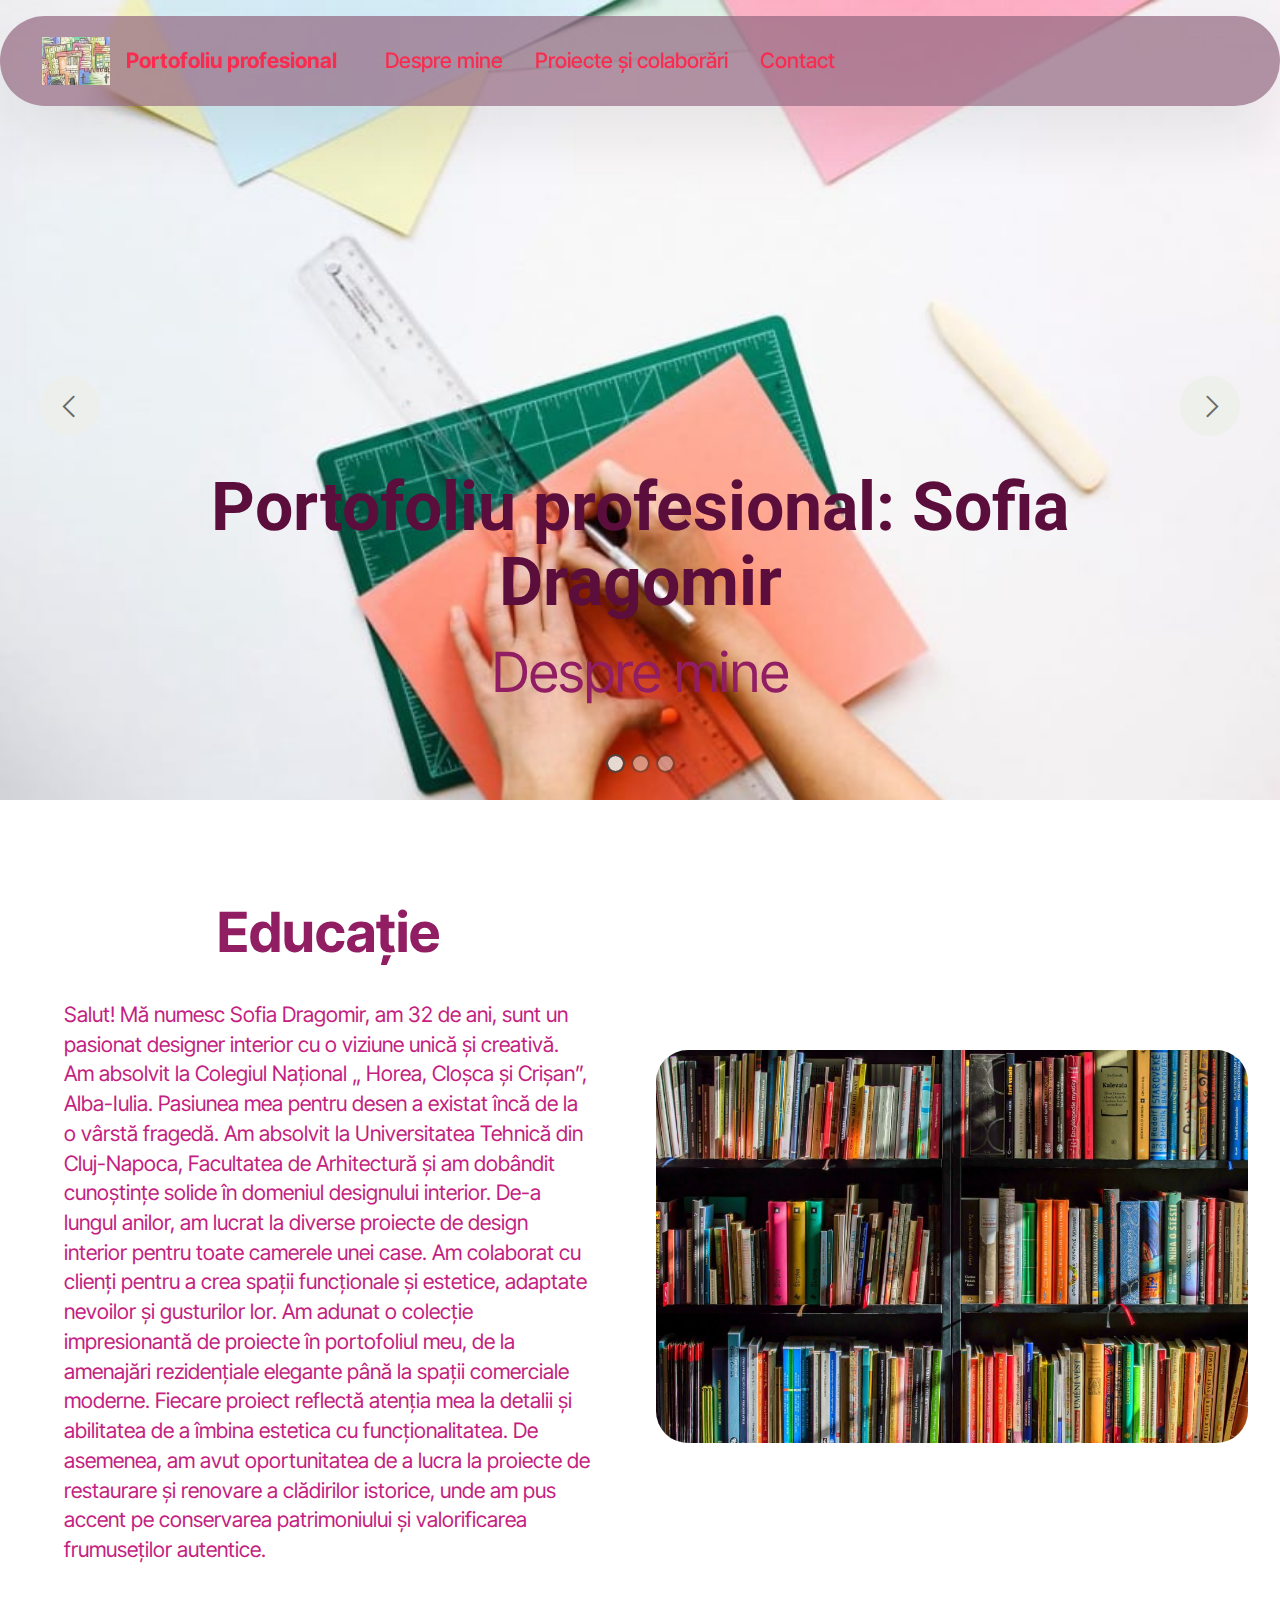
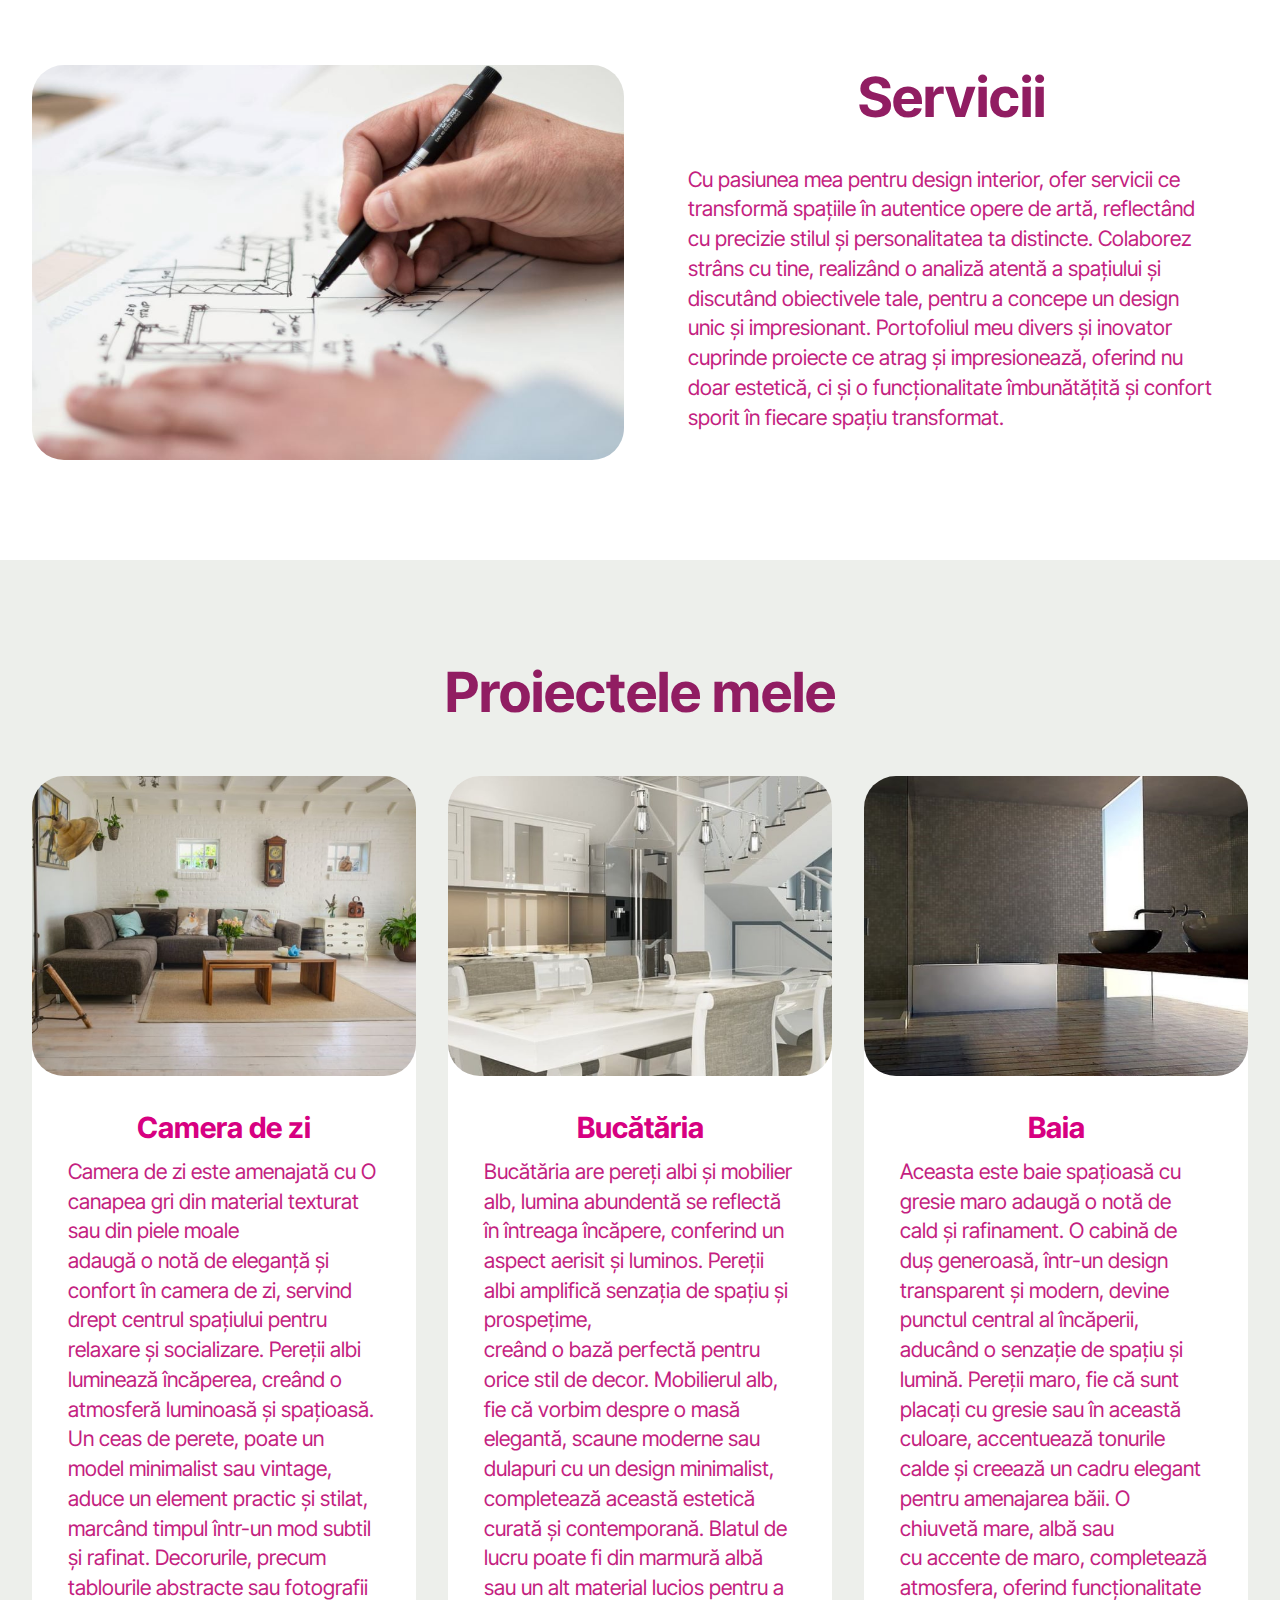
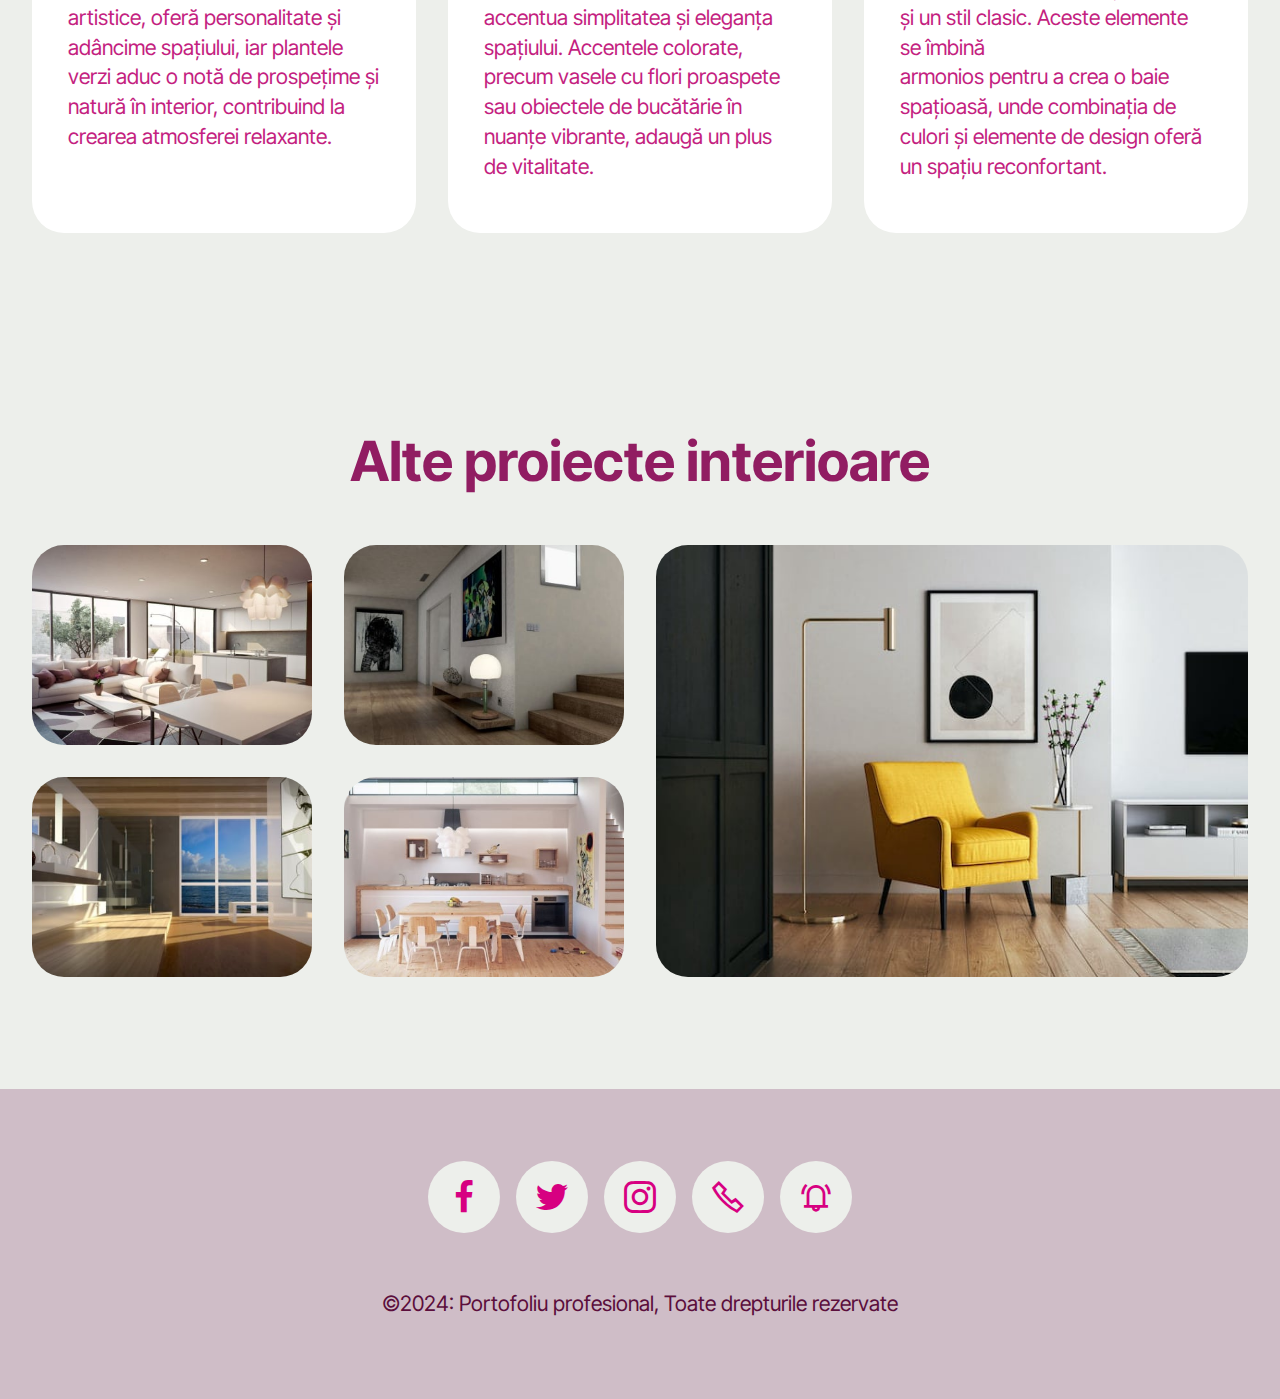
<file: index.html>
<!DOCTYPE html>
<html lang="ro">

<head>

    <meta charset="UTF-8">
    <meta http-equiv="X-UA-Compatible" content="IE=edge">
    <meta name="viewport" content="width=device-width, initial-scale=1, minimum-scale=1">
    <link rel="shortcut icon" href="assets/images/buildings-1398038-1920-111x78.jpg" type="image/x-icon">
    <meta name="description" content="">


    <title>Portofoliu profesional</title>
    <link rel="stylesheet" href="assets/web/assets/mobirise-icons2/mobirise2.css">
    <link rel="stylesheet" href="assets/bootstrap/css/bootstrap.min.css">
    <link rel="stylesheet" href="assets/bootstrap/css/bootstrap-grid.min.css">
    <link rel="stylesheet" href="assets/bootstrap/css/bootstrap-reboot.min.css">
    <link rel="stylesheet" href="assets/dropdown/css/style.css">
    <link rel="stylesheet" href="assets/socicon/css/styles.css">
    <link rel="stylesheet" href="assets/theme/css/style.css">
    <link rel="preload"
        href="https://fonts.googleapis.com/css?family=Roboto:100,100i,300,300i,400,400i,500,500i,700,700i,900,900i&display=swap"
        as="style" onload="this.onload=null;this.rel='stylesheet'">
    <noscript>
        <link rel="stylesheet"
            href="https://fonts.googleapis.com/css?family=Roboto:100,100i,300,300i,400,400i,500,500i,700,700i,900,900i&display=swap">
    </noscript>
    <link rel="preload"
        href="https://fonts.googleapis.com/css?family=Inter+Tight:100,200,300,400,500,600,700,800,900,100i,200i,300i,400i,500i,600i,700i,800i,900i&display=swap"
        as="style" onload="this.onload=null;this.rel='stylesheet'">
    <noscript>
        <link rel="stylesheet"
            href="https://fonts.googleapis.com/css?family=Inter+Tight:100,200,300,400,500,600,700,800,900,100i,200i,300i,400i,500i,600i,700i,800i,900i&display=swap">
    </noscript>
    <link rel="preload" as="style" href="assets/mobirise/css/mbr-additional.css?v=YryHmV">
    <link rel="stylesheet" href="assets/mobirise/css/mbr-additional.css?v=YryHmV" type="text/css">
<style>
    h1{
        color: #5b0e3c;
    }
</style>
</head>

<body>

    <section data-bs-version="5.1" class="menu menu1 cid-u1kILDYaiH" id="menu01-2">


        <nav class="navbar navbar-dropdown navbar-fixed-top navbar-expand-lg">
            <div class="container">
                <div class="navbar-brand">
                    <span class="navbar-logo">
                        <a href="index.html">
                            <img src="assets/images/buildings-1398038-1920-111x78.jpg"
                                alt="multe clădiri pictate în diverse culori:roz, galben, albastru, portocaliu, verde"
                                style="height: 3rem;">
                        </a>
                    </span>
                    <span class="navbar-caption-wrap"><a class="navbar-caption text-secondary text-primary display-4"
                            href="index.html">Portofoliu profesional</a></span>
                </div>
                <button class="navbar-toggler" type="button" data-toggle="collapse" data-bs-toggle="collapse"
                    data-target="#navbarSupportedContent" data-bs-target="#navbarSupportedContent"
                    aria-controls="navbarNavAltMarkup" aria-expanded="false" aria-label="Toggle navigation"></button>
                <div class="hamburger">
                    <span></span>
                    <span></span>
                    <span></span>
                    <span></span>
                </div>

                <div class="collapse navbar-collapse" id="navbarSupportedContent">
                    <ul class="navbar-nav nav-dropdown nav-right" data-app-modern-menu="true">
                        <li class="nav-item">
                            <a class="nav-link link text-secondary text-primary display-4" href="index.html">Despre
                                mine</a>
                        </li>
                        <li class="nav-item">
                            <a class="nav-link link text-secondary text-primary display-4" href="page1.html"
                                aria-expanded="false">Proiecte și colaborări</a>
                        </li>
                        <li class="nav-item">
                            <a class="nav-link link text-secondary text-primary display-4" href="page2.html">Contact</a>
                        </li>
                    </ul>


                </div>
            </div>
        </nav>
    </section>

    <section data-bs-version="5.1" class="slider3 cid-u1kKziyriL" id="slider03-3">

        <div class="carousel slide" id="u1sLxOc8sV" data-interval="5000" data-bs-interval="5000">
            <ol class="carousel-indicators">
                <li data-slide-to="0" data-bs-slide-to="0" class="active" data-target="#u1sLxOc8sV"
                    data-bs-target="#u1sLxOc8sV"></li>
                <li data-slide-to="1" data-bs-slide-to="1" data-target="#u1sLxOc8sV" data-bs-target="#u1sLxOc8sV"></li>
                <li data-slide-to="2" data-bs-slide-to="2" data-target="#u1sLxOc8sV" data-bs-target="#u1sLxOc8sV"></li>
            </ol>
            <div class="carousel-inner">
                <div class="carousel-item slider-image item active">
                    <div class="item-wrapper">
                        <img class="d-block w-100" src="assets/images/desene-819x545.jpg"
                            alt="două mâini care trag o linie cu un liniar pe o foaie portocalie">

                        <div class="carousel-caption">
                            <h1 class="mbr-section-subtitle mbr-fonts-style mb-3 display-1"><strong>Portofoliu
                                    profesional: Sofia Dragomir</strong></h1>
                            <p class="mbr-section-text mbr-fonts-style mb-4 display-2">Despre mine</p>

                        </div>
                    </div>
                </div>
                <div class="carousel-item slider-image item">
                    <div class="item-wrapper">
                        <img class="d-block w-100" src="assets/images/servicii-825x551.jpg"
                            alt="o mână tatuată colorat care ține în mână o mapă albă pe care este scrie Design și be creative">

                        <div class="carousel-caption">

                        </div>
                    </div>
                    <div class="carousel-item slider-image item">
                        <div class="item-wrapper">
                            <img class="d-block w-100" src="assets/images/unelte-765x510.jpg"
                                alt="o mână care are un pix negru cu care deseează pe o foaie albă pe care mai are o schiță">

                        </div>
                    </div>
                </div>
                <a class="carousel-control carousel-control-prev" role="button" data-slide="prev" data-bs-slide="prev"
                    href="#u1sLxOc8sV">
                    <span class="mobi-mbri mobi-mbri-arrow-prev" aria-hidden="true"></span>
                    <span class="sr-only visually-hidden">Previous</span>
                </a>
                <a class="carousel-control carousel-control-next" role="button" data-slide="next" data-bs-slide="next"
                    href="#u1sLxOc8sV">
                    <span class="mobi-mbri mobi-mbri-arrow-next" aria-hidden="true"></span>
                    <span class="sr-only visually-hidden">Next</span>
                </a>
            </div>
    </section>

    <section data-bs-version="5.1" class="features38 cid-u1kTcpwO5t" id="features038-4">


        <div class="container">
            <div class="row justify-content-center">
                <div class="col-12 col-md-12 col-lg">
                    <div class="text-wrapper align-left">
                        <h2 class="mbr-section-title mbr-fonts-style mb-4 display-2"><strong>Educație</strong></h2>
                        <p class="mbr-text align-left mbr-fonts-style mb-4 display-7">Salut! Mă numesc Sofia Dragomir,
                            am 32 de ani, sunt un pasionat designer interior cu o viziune unică și creativă. Am absolvit
                            la Colegiul Național „ Horea, Cloșca și Crișan”, Alba-Iulia. Pasiunea mea pentru desen a
                            existat încă de la o vârstă fragedă. Am absolvit la Universitatea Tehnică din Cluj-Napoca,
                            Facultatea de Arhitectură și am dobândit cunoștințe solide în domeniul designului interior.
                            De-a lungul anilor, am lucrat la diverse proiecte de design interior pentru toate camerele
                            unei case. Am colaborat cu clienți pentru a crea spații funcționale și estetice, adaptate
                            nevoilor și gusturilor lor. Am adunat o colecție impresionantă de proiecte în portofoliul
                            meu, de la amenajări rezidențiale elegante până la spații comerciale moderne. Fiecare
                            proiect reflectă atenția mea la detalii și abilitatea de a îmbina estetica cu
                            funcționalitatea. De asemenea, am avut oportunitatea de a lucra la proiecte de restaurare și
                            renovare a clădirilor istorice, unde am pus accent pe conservarea patrimoniului și
                            valorificarea frumuseților autentice.</p>

                    </div>
                </div>
                <div class="col-12 col-md-12 col-lg-6 image-wrapper">
                    <img class="w-100" src="assets/images/carti-1024x681.jpg"
                        alt=" rafturi negre de cărți delimitate în două și pline de cărți în toate culorile">
                </div>
            </div>
            <div class="row row-reverse justify-content-center">

                <div class="col-12 col-md-12 col-lg">
                    <div class="text-wrapper align-left">
                        <h2 class="mbr-section-title mbr-fonts-style mb-4 display-2"><strong>Servicii</strong></h2>
                        <p class="mbr-text align-left mbr-fonts-style mb-4 display-7">Cu pasiunea mea pentru design
                            interior, ofer servicii ce transformă spațiile în autentice opere de artă, reflectând cu
                            precizie stilul și personalitatea ta distincte. Colaborez strâns cu tine, realizând o
                            analiză atentă a spațiului și discutând obiectivele tale, pentru a concepe un design unic și
                            impresionant. Portofoliul meu divers și inovator cuprinde proiecte ce atrag și
                            impresionează, oferind nu doar estetică, ci și o funcționalitate îmbunătățită și confort
                            sporit în fiecare spațiu transformat.</p>

                    </div>
                </div>
                <div class="col-12 col-md-12 col-lg-6 image-wrapper">
                    <img class="w-100" src="assets/images/manual1-1024x683.jpg"
                        alt="o mână care are un pix negru cu care deseează pe o foaie albă pe care mai are o schiță">
                </div>
            </div>

        </div>
    </section>

    <section data-bs-version="5.1" class="features4 start cid-u1l8SDbvMs" id="features04-a">


        <div class="container">
            <div class="row justify-content-center">
                <div class="col-12 content-head">
                    <div class="mbr-section-head mb-5">
                        <h2 class="mbr-section-title mbr-fonts-style align-center mb-0 display-2"><strong>Proiectele
                                mele</strong></h2>


                    </div>
                </div>
            </div>
            <div class="row">
                <div class="item features-image col-12 col-md-6 col-lg-4">
                    <div class="item-wrapper">
                        <div class="item-img">
                            <img src="assets/images/living-759x502.jpg"
                                alt="o cameră de zi cu o canapea gri, pereții albi și un ceas pe perete lângă două geamuri">
                        </div>
                        <div class="item-content">
                            <h3 class="item-title mbr-fonts-style display-5"><strong>Camera de zi</strong></h3>
                            <p class="mbr-text mbr-fonts-style display-7">Camera de zi este amenajată cu O canapea gri
                                din material texturat sau din piele moale
                                <br> adaugă o notă de eleganță și confort în camera de zi, servind drept centrul
                                spațiului pentru relaxare și socializare. Pereții albi luminează încăperea, creând o
                                atmosferă luminoasă și spațioasă. Un ceas de perete, poate un model minimalist sau
                                vintage, aduce un element practic și stilat, marcând timpul într-un mod subtil și
                                rafinat. Decorurile, precum tablourile abstracte sau fotografii
                                <br> artistice, oferă personalitate și adâncime spațiului, iar plantele verzi aduc o
                                notă de prospețime și natură în interior, contribuind la crearea atmosferei relaxante.
                            </p>

                        </div>

                    </div>
                </div>
                <div class="item features-image col-12 col-md-6 col-lg-4">
                    <div class="item-wrapper">
                        <div class="item-img">
                            <img src="assets/images/bucatarie-759x482.jpg"
                                alt="o bucatarie cu pereții albi și mobilier alb combinat cu crem">
                        </div>
                        <div class="item-content">
                            <h3 class="item-title mbr-fonts-style display-5"><strong>Bucătăria</strong></h3>
                            <p class="mbr-text mbr-fonts-style display-7">Bucătăria are pereți albi și mobilier alb,
                                lumina abundentă se reflectă în întreaga încăpere, conferind un aspect aerisit și
                                luminos. Pereții albi amplifică senzația de spațiu și prospețime,
                                <br> creând o bază perfectă pentru orice stil de decor. Mobilierul alb, fie că vorbim
                                despre o masă elegantă, scaune moderne sau dulapuri cu un design minimalist, completează
                                această estetică curată și contemporană. Blatul de lucru poate fi din marmură albă sau
                                un alt material lucios pentru a accentua simplitatea și eleganța spațiului. Accentele
                                colorate, precum vasele cu flori proaspete sau obiectele de bucătărie în nuanțe
                                vibrante, adaugă un plus de vitalitate.
                            </p>

                        </div>
                    </div>
                </div>
                <div class="item features-image col-12 col-md-6 col-lg-4">
                    <div class="item-wrapper">
                        <div class="item-img">
                            <img src="assets/images/baie-759x482.jpg"
                                alt="o baie cu podea maro, un duș cu pereți de sticlă și o chiuvetă cu maro">
                        </div>
                        <div class="item-content">
                            <h3 class="item-title mbr-fonts-style display-5">
                                <strong>Baia</strong>
                            </h3>
                            <p class="mbr-text mbr-fonts-style display-7">Aceasta este baie spațioasă cu gresie maro
                                adaugă o notă de cald și rafinament. O cabină de duș generoasă, într-un design
                                transparent și modern, devine punctul central al încăperii,
                                <br> aducând o senzație de spațiu și lumină. Pereții maro, fie că sunt placați cu gresie
                                sau în această culoare, accentuează tonurile calde și creează un cadru elegant pentru
                                amenajarea băii. O chiuvetă mare, albă sau
                                <br> cu accente de maro, completează atmosfera, oferind funcționalitate și un stil
                                clasic. Aceste elemente se îmbină
                                <br> armonios pentru a crea o baie spațioasă, unde combinația de culori și elemente de
                                design oferă un spațiu reconfortant.<br>
                            </p>

                        </div>
                    </div>
                </div>
            </div>
        </div>
    </section>

    <section data-bs-version="5.1" class="gallery05 cid-u1l96TRVGu" id="gallery05-b">


        <div class="container">
            <div class="row justify-content-center">
                <div class="col-md-12 content-head mb-5">
                    <h2 class="mbr-section-title mbr-fonts-style mb-0 display-2"><strong>Alte proiecte
                            interioare</strong></h2>

                </div>
            </div>
            <div class="row justify-content-center  blockContent">
                <div class="col-12 col-lg-6">
                    <div class="row">
                        <div class="col-xs-12 col-sm-12 col-md-6 col-lg-6 active">
                            <div class="item-wrapper">
                                <div class="item-img">
                                    <img src="assets/images/galerie1-553x311.jpg"
                                        alt="o cameră cu mobilă de culoare crem, o masă cu scaune și o canapea" title=""
                                        data-slide-to="0" data-bs-slide-to="0" class="smallImage">
                                </div>

                            </div>
                        </div>
                        <div class="col-md-6 col-xs-12 col-sm-12 col-lg-6">
                            <div class="item-wrapper">
                                <div class="item-img">
                                    <img src="assets/images/hallway-553x295.jpg"
                                        alt="un hol cu podea maro și două tablouri pictate, cu pereții albi și o lampă"
                                        title="" data-slide-to="1" data-bs-slide-to="1" class="smallImage">
                                </div>

                            </div>
                        </div>
                        <div class="col-xs-12 col-sm-12 col-md-6 col-lg-6">
                            <div class="item-wrapper">
                                <div class="item-img">
                                    <img src="assets/images/galerie2-553x277.jpg"
                                        alt="o baie cu podea maro deschis, cu un geam mare și o cabină de duș" title=""
                                        data-slide-to="2" data-bs-slide-to="2" class="smallImage">
                                </div>
                            </div>
                        </div>
                        <div class="col-xs-12 col-sm-12 col-md-6 col-lg-6">
                            <div class="item-wrapper">
                                <div class="item-img">
                                    <img src="assets/images/galerie4-553x311.jpg"
                                        alt="o bucătărie cu mobilier crem o masă cu sașe scaune și parchet maro deschis"
                                        title="" data-slide-to="3" data-bs-slide-to="3" class="smallImage">
                                </div>
                            </div>
                        </div>
                    </div>
                </div>
                <div class="col-12 col-lg-6">
                    <div class="item-wrapper">
                        <div class="item-img ">
                            <img class="w-100 largeImage" src="assets/images/galeriee-640x565.jpg"
                                alt="o cameră cu parchet maro, o canapea muștar, un dulap negru și un tablou lângă o lampă"
                                data-slide-to="3" data-bs-slide-to="3">
                        </div>

                    </div>
                </div>
            </div>
        </div>
    </section>

    <section data-bs-version="5.1" class="footer3 cid-u1l9hcAdVJ"  id="footer03-c">


        <div class="container">
            <div class="row">


                <div class="col-12 mt-4">
                    <div class="social-row">
                        <div class="soc-item">
                            <a href="https://www.facebook.com/fspac.ubb/" target="_blank">
                                <span class="mbr-iconfont display-7 socicon-facebook socicon"></span>
                            </a>
                        </div>
                        <div class="soc-item">
                            <a href="https://twitter.com/?lang=en" target="_blank">
                                <span class="mbr-iconfont socicon-twitter socicon"></span>
                            </a>
                        </div>
                        <div class="soc-item">
                            <a href="https://www.instagram.com/fspac/?hl=en" target="_blank">
                                <span class="mbr-iconfont socicon-instagram socicon"></span>
                            </a>
                        </div>
                        <div class="soc-item">
                            <a href="https://fspac.ubbcluj.ro/ro/footer/contact" target="_blank">
                                <span class="mbr-iconfont mobi-mbri-phone mobi-mbri"></span>
                            </a>
                        </div>
                        <div class="soc-item">
                            <a href="https://fspac.online/" target="_blank">
                                <span class="mbr-iconfont mobi-mbri-alert mobi-mbri"></span>
                            </a>
                        </div>
                    </div>
                </div>
                <div class="col-12 mt-5">
                    <p class="mbr-fonts-style copyright display-7">
                        ©2024: Portofoliu profesional, Toate drepturile rezervate</p>
                </div>
            </div>
        </div>
    </section>

    <script src="assets/bootstrap/js/bootstrap.bundle.min.js"></script>
    <script src="assets/smoothscroll/smooth-scroll.js"></script>
    <script src="assets/ytplayer/index.js"></script>
    <script src="assets/dropdown/js/navbar-dropdown.js"></script>
    <script src="assets/theme/js/script.js"></script>


</body>

</html>
</file>
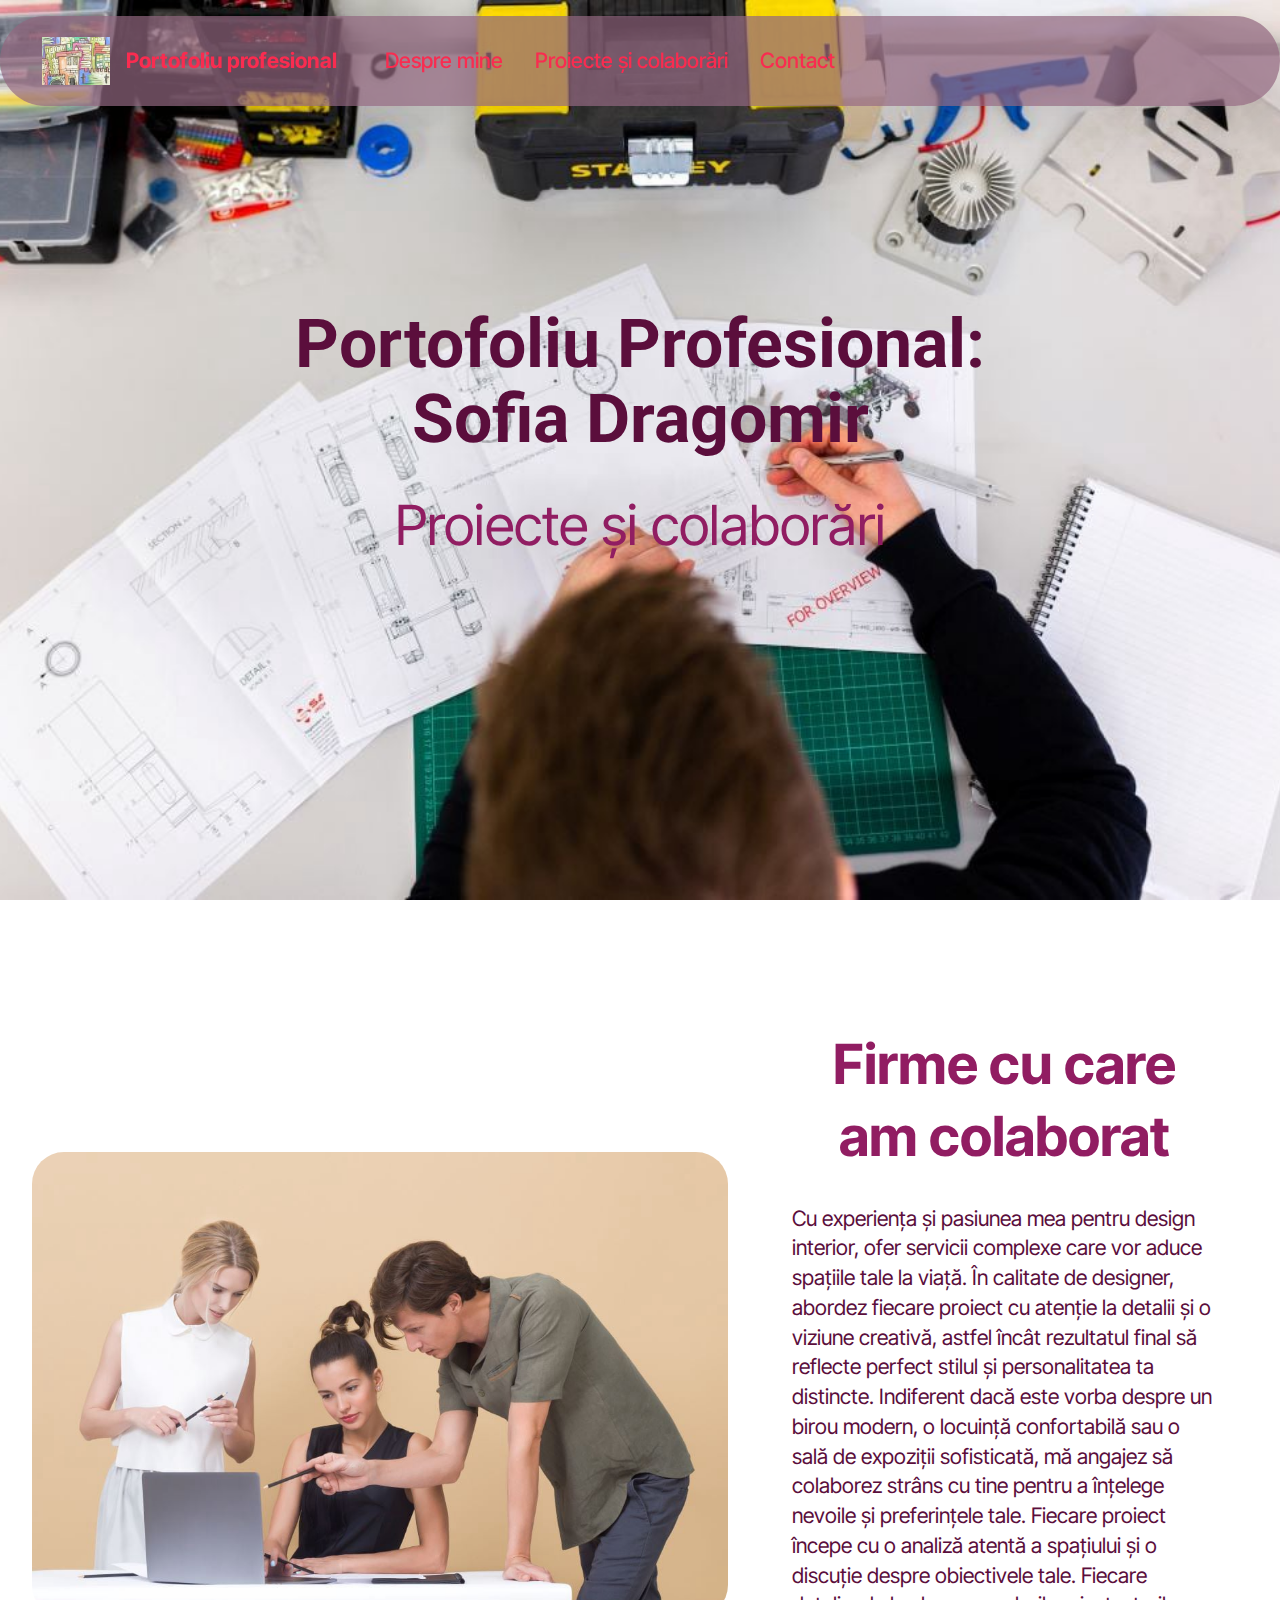
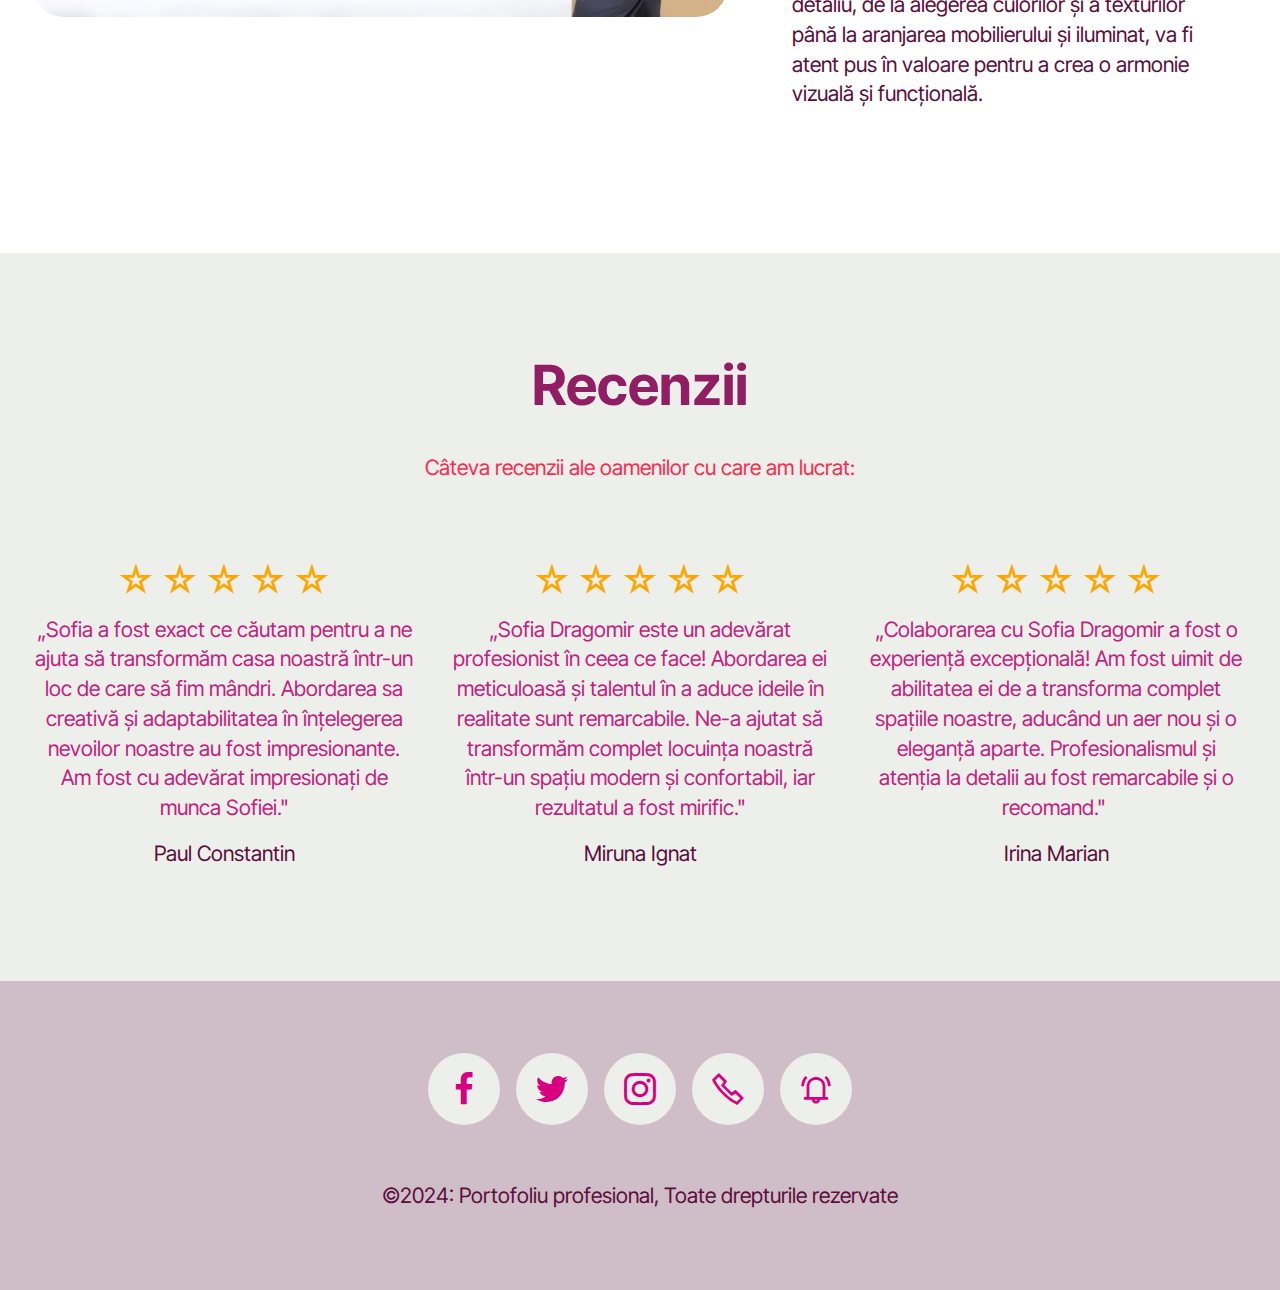
<file: page1.html>
<!DOCTYPE html>
<html>

<head>
	<meta charset="UTF-8">
	<meta http-equiv="X-UA-Compatible" content="IE=edge">
	<meta name="generator" content="Mobirise v5.9.13, mobirise.com">
	<meta name="viewport" content="width=device-width, initial-scale=1, minimum-scale=1">
	<link rel="shortcut icon" href="assets/images/buildings-1398038-1920-111x78.jpg" type="image/x-icon">
	<meta name="description" content="">


	<title>Colaborări</title>
	<link rel="stylesheet" href="assets/web/assets/mobirise-icons2/mobirise2.css">
	<link rel="stylesheet" href="assets/bootstrap/css/bootstrap.min.css">
	<link rel="stylesheet" href="assets/bootstrap/css/bootstrap-grid.min.css">
	<link rel="stylesheet" href="assets/bootstrap/css/bootstrap-reboot.min.css">
	<link rel="stylesheet" href="assets/dropdown/css/style.css">
	<link rel="stylesheet" href="assets/socicon/css/styles.css">
	<link rel="stylesheet" href="assets/theme/css/style.css">
	<link rel="preload"
		href="https://fonts.googleapis.com/css?family=Roboto:100,100i,300,300i,400,400i,500,500i,700,700i,900,900i&display=swap"
		as="style" onload="this.onload=null;this.rel='stylesheet'">
	<noscript>
		<link rel="stylesheet"
			href="https://fonts.googleapis.com/css?family=Roboto:100,100i,300,300i,400,400i,500,500i,700,700i,900,900i&display=swap">
	</noscript>
	<link rel="preload"
		href="https://fonts.googleapis.com/css?family=Inter+Tight:100,200,300,400,500,600,700,800,900,100i,200i,300i,400i,500i,600i,700i,800i,900i&display=swap"
		as="style" onload="this.onload=null;this.rel='stylesheet'">
	<noscript>
		<link rel="stylesheet"
			href="https://fonts.googleapis.com/css?family=Inter+Tight:100,200,300,400,500,600,700,800,900,100i,200i,300i,400i,500i,600i,700i,800i,900i&display=swap">
	</noscript>
	<link rel="preload" as="style" href="assets/mobirise/css/mbr-additional.css?v=pULHqC">
	<link rel="stylesheet" href="assets/mobirise/css/mbr-additional.css?v=pULHqC" type="text/css">




</head>

<body>

	<section data-bs-version="5.1" class="menu menu1 cid-u1kILDYaiH" id="menu01-f">


		<nav class="navbar navbar-dropdown navbar-fixed-top navbar-expand-lg">
			<div class="container">
				<div class="navbar-brand">
					<span class="navbar-logo">
						<a href="index.html">
							<img src="assets/images/buildings-1398038-1920-111x78.jpg"
								alt="multe clădiri pictate în diverse culori:roz, galben, albastru, portocaliu, verde"
								style="height: 3rem;">
						</a>
					</span>
					<span class="navbar-caption-wrap"><a class="navbar-caption text-secondary text-primary display-4"
							href="index.html">Portofoliu profesional</a></span>
				</div>
				<button class="navbar-toggler" type="button" data-toggle="collapse" data-bs-toggle="collapse"
					data-target="#navbarSupportedContent" data-bs-target="#navbarSupportedContent"
					aria-controls="navbarNavAltMarkup" aria-expanded="false" aria-label="Toggle navigation">
				</button>
				<div class="hamburger">
					<span></span>
					<span></span>
					<span></span>
					<span></span>
				</div>
				<div class="collapse navbar-collapse" id="navbarSupportedContent">
					<ul class="navbar-nav nav-dropdown nav-right" data-app-modern-menu="true">
						<li class="nav-item">
							<a class="nav-link link text-secondary text-primary display-4" href="index.html">Despre
								mine</a>
						</li>
						<li class="nav-item">
							<a class="nav-link link text-secondary text-primary display-4" href="page1.html"
								aria-expanded="false">Proiecte și colaborări</a>
						</li>
						<li class="nav-item">
							<a class="nav-link link text-secondary text-primary display-4" href="page2.html">Contact</a>
						</li>
					</ul>


				</div>
			</div>
		</nav>
	</section>

	<section data-bs-version="5.1" class="header09 startm5 cid-u1rdaDqQwj mbr-fullscreen" id="header09-p">



		<div class="container-fluid">
			<div class="row">
				<div class="content-wrap col-12 col-md-9">
					<h1 class="mbr-section-title mbr-fonts-style mbr-white mb-4 display-1"><strong>Portofoliu
							Profesional: Sofia Dragomir</strong></h1>

					<p class="mbr-fonts-style mbr-text mbr-white mb-4 display-2">
						Proiecte și colaborări</p>

				</div>
			</div>
		</div>
	</section>

	<section data-bs-version="5.1" class="start article2 cid-u1mO2y8W7s" id="article02-j">

		<div class="container">
			<div class="row justify-content-center">
				<div class="col-12 col-md-12 col-lg-7 image-wrapper">
					<img class="w-100" src="assets/images/colaborari-1024x683.jpg"
						alt="două femei și un bărbat care își îndreaptă creioanele în spre un laptop">
				</div>
				<div class="col-12 col-md-12 col-lg">
					<div class="text-wrapper align-left">
						<h2 class="mbr-section-title mbr-fonts-style mb-4 display-2"><strong>Firme cu care am
								colaborat</strong></h2>
						<p class="mbr-text align-left mbr-fonts-style mb-4 display-7">Cu experiența și pasiunea mea
							pentru design interior, ofer servicii complexe care vor aduce spațiile tale la viață. În
							calitate de designer, abordez fiecare proiect cu atenție la detalii și o viziune creativă,
							astfel încât rezultatul final să reflecte perfect stilul și personalitatea ta distincte.
							Indiferent dacă este vorba despre un birou modern, o locuință confortabilă sau o sală de
							expoziții sofisticată, mă angajez să colaborez strâns cu tine pentru a înțelege nevoile și
							preferințele tale. Fiecare proiect începe cu o analiză atentă a spațiului și o discuție
							despre obiectivele tale. Fiecare detaliu, de la alegerea culorilor și a texturilor până la
							aranjarea mobilierului și iluminat, va fi atent pus în valoare pentru a crea o armonie
							vizuală și funcțională.&nbsp;</p>

					</div>
				</div>
			</div>
		</div>
	</section>

	<section data-bs-version="5.1" class="people02 cid-u1mO70GV76" id="people02-k">

		<div class="container">
			<div class="row mb-5 justify-content-center">
				<div class="col-12 content-head">
					<h2 class="mbr-section-title mbr-fonts-style align-center mb-4 display-2"><strong>Recenzii</strong>
					</h2>
					<h3 class="mbr-section-subtitle mbr-fonts-style align-center mb-4 display-7">Câteva recenzii ale
						oamenilor cu care am lucrat:</h3>
				</div>
			</div>
			<div class="row">
				<div class="item features-without-image col-12 col-md-6 col-lg-4 mb-5 active">
					<div class="item-wrapper">
						<div class="card-box align-center">
							<div class="iconfont-wrapper mb-3">
								<span class="mbr-iconfont mobi-mbri-star mobi-mbri"
									style="color: rgb(255, 166, 0); fill: rgb(255, 166, 0);"></span>
								<span class="mbr-iconfont mobi-mbri-star mobi-mbri"
									style="color: rgb(255, 166, 0); fill: rgb(255, 166, 0);"></span>
								<span class="mbr-iconfont mobi-mbri-star mobi-mbri"
									style="color: rgb(255, 166, 0); fill: rgb(255, 166, 0);"></span>
								<span class="mbr-iconfont mobi-mbri-star mobi-mbri"
									style="color: rgb(255, 166, 0); fill: rgb(255, 166, 0);"></span>
								<span class="mbr-iconfont mobi-mbri-star mobi-mbri"
									style="color: rgb(255, 166, 0); fill: rgb(255, 166, 0);"></span>
							</div>
							<p class="card-title mbr-fonts-style mb-3 display-7">„Sofia a fost exact ce căutam pentru a
								ne ajuta să transformăm casa noastră într-un loc de care să fim mândri. Abordarea sa
								creativă și adaptabilitatea în înțelegerea nevoilor noastre au fost impresionante. Am
								fost cu adevărat impresionați de munca Sofiei."
							</p>
							<h4 class="card-text mbr-fonts-style mb-0 display-7">Paul Constantin</h4>
						</div>
					</div>
				</div>

				<div class="item features-without-image col-12 col-md-6 col-lg-4 mb-5">
					<div class="item-wrapper">
						<div class="card-box align-center">
							<div class="iconfont-wrapper mb-3">
								<span class="mbr-iconfont mobi-mbri-star mobi-mbri"
									style="color: rgb(255, 166, 0); fill: rgb(255, 166, 0);"></span>
								<span class="mbr-iconfont mobi-mbri-star mobi-mbri"
									style="color: rgb(255, 166, 0); fill: rgb(255, 166, 0);"></span>
								<span class="mbr-iconfont mobi-mbri-star mobi-mbri"
									style="color: rgb(255, 166, 0); fill: rgb(255, 166, 0);"></span>
								<span class="mbr-iconfont mobi-mbri-star mobi-mbri"
									style="color: rgb(255, 166, 0); fill: rgb(255, 166, 0);"></span>
								<span class="mbr-iconfont mobi-mbri-star mobi-mbri"
									style="color: rgb(255, 166, 0); fill: rgb(255, 166, 0);"></span>
							</div>
							<p class="card-title mbr-fonts-style mb-3 display-7">„Sofia
								Dragomir este un adevărat profesionist în ceea ce face! Abordarea ei meticuloasă
								și talentul în a aduce ideile în realitate sunt remarcabile. Ne-a ajutat să
								transformăm complet locuința noastră într-un spațiu modern și confortabil, iar
								rezultatul a fost mirific."</p>
							<h4 class="card-text mbr-fonts-style mb-0 display-7">Miruna Ignat</h4>
						</div>
					</div>
				</div>
				<div class="item features-without-image col-12 col-md-6 col-lg-4 mb-5">
					<div class="item-wrapper">
						<div class="card-box align-center">
							<div class="iconfont-wrapper mb-3">
								<span class="mbr-iconfont mobi-mbri-star mobi-mbri"
									style="color: rgb(255, 166, 0); fill: rgb(255, 166, 0);"></span>
								<span class="mbr-iconfont mobi-mbri-star mobi-mbri"
									style="color: rgb(255, 166, 0); fill: rgb(255, 166, 0);"></span>
								<span class="mbr-iconfont mobi-mbri-star mobi-mbri"
									style="color: rgb(255, 166, 0); fill: rgb(255, 166, 0);"></span>
								<span class="mbr-iconfont mobi-mbri-star mobi-mbri"
									style="color: rgb(255, 166, 0); fill: rgb(255, 166, 0);"></span>
								<span class="mbr-iconfont mobi-mbri-star mobi-mbri"
									style="color: rgb(255, 166, 0); fill: rgb(255, 166, 0);"></span>
							</div>
							<p class="card-title mbr-fonts-style mb-3 display-7">„Colaborarea cu Sofia Dragomir a fost
								o experiență excepțională! Am fost uimit de abilitatea ei de a transforma complet
								spațiile noastre, aducând un aer nou și o eleganță aparte. Profesionalismul și atenția
								la detalii au fost remarcabile și o recomand."&nbsp;</p>
							<h4 class="card-text mbr-fonts-style mb-0 display-7">Irina Marian</h4>
						</div>
					</div>
				</div>
			</div>
			<div class="row mt-0 mt-md-5">

			</div>
		</div>
	</section>

	<section data-bs-version="5.1" class="footer3 cid-u1l9hcAdVJ" id="footer03-g">


		<div class="container">
			<div class="row">


				<div class="col-12 mt-4">
					<div class="social-row">
						<div class="soc-item">
							<a href="https://www.facebook.com/fspac.ubb/" target="_blank">
								<span class="mbr-iconfont display-7 socicon-facebook socicon"></span>
							</a>
						</div>
						<div class="soc-item">
							<a href="https://twitter.com/?lang=en" target="_blank">
								<span class="mbr-iconfont socicon-twitter socicon"></span>
							</a>
						</div>
						<div class="soc-item">
							<a href="https://www.instagram.com/fspac/?hl=en" target="_blank">
								<span class="mbr-iconfont socicon-instagram socicon"></span>
							</a>
						</div>
						<div class="soc-item">
							<a href="https://fspac.ubbcluj.ro/ro/footer/contact" target="_blank">
								<span class="mbr-iconfont mobi-mbri-phone mobi-mbri"></span>
							</a>
						</div>
						<div class="soc-item">
							<a href="https://fspac.online/" target="_blank">
								<span class="mbr-iconfont mobi-mbri-alert mobi-mbri"></span>
							</a>
						</div>
					</div>
				</div>
				<div class="col-12 mt-5">
					<p class="mbr-fonts-style copyright display-7">
						©2024: Portofoliu profesional, Toate drepturile rezervate</p>
				</div>
			</div>
		</div>
	</section>
	<script src="assets/bootstrap/js/bootstrap.bundle.min.js"></script>
	<script src="assets/smoothscroll/smooth-scroll.js"></script>
	<script src="assets/ytplayer/index.js"></script>
	<script src="assets/dropdown/js/navbar-dropdown.js"></script>
	<script src="assets/theme/js/script.js"></script>


</body>

</html>
</file>
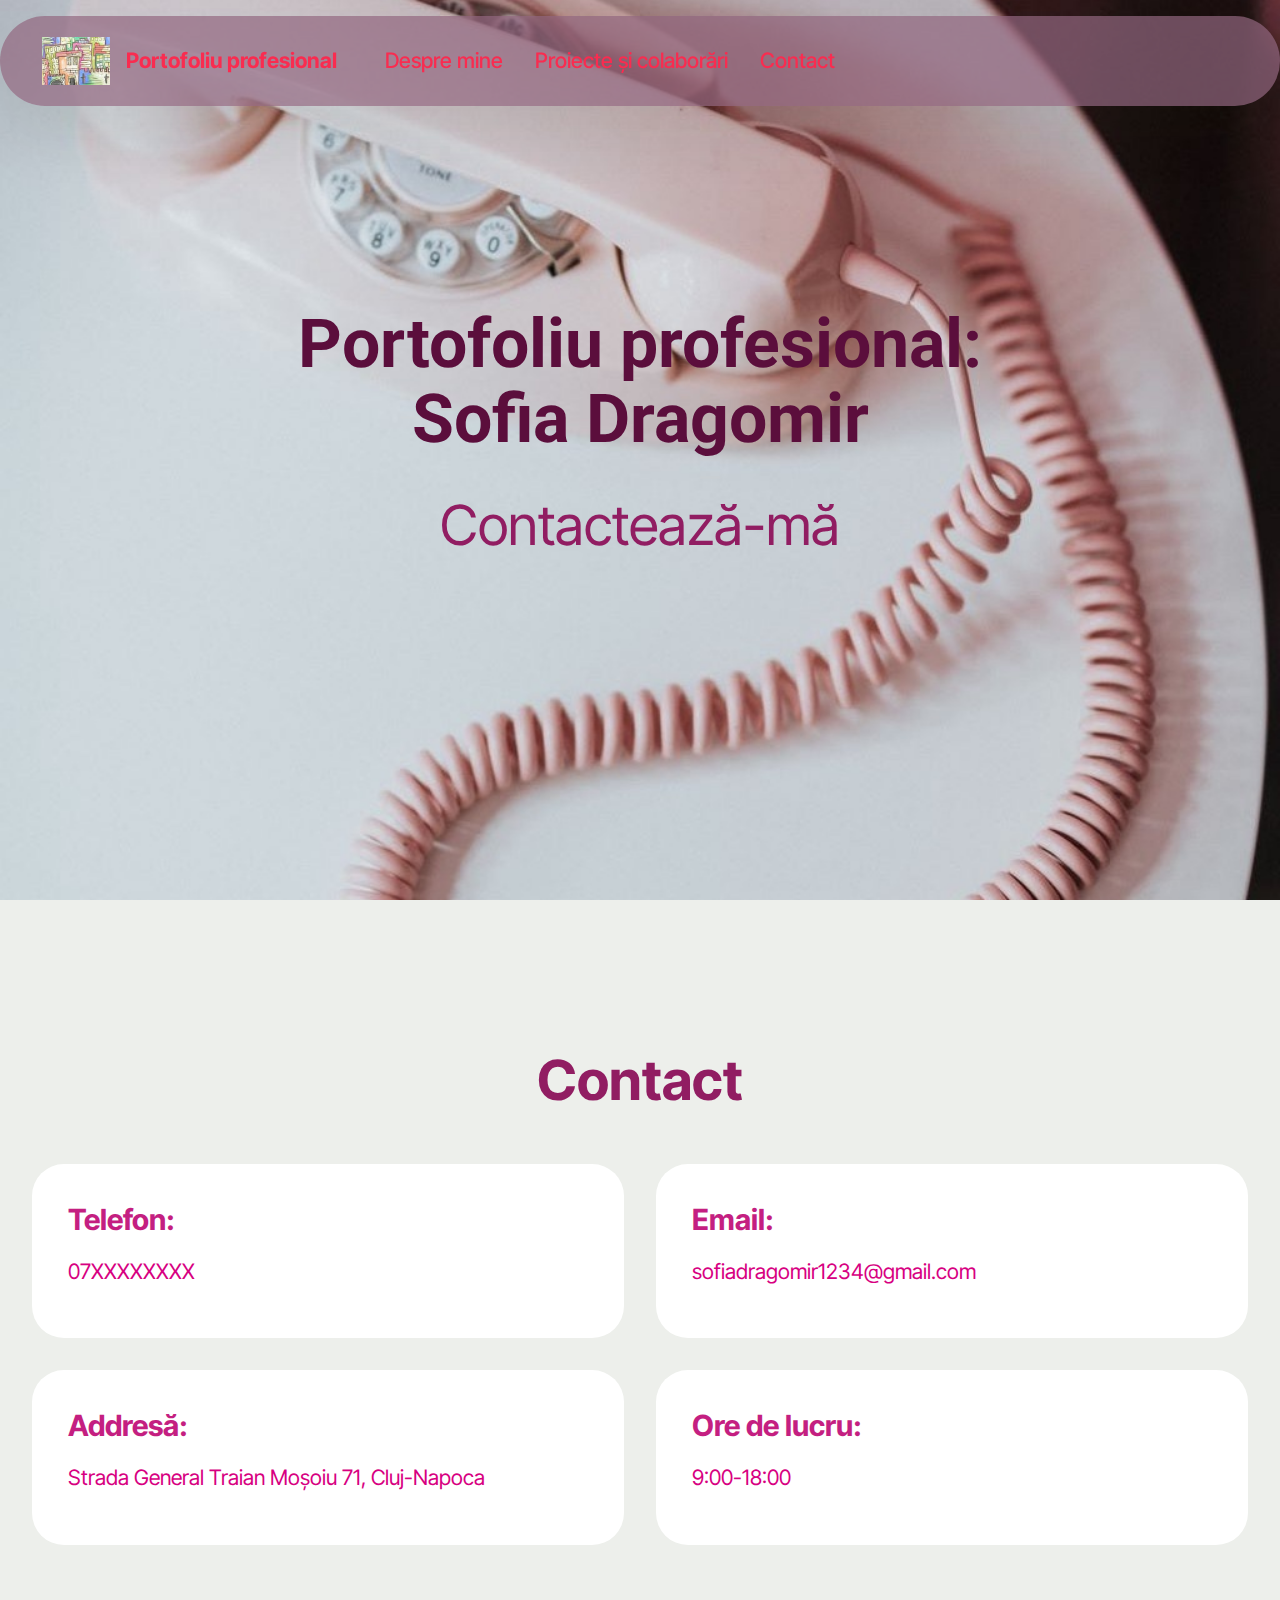
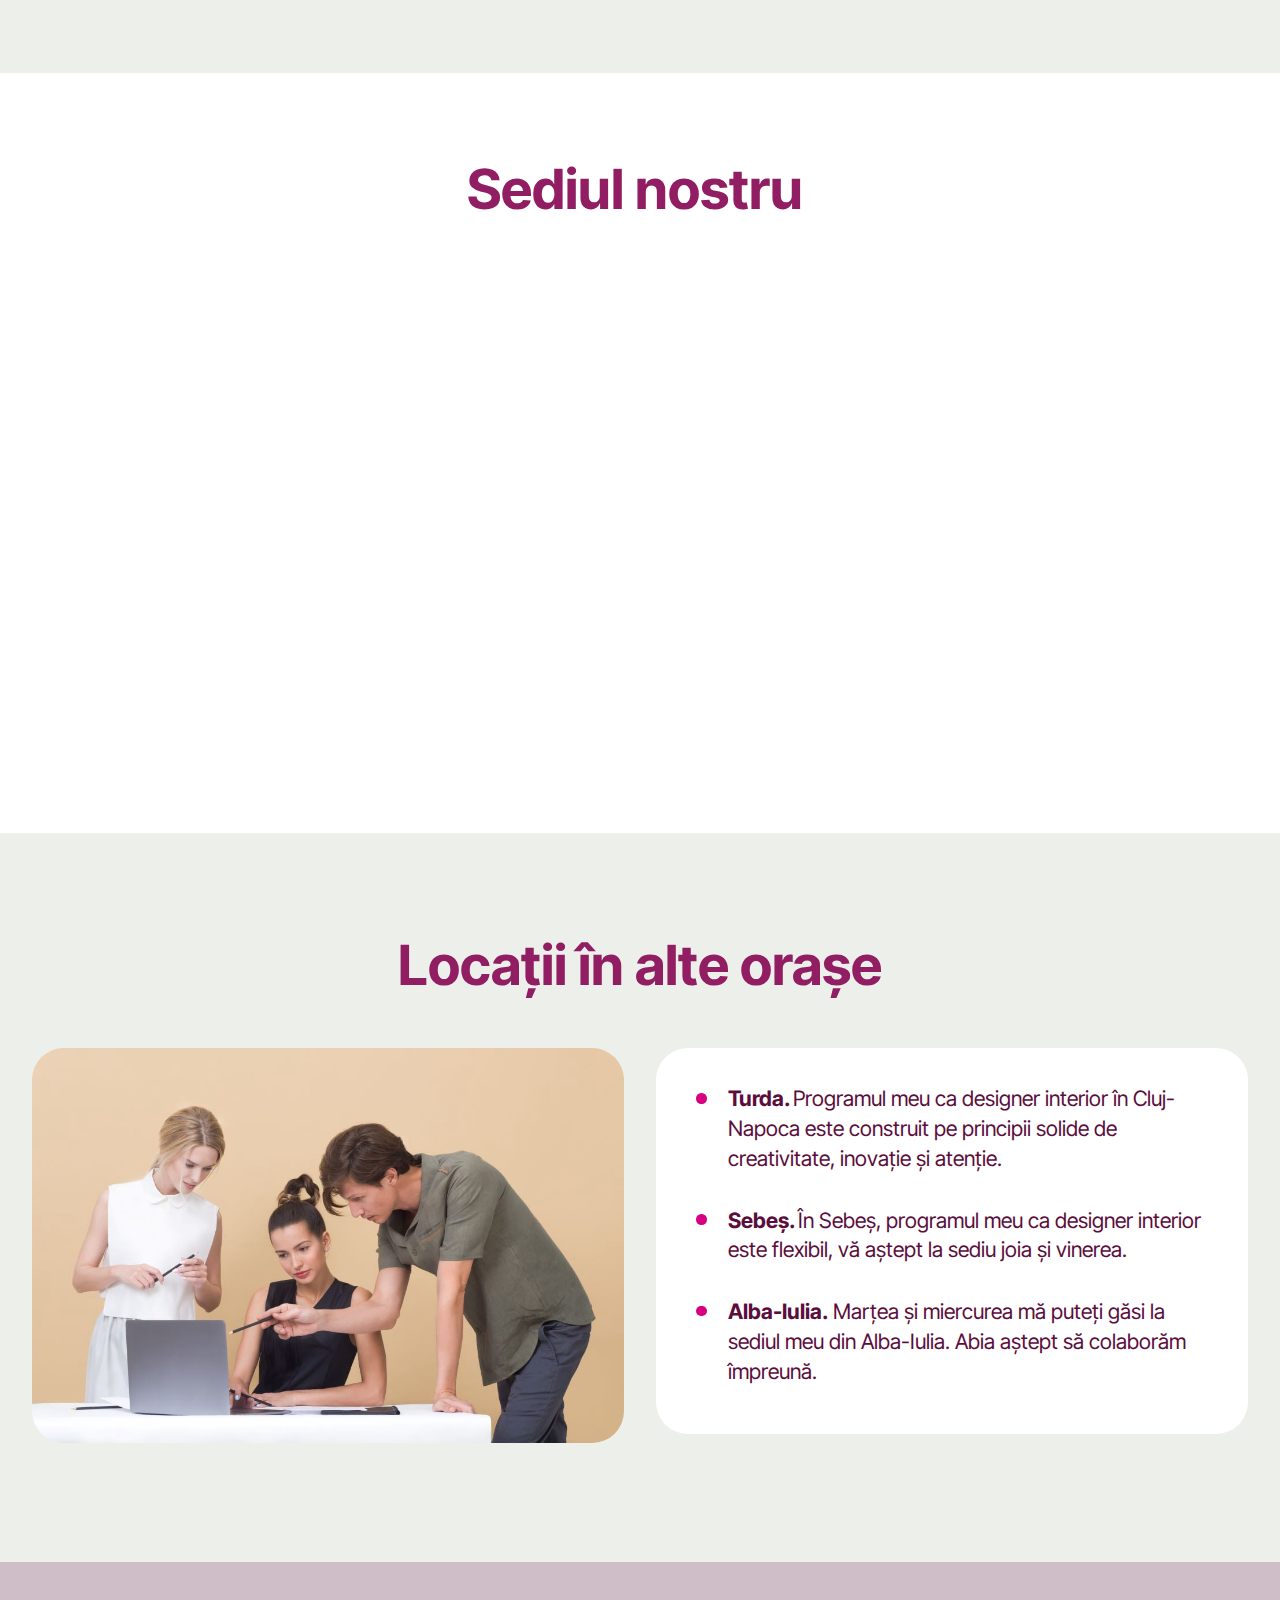
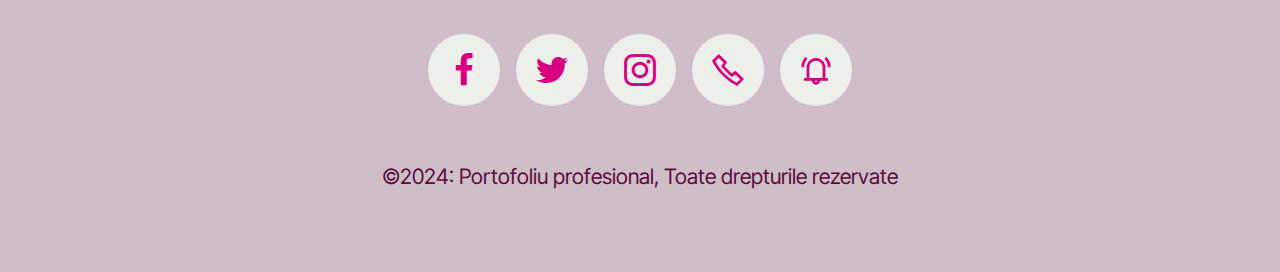
<file: page2.html>
<!DOCTYPE html>
<html lang="ro">

<head>
    <meta charset="UTF-8">
    <meta http-equiv="X-UA-Compatible" content="IE=edge">
    <meta name="generator" content="Mobirise v5.9.13, mobirise.com">
    <meta name="viewport" content="width=device-width, initial-scale=1, minimum-scale=1">
    <link rel="shortcut icon" href="assets/images/buildings-1398038-1920-111x78.jpg" type="image/x-icon">
    <meta name="description" content="">


    <title>Contact</title>
    <link rel="stylesheet" href="assets/web/assets/mobirise-icons2/mobirise2.css">
    <link rel="stylesheet" href="assets/bootstrap/css/bootstrap.min.css">
    <link rel="stylesheet" href="assets/bootstrap/css/bootstrap-grid.min.css">
    <link rel="stylesheet" href="assets/bootstrap/css/bootstrap-reboot.min.css">
    <link rel="stylesheet" href="assets/dropdown/css/style.css">
    <link rel="stylesheet" href="assets/socicon/css/styles.css">
    <link rel="stylesheet" href="assets/theme/css/style.css">
    <link rel="preload"
        href="https://fonts.googleapis.com/css?family=Roboto:100,100i,300,300i,400,400i,500,500i,700,700i,900,900i&display=swap"
        as="style" onload="this.onload=null;this.rel='stylesheet'">
    <noscript>
        <link rel="stylesheet"
            href="https://fonts.googleapis.com/css?family=Roboto:100,100i,300,300i,400,400i,500,500i,700,700i,900,900i&display=swap">
    </noscript>
    <link rel="preload"
        href="https://fonts.googleapis.com/css?family=Inter+Tight:100,200,300,400,500,600,700,800,900,100i,200i,300i,400i,500i,600i,700i,800i,900i&display=swap"
        as="style" onload="this.onload=null;this.rel='stylesheet'">
    <noscript>
        <link rel="stylesheet"
            href="https://fonts.googleapis.com/css?family=Inter+Tight:100,200,300,400,500,600,700,800,900,100i,200i,300i,400i,500i,600i,700i,800i,900i&display=swap">
    </noscript>
    <link rel="preload" as="style" href="assets/mobirise/css/mbr-additional.css?v=W6hTUZ">
    <link rel="stylesheet" href="assets/mobirise/css/mbr-additional.css?v=W6hTUZ" type="text/css">




</head>

<body>

    <section data-bs-version="5.1" class="menu menu1 cid-u1kILDYaiH" id="menu01-h">


        <nav class="navbar navbar-dropdown navbar-fixed-top navbar-expand-lg">
            <div class="container">
                <div class="navbar-brand">
                    <span class="navbar-logo">
                        <a href="index.html">
                            <img src="assets/images/buildings-1398038-1920-111x78.jpg"
                                alt="multe clădiri pictate în diverse culori:roz, galben, albastru, portocaliu, verde"
                                style="height: 3rem;">
                        </a>
                    </span>
                    <span class="navbar-caption-wrap"><a class="navbar-caption text-secondary text-primary display-4"
                            href="index.html">Portofoliu profesional</a></span>
                </div>
                <button class="navbar-toggler" type="button" data-toggle="collapse" data-bs-toggle="collapse"
                    data-target="#navbarSupportedContent" data-bs-target="#navbarSupportedContent"
                    aria-controls="navbarNavAltMarkup" aria-expanded="false" aria-label="Toggle navigation">
                </button>
                <div class="hamburger">
                    <span></span>
                    <span></span>
                    <span></span>
                    <span></span>
                </div>

                <div class="collapse navbar-collapse" id="navbarSupportedContent">
                    <ul class="navbar-nav nav-dropdown nav-right" data-app-modern-menu="true">
                        <li class="nav-item">
                            <a class="nav-link link text-secondary text-primary display-4" href="index.html">Despre
                                mine</a>
                        </li>
                        <li class="nav-item">
                            <a class="nav-link link text-secondary text-primary display-4" href="page1.html"
                                aria-expanded="false">Proiecte și colaborări</a>
                        </li>
                        <li class="nav-item">
                            <a class="nav-link link text-secondary text-primary display-4" href="page2.html">Contact</a>
                        </li>
                    </ul>


                </div>
            </div>
        </nav>
    </section>

    <section data-bs-version="5.1" class="header09 startm5 cid-u1rfPEPK4G mbr-fullscreen" id="header09-q">



        <div class="container-fluid">
            <div class="row">
                <div class="content-wrap col-12 col-md-9">
                    <h1 class="mbr-section-title mbr-fonts-style mbr-white mb-4 display-1"><strong>Portofoliu
                            profesional: Sofia Dragomir</strong></h1>

                    <p class="mbr-fonts-style mbr-text mbr-white mb-4 display-2">Contactează-mă</p>

                </div>
            </div>
        </div>
    </section>

    <section data-bs-version="5.1" class="contacts01 cid-u1mU30GpIl" id="contacts01-o">




        <div class="container">
            <div class="row justify-content-center">
                <div class="col-12 content-head">
                    <div class="mbr-section-head mb-5">
                        <h3 class="mbr-section-title mbr-fonts-style align-center mb-0 display-2">
                            <strong>Contact</strong>
                        </h3>

                    </div>
                </div>
            </div>
            <div class="row">
                <div class="item features-without-image col-12 col-md-6 active">
                    <div class="item-wrapper">
                        <div class="text-wrapper">
                            <h6 class="card-title mbr-fonts-style mb-3 display-5"><strong>Telefon:</strong></h6>
                            <p class="mbr-text mbr-fonts-style display-7">07XXXXXXXX</p>
                        </div>
                    </div>
                </div>
                <div class="item features-without-image col-12 col-md-6">
                    <div class="item-wrapper">
                        <div class="text-wrapper">
                            <h6 class="card-title mbr-fonts-style mb-3 display-5">
                                <strong>Email:</strong>
                            </h6>
                            <p class="mbr-text mbr-fonts-style display-7">sofiadragomir1234@gmail.com</p>
                        </div>
                    </div>
                </div>
                <div class="item features-without-image col-12 col-md-6">
                    <div class="item-wrapper">
                        <div class="text-wrapper">
                            <h6 class="card-title mbr-fonts-style mb-3 display-5">
                                <strong>Addresă:</strong>
                            </h6>
                            <p class="mbr-text mbr-fonts-style display-7">Strada General Traian Moșoiu 71, Cluj-Napoca
                            </p>
                        </div>
                    </div>
                </div>
                <div class="item features-without-image col-12 col-md-6">
                    <div class="item-wrapper">
                        <div class="text-wrapper">
                            <h6 class="card-title mbr-fonts-style mb-3 display-5"><strong>Ore de lucru:</strong></h6>
                            <p class="mbr-text mbr-fonts-style display-7">
                                9:00-18:00
                            </p>
                        </div>
                    </div>
                </div>
            </div>
        </div>
    </section>

    <section data-bs-version="5.1" class="map1 cid-u1mU0c6mEy" id="map01-n">



        <div class="container">
            <div class="row justify-content-center">
                <div class="col-12 content-head">
                    <div class="mbr-section-head mb-5">
                        <h3 class="mbr-section-title mbr-fonts-style align-center mb-0 display-2"><strong>Sediul
                                nostru&nbsp;</strong></h3>

                    </div>
                </div>
            </div>
            <div class="google-map"><iframe style="border:0"
                    src="https://www.google.com/maps/embed?pb=!1m18!1m12!1m3!1d2732.64763086234!2d23.604774175318614!3d46.77184164524943!2m3!1f0!2f0!3f0!3m2!1i1024!2i768!4f13.1!3m3!1m2!1s0x47490c2321652047%3A0x26c7a15ac3b3be71!2sCollege%20of%20Political%2C%20Administrative%20and%20Communication%20Sciences!5e0!3m2!1sen!2sro!4v1705264504961!5m2!1sen!2sro"
                    allowfullscreen=""></iframe></div>
        </div>
    </section>

    <section data-bs-version="5.1" class="features031 cid-u1mTQBngWr" id="features031-l">



        <div class="container">
            <div class="row justify-content-center">
                <div class="col-md-12 content-head mb-5">
                    <h1 class="mbr-section-title mbr-fonts-style mb-0 display-2"><strong>Locații în alte orașe</strong>
                    </h1>

                </div>
            </div>
            <div class="row justify-content-center  blockContent">
                <div class="col-12 col-lg">
                    <div class="item-wrapper align-left">
                        <div class="counter-container mbr-text mbr-fonts-style display-7">
                            <ul>
                                <li><strong>Turda. </strong>Programul meu ca designer interior în Cluj-Napoca este
                                    construit pe principii solide de creativitate, inovație și atenție.</li>
                                <li><strong>Sebeș. </strong>În Sebeș, programul meu ca designer interior este flexibil,
                                    vă aștept la sediu joia și vinerea.</li>
                                <li><strong>Alba-Iulia.</strong>&nbsp;Marțea și miercurea mă puteți găsi la sediul meu
                                    din Alba-Iulia. Abia aștept să colaborăm împreună.</li>
                            </ul>
                        </div>
                    </div>
                </div>
                <div class="col-12 col-lg-6">
                    <div class="image-wrapper">
                        <img class="w-100" src="assets/images/colaborari-1024x683.jpg"
                            alt="două femei și un bărbat care își îndreaptă creioanele în spre un laptop">
                    </div>
                </div>

            </div>
        </div>
    </section>

    <section data-bs-version="5.1" class="footer3 cid-u1l9hcAdVJ" id="footer03-i">

        <div class="container">
            <div class="row">


                <div class="col-12 mt-4">
                    <div class="social-row">
                        <div class="soc-item">
                            <a href="https://www.facebook.com/fspac.ubb/" target="_blank">
                                <span class="mbr-iconfont display-7 socicon-facebook socicon"></span>
                            </a>
                        </div>
                        <div class="soc-item">
                            <a href="https://twitter.com/?lang=en" target="_blank">
                                <span class="mbr-iconfont socicon-twitter socicon"></span>
                            </a>
                        </div>
                        <div class="soc-item">
                            <a href="https://www.instagram.com/fspac/?hl=en" target="_blank">
                                <span class="mbr-iconfont socicon-instagram socicon"></span>
                            </a>
                        </div>
                        <div class="soc-item">
                            <a href="https://fspac.ubbcluj.ro/ro/footer/contact" target="_blank">
                                <span class="mbr-iconfont mobi-mbri-phone mobi-mbri"></span>
                            </a>
                        </div>
                        <div class="soc-item">
                            <a href="https://fspac.online/" target="_blank">
                                <span class="mbr-iconfont mobi-mbri-alert mobi-mbri"></span>
                            </a>
                        </div>
                    </div>
                </div>
                <div class="col-12 mt-5">
                    <p class="mbr-fonts-style copyright display-7">
                        ©2024: Portofoliu profesional, Toate drepturile rezervate</p>
                </div>
            </div>
        </div>
    </section>

    <script src="assets/bootstrap/js/bootstrap.bundle.min.js"></script>
    <script src="assets/smoothscroll/smooth-scroll.js"></script>
    <script src="assets/ytplayer/index.js"></script>
    <script src="assets/dropdown/js/navbar-dropdown.js"></script>
    <script src="assets/theme/js/script.js"></script>


</body>

</html>
</file>
<file: assets/web/assets/mobirise-icons2/mobirise2.css>
@font-face {
  font-family: 'Moririse2';
  font-display: swap;
  src:  url('mobirise2.eot?f2bix4');
  src:  url('mobirise2.eot?f2bix4#iefix') format('embedded-opentype'),
    url('mobirise2.ttf?f2bix4') format('truetype'),
    url('mobirise2.woff?f2bix4') format('woff'),
    url('mobirise2.svg?f2bix4#mobirise2') format('svg');
  font-weight: normal;
  font-style: normal;
}

[class^="mobi-"], [class*=" mobi-"] {
  /* use !important to prevent issues with browser extensions that change fonts */
  font-family: 'Moririse2' !important;
  speak: none;
  font-style: normal;
  font-weight: normal;
  font-variant: normal;
  text-transform: none;
  line-height: 1;

  /* Better Font Rendering =========== */
  -webkit-font-smoothing: antialiased;
  -moz-osx-font-smoothing: grayscale;
}

.mobi-mbri-add-submenu:before {
  content: "\e900";
}
.mobi-mbri-alert:before {
  content: "\e901";
}
.mobi-mbri-align-center:before {
  content: "\e902";
}
.mobi-mbri-align-justify:before {
  content: "\e903";
}
.mobi-mbri-align-left:before {
  content: "\e904";
}
.mobi-mbri-align-right:before {
  content: "\e905";
}
.mobi-mbri-android:before {
  content: "\e906";
}
.mobi-mbri-apple:before {
  content: "\e907";
}
.mobi-mbri-arrow-down:before {
  content: "\e908";
}
.mobi-mbri-arrow-next:before {
  content: "\e909";
}
.mobi-mbri-arrow-prev:before {
  content: "\e90a";
}
.mobi-mbri-arrow-up:before {
  content: "\e90b";
}
.mobi-mbri-bold:before {
  content: "\e90c";
}
.mobi-mbri-bookmark:before {
  content: "\e90d";
}
.mobi-mbri-bootstrap:before {
  content: "\e90e";
}
.mobi-mbri-briefcase:before {
  content: "\e90f";
}
.mobi-mbri-browse:before {
  content: "\e910";
}
.mobi-mbri-bulleted-list:before {
  content: "\e911";
}
.mobi-mbri-calendar:before {
  content: "\e912";
}
.mobi-mbri-camera:before {
  content: "\e913";
}
.mobi-mbri-cart-add:before {
  content: "\e914";
}
.mobi-mbri-cart-full:before {
  content: "\e915";
}
.mobi-mbri-cash:before {
  content: "\e916";
}
.mobi-mbri-change-style:before {
  content: "\e917";
}
.mobi-mbri-chat:before {
  content: "\e918";
}
.mobi-mbri-clock:before {
  content: "\e919";
}
.mobi-mbri-close:before {
  content: "\e91a";
}
.mobi-mbri-cloud:before {
  content: "\e91b";
}
.mobi-mbri-code:before {
  content: "\e91c";
}
.mobi-mbri-contact-form:before {
  content: "\e91d";
}
.mobi-mbri-credit-card:before {
  content: "\e91e";
}
.mobi-mbri-cursor-click:before {
  content: "\e91f";
}
.mobi-mbri-cust-feedback:before {
  content: "\e920";
}
.mobi-mbri-database:before {
  content: "\e921";
}
.mobi-mbri-delivery:before {
  content: "\e922";
}
.mobi-mbri-desktop:before {
  content: "\e923";
}
.mobi-mbri-devices:before {
  content: "\e924";
}
.mobi-mbri-down:before {
  content: "\e925";
}
.mobi-mbri-download-2:before {
  content: "\e926";
}
.mobi-mbri-download:before {
  content: "\e927";
}
.mobi-mbri-drag-n-drop-2:before {
  content: "\e928";
}
.mobi-mbri-drag-n-drop:before {
  content: "\e929";
}
.mobi-mbri-edit-2:before {
  content: "\e92a";
}
.mobi-mbri-edit:before {
  content: "\e92b";
}
.mobi-mbri-error:before {
  content: "\e92c";
}
.mobi-mbri-extension:before {
  content: "\e92d";
}
.mobi-mbri-features:before {
  content: "\e92e";
}
.mobi-mbri-file:before {
  content: "\e92f";
}
.mobi-mbri-flag:before {
  content: "\e930";
}
.mobi-mbri-folder:before {
  content: "\e931";
}
.mobi-mbri-gift:before {
  content: "\e932";
}
.mobi-mbri-github:before {
  content: "\e933";
}
.mobi-mbri-globe-2:before {
  content: "\e934";
}
.mobi-mbri-globe:before {
  content: "\e935";
}
.mobi-mbri-growing-chart:before {
  content: "\e936";
}
.mobi-mbri-hearth:before {
  content: "\e937";
}
.mobi-mbri-help:before {
  content: "\e938";
}
.mobi-mbri-home:before {
  content: "\e939";
}
.mobi-mbri-hot-cup:before {
  content: "\e93a";
}
.mobi-mbri-idea:before {
  content: "\e93b";
}
.mobi-mbri-image-gallery:before {
  content: "\e93c";
}
.mobi-mbri-image-slider:before {
  content: "\e93d";
}
.mobi-mbri-info:before {
  content: "\e93e";
}
.mobi-mbri-italic:before {
  content: "\e93f";
}
.mobi-mbri-key:before {
  content: "\e940";
}
.mobi-mbri-laptop:before {
  content: "\e941";
}
.mobi-mbri-layers:before {
  content: "\e942";
}
.mobi-mbri-left-right:before {
  content: "\e943";
}
.mobi-mbri-left:before {
  content: "\e944";
}
.mobi-mbri-letter:before {
  content: "\e945";
}
.mobi-mbri-like:before {
  content: "\e946";
}
.mobi-mbri-link:before {
  content: "\e947";
}
.mobi-mbri-lock:before {
  content: "\e948";
}
.mobi-mbri-login:before {
  content: "\e949";
}
.mobi-mbri-logout:before {
  content: "\e94a";
}
.mobi-mbri-magic-stick:before {
  content: "\e94b";
}
.mobi-mbri-map-pin:before {
  content: "\e94c";
}
.mobi-mbri-menu:before {
  content: "\e94d";
}
.mobi-mbri-mobile-2:before {
  content: "\e94e";
}
.mobi-mbri-mobile-horizontal:before {
  content: "\e94f";
}
.mobi-mbri-mobile:before {
  content: "\e950";
}
.mobi-mbri-mobirise:before {
  content: "\e951";
}
.mobi-mbri-more-horizontal:before {
  content: "\e952";
}
.mobi-mbri-more-vertical:before {
  content: "\e953";
}
.mobi-mbri-music:before {
  content: "\e954";
}
.mobi-mbri-new-file:before {
  content: "\e955";
}
.mobi-mbri-numbered-list:before {
  content: "\e956";
}
.mobi-mbri-opened-folder:before {
  content: "\e957";
}
.mobi-mbri-pages:before {
  content: "\e958";
}
.mobi-mbri-paper-plane:before {
  content: "\e959";
}
.mobi-mbri-paperclip:before {
  content: "\e95a";
}
.mobi-mbri-phone:before {
  content: "\e95b";
}
.mobi-mbri-photo:before {
  content: "\e95c";
}
.mobi-mbri-photos:before {
  content: "\e95d";
}
.mobi-mbri-pin:before {
  content: "\e95e";
}
.mobi-mbri-play:before {
  content: "\e95f";
}
.mobi-mbri-plus:before {
  content: "\e960";
}
.mobi-mbri-preview:before {
  content: "\e961";
}
.mobi-mbri-print:before {
  content: "\e962";
}
.mobi-mbri-protect:before {
  content: "\e963";
}
.mobi-mbri-question:before {
  content: "\e964";
}
.mobi-mbri-quote-left:before {
  content: "\e965";
}
.mobi-mbri-quote-right:before {
  content: "\e966";
}
.mobi-mbri-redo:before {
  content: "\e967";
}
.mobi-mbri-refresh:before {
  content: "\e968";
}
.mobi-mbri-responsive-2:before {
  content: "\e969";
}
.mobi-mbri-responsive:before {
  content: "\e96a";
}
.mobi-mbri-right:before {
  content: "\e96b";
}
.mobi-mbri-rocket:before {
  content: "\e96c";
}
.mobi-mbri-sad-face:before {
  content: "\e96d";
}
.mobi-mbri-sale:before {
  content: "\e96e";
}
.mobi-mbri-save:before {
  content: "\e96f";
}
.mobi-mbri-search:before {
  content: "\e970";
}
.mobi-mbri-setting-2:before {
  content: "\e971";
}
.mobi-mbri-setting-3:before {
  content: "\e972";
}
.mobi-mbri-setting:before {
  content: "\e973";
}
.mobi-mbri-share:before {
  content: "\e974";
}
.mobi-mbri-shopping-bag:before {
  content: "\e975";
}
.mobi-mbri-shopping-basket:before {
  content: "\e976";
}
.mobi-mbri-shopping-cart:before {
  content: "\e977";
}
.mobi-mbri-sites:before {
  content: "\e978";
}
.mobi-mbri-smile-face:before {
  content: "\e979";
}
.mobi-mbri-speed:before {
  content: "\e97a";
}
.mobi-mbri-star:before {
  content: "\e97b";
}
.mobi-mbri-success:before {
  content: "\e97c";
}
.mobi-mbri-sun:before {
  content: "\e97d";
}
.mobi-mbri-sun2:before {
  content: "\e97e";
}
.mobi-mbri-tablet-vertical:before {
  content: "\e97f";
}
.mobi-mbri-tablet:before {
  content: "\e980";
}
.mobi-mbri-target:before {
  content: "\e981";
}
.mobi-mbri-timer:before {
  content: "\e982";
}
.mobi-mbri-to-ftp:before {
  content: "\e983";
}
.mobi-mbri-to-local-drive:before {
  content: "\e984";
}
.mobi-mbri-touch-swipe:before {
  content: "\e985";
}
.mobi-mbri-touch:before {
  content: "\e986";
}
.mobi-mbri-trash:before {
  content: "\e987";
}
.mobi-mbri-underline:before {
  content: "\e988";
}
.mobi-mbri-undo:before {
  content: "\e989";
}
.mobi-mbri-unlink:before {
  content: "\e98a";
}
.mobi-mbri-unlock:before {
  content: "\e98b";
}
.mobi-mbri-up-down:before {
  content: "\e98c";
}
.mobi-mbri-up:before {
  content: "\e98d";
}
.mobi-mbri-update:before {
  content: "\e98e";
}
.mobi-mbri-upload-2:before {
  content: "\e98f";
}
.mobi-mbri-upload:before {
  content: "\e990";
}
.mobi-mbri-user-2:before {
  content: "\e991";
}
.mobi-mbri-user:before {
  content: "\e992";
}
.mobi-mbri-users:before {
  content: "\e993";
}
.mobi-mbri-video-play:before {
  content: "\e994";
}
.mobi-mbri-video:before {
  content: "\e995";
}
.mobi-mbri-watch:before {
  content: "\e996";
}
.mobi-mbri-website-theme-2:before {
  content: "\e997";
}
.mobi-mbri-website-theme:before {
  content: "\e998";
}
.mobi-mbri-wifi:before {
  content: "\e999";
}
.mobi-mbri-windows:before {
  content: "\e99a";
}
.mobi-mbri-zoom-in:before {
  content: "\e99b";
}
.mobi-mbri-zoom-out:before {
  content: "\e99c";
}
</file>
<file: assets/dropdown/css/style.css>
.navbar-dropdown {
  left: 0;
  padding: 0;
  position: absolute;
  right: 0;
  top: 0;
  transition: all 0.45s ease;
  z-index: 1030;
  background: #282828; }
  .navbar-dropdown .navbar-logo {
    margin-right: 0.8rem;
    transition: margin 0.3s ease-in-out;
    vertical-align: middle; }
    .navbar-dropdown .navbar-logo img {
      height: 3.125rem;
      transition: all 0.3s ease-in-out; }
    .navbar-dropdown .navbar-logo.mbr-iconfont {
      font-size: 3.125rem;
      line-height: 3.125rem; }
  .navbar-dropdown .navbar-caption {
    font-weight: 700;
    white-space: normal;
    vertical-align: -4px;
    line-height: 3.125rem !important; }
    .navbar-dropdown .navbar-caption, .navbar-dropdown .navbar-caption:hover {
      color: inherit;
      text-decoration: none; }
  .navbar-dropdown .mbr-iconfont + .navbar-caption {
    vertical-align: -1px; }
  .navbar-dropdown.navbar-fixed-top {
    position: fixed; }
  .navbar-dropdown .navbar-brand span {
    vertical-align: -4px; }
  .navbar-dropdown.bg-color.transparent {
    background: none; }
  .navbar-dropdown.navbar-short .navbar-brand {
    padding: 0.625rem 0; }
    .navbar-dropdown.navbar-short .navbar-brand span {
      vertical-align: -1px; }
  .navbar-dropdown.navbar-short .navbar-caption {
    line-height: 2.375rem !important;
    vertical-align: -2px; }
  .navbar-dropdown.navbar-short .navbar-logo {
    margin-right: 0.5rem; }
    .navbar-dropdown.navbar-short .navbar-logo img {
      height: 2.375rem; }
    .navbar-dropdown.navbar-short .navbar-logo.mbr-iconfont {
      font-size: 2.375rem;
      line-height: 2.375rem; }
  .navbar-dropdown.navbar-short .mbr-table-cell {
    height: 3.625rem; }
  .navbar-dropdown .navbar-close {
    left: 0.6875rem;
    position: fixed;
    top: 0.75rem;
    z-index: 1000; }
  .navbar-dropdown .hamburger-icon {
    content: "";
    display: inline-block;
    vertical-align: middle;
    width: 16px;
    -webkit-box-shadow: 0 -6px 0 1px #282828,0 0 0 1px #282828,0 6px 0 1px #282828;
    -moz-box-shadow: 0 -6px 0 1px #282828,0 0 0 1px #282828,0 6px 0 1px #282828;
    box-shadow: 0 -6px 0 1px #282828,0 0 0 1px #282828,0 6px 0 1px #282828; }

.dropdown-menu .dropdown-toggle[data-toggle="dropdown-submenu"]::after {
  border-bottom: 0.35em solid transparent;
  border-left: 0.35em solid;
  border-right: 0;
  border-top: 0.35em solid transparent;
  margin-left: 0.3rem; }

.dropdown-menu .dropdown-item:focus {
  outline: 0; }

.nav-dropdown {
  font-size: 0.75rem;
  font-weight: 500;
  height: auto !important; }
  .nav-dropdown .nav-btn {
    padding-left: 1rem; }
  .nav-dropdown .link {
    margin: .667em 1.667em;
    font-weight: 500;
    padding: 0;
    transition: color .2s ease-in-out; }
    .nav-dropdown .link.dropdown-toggle {
      margin-right: 2.583em; }
      .nav-dropdown .link.dropdown-toggle::after {
        margin-left: .25rem;
        border-top: 0.35em solid;
        border-right: 0.35em solid transparent;
        border-left: 0.35em solid transparent;
        border-bottom: 0; }
      .nav-dropdown .link.dropdown-toggle[aria-expanded="true"] {
        margin: 0;
        padding: 0.667em 3.263em  0.667em 1.667em; }
  .nav-dropdown .link::after,
  .nav-dropdown .dropdown-item::after {
    color: inherit; }
  .nav-dropdown .btn {
    font-size: 0.75rem;
    font-weight: 700;
    letter-spacing: 0;
    margin-bottom: 0;
    padding-left: 1.25rem;
    padding-right: 1.25rem; }
  .nav-dropdown .dropdown-menu {
    border-radius: 0;
    border: 0;
    left: 0;
    margin: 0;
    padding-bottom: 1.25rem;
    padding-top: 1.25rem;
    position: relative; }
  .nav-dropdown .dropdown-submenu {
    margin-left: 0.125rem;
    top: 0; }
  .nav-dropdown .dropdown-item {
    font-weight: 500;
    line-height: 2;
    padding: 0.3846em 4.615em 0.3846em 1.5385em;
    position: relative;
    transition: color .2s ease-in-out, background-color .2s ease-in-out; }
    .nav-dropdown .dropdown-item::after {
      margin-top: -0.3077em;
      position: absolute;
      right: 1.1538em;
      top: 50%; }
    .nav-dropdown .dropdown-item:focus, .nav-dropdown .dropdown-item:hover {
      background: none; }

@media (max-width: 767px) {
  .nav-dropdown.navbar-toggleable-sm {
    bottom: 0;
    display: none;
    left: 0;
    overflow-x: hidden;
    position: fixed;
    top: 0;
    transform: translateX(-100%);
    -ms-transform: translateX(-100%);
    -webkit-transform: translateX(-100%);
    width: 18.75rem;
    z-index: 999; } }
.nav-dropdown.navbar-toggleable-xl {
  bottom: 0;
  display: none;
  left: 0;
  overflow-x: hidden;
  position: fixed;
  top: 0;
  transform: translateX(-100%);
  -ms-transform: translateX(-100%);
  -webkit-transform: translateX(-100%);
  width: 18.75rem;
  z-index: 999; }

.nav-dropdown-sm {
  display: block !important;
  overflow-x: hidden;
  overflow: auto;
  padding-top: 3.875rem; }
  .nav-dropdown-sm::after {
    content: "";
    display: block;
    height: 3rem;
    width: 100%; }
  .nav-dropdown-sm.collapse.in ~ .navbar-close {
    display: block !important; }
  .nav-dropdown-sm.collapsing, .nav-dropdown-sm.collapse.in {
    transform: translateX(0);
    -ms-transform: translateX(0);
    -webkit-transform: translateX(0);
    transition: all 0.25s ease-out;
    -webkit-transition: all 0.25s ease-out;
    background: #282828; }
  .nav-dropdown-sm.collapsing[aria-expanded="false"] {
    transform: translateX(-100%);
    -ms-transform: translateX(-100%);
    -webkit-transform: translateX(-100%); }
  .nav-dropdown-sm .nav-item {
    display: block;
    margin-left: 0 !important;
    padding-left: 0; }
  .nav-dropdown-sm .link,
  .nav-dropdown-sm .dropdown-item {
    border-top: 1px dotted rgba(255, 255, 255, 0.1);
    font-size: 0.8125rem;
    line-height: 1.6;
    margin: 0 !important;
    padding: 0.875rem 2.4rem 0.875rem 1.5625rem !important;
    position: relative;
    white-space: normal; }
    .nav-dropdown-sm .link:focus, .nav-dropdown-sm .link:hover,
    .nav-dropdown-sm .dropdown-item:focus,
    .nav-dropdown-sm .dropdown-item:hover {
      background: rgba(0, 0, 0, 0.2) !important;
      color: #c0a375; }
  .nav-dropdown-sm .nav-btn {
    position: relative;
    padding: 1.5625rem 1.5625rem 0 1.5625rem; }
    .nav-dropdown-sm .nav-btn::before {
      border-top: 1px dotted rgba(255, 255, 255, 0.1);
      content: "";
      left: 0;
      position: absolute;
      top: 0;
      width: 100%; }
    .nav-dropdown-sm .nav-btn + .nav-btn {
      padding-top: 0.625rem; }
      .nav-dropdown-sm .nav-btn + .nav-btn::before {
        display: none; }
  .nav-dropdown-sm .btn {
    padding: 0.625rem 0; }
  .nav-dropdown-sm .dropdown-toggle[data-toggle="dropdown-submenu"]::after {
    margin-left: .25rem;
    border-top: 0.35em solid;
    border-right: 0.35em solid transparent;
    border-left: 0.35em solid transparent;
    border-bottom: 0; }
  .nav-dropdown-sm .dropdown-toggle[data-toggle="dropdown-submenu"][aria-expanded="true"]::after {
    border-top: 0;
    border-right: 0.35em solid transparent;
    border-left: 0.35em solid transparent;
    border-bottom: 0.35em solid; }
  .nav-dropdown-sm .dropdown-menu {
    margin: 0;
    padding: 0;
    position: relative;
    top: 0;
    left: 0;
    width: 100%;
    border: 0;
    float: none;
    border-radius: 0;
    background: none; }
  .nav-dropdown-sm .dropdown-submenu {
    left: 100%;
    margin-left: 0.125rem;
    margin-top: -1.25rem;
    top: 0; }

.navbar-toggleable-sm .nav-dropdown .dropdown-menu {
  position: absolute; }

.navbar-toggleable-sm .nav-dropdown .dropdown-submenu {
  left: 100%;
  margin-left: 0.125rem;
  margin-top: -1.25rem;
  top: 0; }

.navbar-toggleable-sm.opened .nav-dropdown .dropdown-menu {
  position: relative; }

.navbar-toggleable-sm.opened .nav-dropdown .dropdown-submenu {
  left: 0;
  margin-left: 00rem;
  margin-top: 0rem;
  top: 0; }

.is-builder .nav-dropdown.collapsing {
  transition: none !important; }
</file>
<file: assets/socicon/css/styles.css>
@charset "UTF-8";

@font-face {
  font-family: 'Socicon';
  src:  url('../fonts/socicon.eot');
  src:  url('../fonts/socicon.eot?#iefix') format('embedded-opentype'),
    url('../fonts/socicon.woff2') format('woff2'),
    url('../fonts/socicon.ttf') format('truetype'),
    url('../fonts/socicon.woff') format('woff'),
    url('../fonts/socicon.svg#socicon') format('svg');
  font-weight: normal;
  font-style: normal;
  font-display: swap;
}

[data-icon]:before {
  font-family: "socicon" !important;
  content: attr(data-icon);
  font-style: normal !important;
  font-weight: normal !important;
  font-variant: normal !important;
  text-transform: none !important;
  speak: none;
  line-height: 1;
  -webkit-font-smoothing: antialiased;
  -moz-osx-font-smoothing: grayscale;
}

[class^="socicon-"], [class*=" socicon-"] {
  /* use !important to prevent issues with browser extensions that change fonts */
  font-family: 'Socicon' !important;
  speak: none;
  font-style: normal;
  font-weight: normal;
  font-variant: normal;
  text-transform: none;
  line-height: 1;

  /* Better Font Rendering =========== */
  -webkit-font-smoothing: antialiased;
  -moz-osx-font-smoothing: grayscale;
}

.socicon-eitaa:before {
  content: "\e97c";
}
.socicon-soroush:before {
  content: "\e97d";
}
.socicon-bale:before {
  content: "\e97e";
}
.socicon-zazzle:before {
  content: "\e97b";
}
.socicon-society6:before {
  content: "\e97a";
}
.socicon-redbubble:before {
  content: "\e979";
}
.socicon-avvo:before {
  content: "\e978";
}
.socicon-stitcher:before {
  content: "\e977";
}
.socicon-googlehangouts:before {
  content: "\e974";
}
.socicon-dlive:before {
  content: "\e975";
}
.socicon-vsco:before {
  content: "\e976";
}
.socicon-flipboard:before {
  content: "\e973";
}
.socicon-ubuntu:before {
  content: "\e958";
}
.socicon-artstation:before {
  content: "\e959";
}
.socicon-invision:before {
  content: "\e95a";
}
.socicon-torial:before {
  content: "\e95b";
}
.socicon-collectorz:before {
  content: "\e95c";
}
.socicon-seenthis:before {
  content: "\e95d";
}
.socicon-googleplaymusic:before {
  content: "\e95e";
}
.socicon-debian:before {
  content: "\e95f";
}
.socicon-filmfreeway:before {
  content: "\e960";
}
.socicon-gnome:before {
  content: "\e961";
}
.socicon-itchio:before {
  content: "\e962";
}
.socicon-jamendo:before {
  content: "\e963";
}
.socicon-mix:before {
  content: "\e964";
}
.socicon-sharepoint:before {
  content: "\e965";
}
.socicon-tinder:before {
  content: "\e966";
}
.socicon-windguru:before {
  content: "\e967";
}
.socicon-cdbaby:before {
  content: "\e968";
}
.socicon-elementaryos:before {
  content: "\e969";
}
.socicon-stage32:before {
  content: "\e96a";
}
.socicon-tiktok:before {
  content: "\e96b";
}
.socicon-gitter:before {
  content: "\e96c";
}
.socicon-letterboxd:before {
  content: "\e96d";
}
.socicon-threema:before {
  content: "\e96e";
}
.socicon-splice:before {
  content: "\e96f";
}
.socicon-metapop:before {
  content: "\e970";
}
.socicon-naver:before {
  content: "\e971";
}
.socicon-remote:before {
  content: "\e972";
}
.socicon-internet:before {
  content: "\e957";
}
.socicon-moddb:before {
  content: "\e94b";
}
.socicon-indiedb:before {
  content: "\e94c";
}
.socicon-traxsource:before {
  content: "\e94d";
}
.socicon-gamefor:before {
  content: "\e94e";
}
.socicon-pixiv:before {
  content: "\e94f";
}
.socicon-myanimelist:before {
  content: "\e950";
}
.socicon-blackberry:before {
  content: "\e951";
}
.socicon-wickr:before {
  content: "\e952";
}
.socicon-spip:before {
  content: "\e953";
}
.socicon-napster:before {
  content: "\e954";
}
.socicon-beatport:before {
  content: "\e955";
}
.socicon-hackerone:before {
  content: "\e956";
}
.socicon-hackernews:before {
  content: "\e946";
}
.socicon-smashwords:before {
  content: "\e947";
}
.socicon-kobo:before {
  content: "\e948";
}
.socicon-bookbub:before {
  content: "\e949";
}
.socicon-mailru:before {
  content: "\e94a";
}
.socicon-gitlab:before {
  content: "\e945";
}
.socicon-instructables:before {
  content: "\e944";
}
.socicon-portfolio:before {
  content: "\e943";
}
.socicon-codered:before {
  content: "\e940";
}
.socicon-origin:before {
  content: "\e941";
}
.socicon-nextdoor:before {
  content: "\e942";
}
.socicon-udemy:before {
  content: "\e93f";
}
.socicon-livemaster:before {
  content: "\e93e";
}
.socicon-crunchbase:before {
  content: "\e93b";
}
.socicon-homefy:before {
  content: "\e93c";
}
.socicon-calendly:before {
  content: "\e93d";
}
.socicon-realtor:before {
  content: "\e90f";
}
.socicon-tidal:before {
  content: "\e910";
}
.socicon-qobuz:before {
  content: "\e911";
}
.socicon-natgeo:before {
  content: "\e912";
}
.socicon-mastodon:before {
  content: "\e913";
}
.socicon-unsplash:before {
  content: "\e914";
}
.socicon-homeadvisor:before {
  content: "\e915";
}
.socicon-angieslist:before {
  content: "\e916";
}
.socicon-codepen:before {
  content: "\e917";
}
.socicon-slack:before {
  content: "\e918";
}
.socicon-openaigym:before {
  content: "\e919";
}
.socicon-logmein:before {
  content: "\e91a";
}
.socicon-fiverr:before {
  content: "\e91b";
}
.socicon-gotomeeting:before {
  content: "\e91c";
}
.socicon-aliexpress:before {
  content: "\e91d";
}
.socicon-guru:before {
  content: "\e91e";
}
.socicon-appstore:before {
  content: "\e91f";
}
.socicon-homes:before {
  content: "\e920";
}
.socicon-zoom:before {
  content: "\e921";
}
.socicon-alibaba:before {
  content: "\e922";
}
.socicon-craigslist:before {
  content: "\e923";
}
.socicon-wix:before {
  content: "\e924";
}
.socicon-redfin:before {
  content: "\e925";
}
.socicon-googlecalendar:before {
  content: "\e926";
}
.socicon-shopify:before {
  content: "\e927";
}
.socicon-freelancer:before {
  content: "\e928";
}
.socicon-seedrs:before {
  content: "\e929";
}
.socicon-bing:before {
  content: "\e92a";
}
.socicon-doodle:before {
  content: "\e92b";
}
.socicon-bonanza:before {
  content: "\e92c";
}
.socicon-squarespace:before {
  content: "\e92d";
}
.socicon-toptal:before {
  content: "\e92e";
}
.socicon-gust:before {
  content: "\e92f";
}
.socicon-ask:before {
  content: "\e930";
}
.socicon-trulia:before {
  content: "\e931";
}
.socicon-loomly:before {
  content: "\e932";
}
.socicon-ghost:before {
  content: "\e933";
}
.socicon-upwork:before {
  content: "\e934";
}
.socicon-fundable:before {
  content: "\e935";
}
.socicon-booking:before {
  content: "\e936";
}
.socicon-googlemaps:before {
  content: "\e937";
}
.socicon-zillow:before {
  content: "\e938";
}
.socicon-niconico:before {
  content: "\e939";
}
.socicon-toneden:before {
  content: "\e93a";
}
.socicon-augment:before {
  content: "\e908";
}
.socicon-bitbucket:before {
  content: "\e909";
}
.socicon-fyuse:before {
  content: "\e90a";
}
.socicon-yt-gaming:before {
  content: "\e90b";
}
.socicon-sketchfab:before {
  content: "\e90c";
}
.socicon-mobcrush:before {
  content: "\e90d";
}
.socicon-microsoft:before {
  content: "\e90e";
}
.socicon-pandora:before {
  content: "\e907";
}
.socicon-messenger:before {
  content: "\e906";
}
.socicon-gamewisp:before {
  content: "\e905";
}
.socicon-bloglovin:before {
  content: "\e904";
}
.socicon-tunein:before {
  content: "\e903";
}
.socicon-gamejolt:before {
  content: "\e901";
}
.socicon-trello:before {
  content: "\e902";
}
.socicon-spreadshirt:before {
  content: "\e900";
}
.socicon-500px:before {
  content: "\e000";
}
.socicon-8tracks:before {
  content: "\e001";
}
.socicon-airbnb:before {
  content: "\e002";
}
.socicon-alliance:before {
  content: "\e003";
}
.socicon-amazon:before {
  content: "\e004";
}
.socicon-amplement:before {
  content: "\e005";
}
.socicon-android:before {
  content: "\e006";
}
.socicon-angellist:before {
  content: "\e007";
}
.socicon-apple:before {
  content: "\e008";
}
.socicon-appnet:before {
  content: "\e009";
}
.socicon-baidu:before {
  content: "\e00a";
}
.socicon-bandcamp:before {
  content: "\e00b";
}
.socicon-battlenet:before {
  content: "\e00c";
}
.socicon-mixer:before {
  content: "\e00d";
}
.socicon-bebee:before {
  content: "\e00e";
}
.socicon-bebo:before {
  content: "\e00f";
}
.socicon-behance:before {
  content: "\e010";
}
.socicon-blizzard:before {
  content: "\e011";
}
.socicon-blogger:before {
  content: "\e012";
}
.socicon-buffer:before {
  content: "\e013";
}
.socicon-chrome:before {
  content: "\e014";
}
.socicon-coderwall:before {
  content: "\e015";
}
.socicon-curse:before {
  content: "\e016";
}
.socicon-dailymotion:before {
  content: "\e017";
}
.socicon-deezer:before {
  content: "\e018";
}
.socicon-delicious:before {
  content: "\e019";
}
.socicon-deviantart:before {
  content: "\e01a";
}
.socicon-diablo:before {
  content: "\e01b";
}
.socicon-digg:before {
  content: "\e01c";
}
.socicon-discord:before {
  content: "\e01d";
}
.socicon-disqus:before {
  content: "\e01e";
}
.socicon-douban:before {
  content: "\e01f";
}
.socicon-draugiem:before {
  content: "\e020";
}
.socicon-dribbble:before {
  content: "\e021";
}
.socicon-drupal:before {
  content: "\e022";
}
.socicon-ebay:before {
  content: "\e023";
}
.socicon-ello:before {
  content: "\e024";
}
.socicon-endomodo:before {
  content: "\e025";
}
.socicon-envato:before {
  content: "\e026";
}
.socicon-etsy:before {
  content: "\e027";
}
.socicon-facebook:before {
  content: "\e028";
}
.socicon-feedburner:before {
  content: "\e029";
}
.socicon-filmweb:before {
  content: "\e02a";
}
.socicon-firefox:before {
  content: "\e02b";
}
.socicon-flattr:before {
  content: "\e02c";
}
.socicon-flickr:before {
  content: "\e02d";
}
.socicon-formulr:before {
  content: "\e02e";
}
.socicon-forrst:before {
  content: "\e02f";
}
.socicon-foursquare:before {
  content: "\e030";
}
.socicon-friendfeed:before {
  content: "\e031";
}
.socicon-github:before {
  content: "\e032";
}
.socicon-goodreads:before {
  content: "\e033";
}
.socicon-google:before {
  content: "\e034";
}
.socicon-googlescholar:before {
  content: "\e035";
}
.socicon-googlegroups:before {
  content: "\e036";
}
.socicon-googlephotos:before {
  content: "\e037";
}
.socicon-googleplus:before {
  content: "\e038";
}
.socicon-grooveshark:before {
  content: "\e039";
}
.socicon-hackerrank:before {
  content: "\e03a";
}
.socicon-hearthstone:before {
  content: "\e03b";
}
.socicon-hellocoton:before {
  content: "\e03c";
}
.socicon-heroes:before {
  content: "\e03d";
}
.socicon-smashcast:before {
  content: "\e03e";
}
.socicon-horde:before {
  content: "\e03f";
}
.socicon-houzz:before {
  content: "\e040";
}
.socicon-icq:before {
  content: "\e041";
}
.socicon-identica:before {
  content: "\e042";
}
.socicon-imdb:before {
  content: "\e043";
}
.socicon-instagram:before {
  content: "\e044";
}
.socicon-issuu:before {
  content: "\e045";
}
.socicon-istock:before {
  content: "\e046";
}
.socicon-itunes:before {
  content: "\e047";
}
.socicon-keybase:before {
  content: "\e048";
}
.socicon-lanyrd:before {
  content: "\e049";
}
.socicon-lastfm:before {
  content: "\e04a";
}
.socicon-line:before {
  content: "\e04b";
}
.socicon-linkedin:before {
  content: "\e04c";
}
.socicon-livejournal:before {
  content: "\e04d";
}
.socicon-lyft:before {
  content: "\e04e";
}
.socicon-macos:before {
  content: "\e04f";
}
.socicon-mail:before {
  content: "\e050";
}
.socicon-medium:before {
  content: "\e051";
}
.socicon-meetup:before {
  content: "\e052";
}
.socicon-mixcloud:before {
  content: "\e053";
}
.socicon-modelmayhem:before {
  content: "\e054";
}
.socicon-mumble:before {
  content: "\e055";
}
.socicon-myspace:before {
  content: "\e056";
}
.socicon-newsvine:before {
  content: "\e057";
}
.socicon-nintendo:before {
  content: "\e058";
}
.socicon-npm:before {
  content: "\e059";
}
.socicon-odnoklassniki:before {
  content: "\e05a";
}
.socicon-openid:before {
  content: "\e05b";
}
.socicon-opera:before {
  content: "\e05c";
}
.socicon-outlook:before {
  content: "\e05d";
}
.socicon-overwatch:before {
  content: "\e05e";
}
.socicon-patreon:before {
  content: "\e05f";
}
.socicon-paypal:before {
  content: "\e060";
}
.socicon-periscope:before {
  content: "\e061";
}
.socicon-persona:before {
  content: "\e062";
}
.socicon-pinterest:before {
  content: "\e063";
}
.socicon-play:before {
  content: "\e064";
}
.socicon-player:before {
  content: "\e065";
}
.socicon-playstation:before {
  content: "\e066";
}
.socicon-pocket:before {
  content: "\e067";
}
.socicon-qq:before {
  content: "\e068";
}
.socicon-quora:before {
  content: "\e069";
}
.socicon-raidcall:before {
  content: "\e06a";
}
.socicon-ravelry:before {
  content: "\e06b";
}
.socicon-reddit:before {
  content: "\e06c";
}
.socicon-renren:before {
  content: "\e06d";
}
.socicon-researchgate:before {
  content: "\e06e";
}
.socicon-residentadvisor:before {
  content: "\e06f";
}
.socicon-reverbnation:before {
  content: "\e070";
}
.socicon-rss:before {
  content: "\e071";
}
.socicon-sharethis:before {
  content: "\e072";
}
.socicon-skype:before {
  content: "\e073";
}
.socicon-slideshare:before {
  content: "\e074";
}
.socicon-smugmug:before {
  content: "\e075";
}
.socicon-snapchat:before {
  content: "\e076";
}
.socicon-songkick:before {
  content: "\e077";
}
.socicon-soundcloud:before {
  content: "\e078";
}
.socicon-spotify:before {
  content: "\e079";
}
.socicon-stackexchange:before {
  content: "\e07a";
}
.socicon-stackoverflow:before {
  content: "\e07b";
}
.socicon-starcraft:before {
  content: "\e07c";
}
.socicon-stayfriends:before {
  content: "\e07d";
}
.socicon-steam:before {
  content: "\e07e";
}
.socicon-storehouse:before {
  content: "\e07f";
}
.socicon-strava:before {
  content: "\e080";
}
.socicon-streamjar:before {
  content: "\e081";
}
.socicon-stumbleupon:before {
  content: "\e082";
}
.socicon-swarm:before {
  content: "\e083";
}
.socicon-teamspeak:before {
  content: "\e084";
}
.socicon-teamviewer:before {
  content: "\e085";
}
.socicon-technorati:before {
  content: "\e086";
}
.socicon-telegram:before {
  content: "\e087";
}
.socicon-tripadvisor:before {
  content: "\e088";
}
.socicon-tripit:before {
  content: "\e089";
}
.socicon-triplej:before {
  content: "\e08a";
}
.socicon-tumblr:before {
  content: "\e08b";
}
.socicon-twitch:before {
  content: "\e08c";
}
.socicon-twitter:before {
  content: "\e08d";
}
.socicon-uber:before {
  content: "\e08e";
}
.socicon-ventrilo:before {
  content: "\e08f";
}
.socicon-viadeo:before {
  content: "\e090";
}
.socicon-viber:before {
  content: "\e091";
}
.socicon-viewbug:before {
  content: "\e092";
}
.socicon-vimeo:before {
  content: "\e093";
}
.socicon-vine:before {
  content: "\e094";
}
.socicon-vkontakte:before {
  content: "\e095";
}
.socicon-warcraft:before {
  content: "\e096";
}
.socicon-wechat:before {
  content: "\e097";
}
.socicon-weibo:before {
  content: "\e098";
}
.socicon-whatsapp:before {
  content: "\e099";
}
.socicon-wikipedia:before {
  content: "\e09a";
}
.socicon-windows:before {
  content: "\e09b";
}
.socicon-wordpress:before {
  content: "\e09c";
}
.socicon-wykop:before {
  content: "\e09d";
}
.socicon-xbox:before {
  content: "\e09e";
}
.socicon-xing:before {
  content: "\e09f";
}
.socicon-yahoo:before {
  content: "\e0a0";
}
.socicon-yammer:before {
  content: "\e0a1";
}
.socicon-yandex:before {
  content: "\e0a2";
}
.socicon-yelp:before {
  content: "\e0a3";
}
.socicon-younow:before {
  content: "\e0a4";
}
.socicon-youtube:before {
  content: "\e0a5";
}
.socicon-zapier:before {
  content: "\e0a6";
}
.socicon-zerply:before {
  content: "\e0a7";
}
.socicon-zomato:before {
  content: "\e0a8";
}
.socicon-zynga:before {
  content: "\e0a9";
}
</file>
<file: assets/theme/css/style.css>
@charset "UTF-8";
section {
  background-color: #ffffff;
}

body {
  font-style: normal;
  line-height: 1.5;
  font-weight: 400;
  color: #232323;
  position: relative;
}

button {
  background-color: transparent;
  border-color: transparent;
}

.embla__button,
.carousel-control {
  background-color: #edefea !important;
  opacity: 0.8 !important;
  color: #464845 !important;
  border-color: #edefea !important;
}

.carousel .close,
.modalWindow .close {
  background-color: #edefea !important;
  color: #464845 !important;
  border-color: #edefea !important;
  opacity: 0.8 !important;
}

.carousel .close:hover,
.modalWindow .close:hover {
  opacity: 1 !important;
}

.carousel-indicators li {
  background-color: #edefea !important;
  border: 2px solid #464845 !important;
}

.carousel-indicators li:hover,
.carousel-indicators li:active {
  opacity: 0.8 !important;
}

.embla__button:hover,
.carousel-control:hover {
  background-color: #edefea !important;
  opacity: 1 !important;
}

.modalWindow-video-container {
  height: 80%;
}

section,
.container,
.container-fluid {
  position: relative;
  word-wrap: break-word;
}

a.mbr-iconfont:hover {
  text-decoration: none;
}

.article .lead p,
.article .lead ul,
.article .lead ol,
.article .lead pre,
.article .lead blockquote {
  margin-bottom: 0;
}

a {
  font-style: normal;
  font-weight: 400;
  cursor: pointer;
}
a, a:hover {
  text-decoration: none;
}

.mbr-section-title {
  font-style: normal;
  line-height: 1.3;
}

.mbr-section-subtitle {
  line-height: 1.3;
}

.mbr-text {
  font-style: normal;
  line-height: 1.7;
}

h1,
h2,
h3,
h4,
h5,
h6,
.display-1,
.display-2,
.display-4,
.display-5,
.display-7,
span,
p,
a {
  line-height: 1;
  word-break: break-word;
  word-wrap: break-word;
  font-weight: 400;
}

b,
strong {
  font-weight: bold;
}

input:-webkit-autofill, input:-webkit-autofill:hover, input:-webkit-autofill:focus, input:-webkit-autofill:active {
  transition-delay: 9999s;
  -webkit-transition-property: background-color, color;
  transition-property: background-color, color;
}

textarea[type=hidden] {
  display: none;
}

section {
  background-position: 50% 50%;
  background-repeat: no-repeat;
  background-size: cover;
}
section .mbr-background-video,
section .mbr-background-video-preview {
  position: absolute;
  bottom: 0;
  left: 0;
  right: 0;
  top: 0;
}

.hidden {
  visibility: hidden;
}

.mbr-z-index20 {
  z-index: 20;
}

/*! Base colors */
.mbr-white {
  color: #ffffff;
}

.mbr-black {
  color: #111111;
}

.mbr-bg-white {
  background-color: #ffffff;
}

.mbr-bg-black {
  background-color: #000000;
}

/*! Text-aligns */
.align-left {
  text-align: left;
}

.align-center {
  text-align: center;
}

.align-right {
  text-align: right;
}

/*! Font-weight  */
.mbr-light {
  font-weight: 300;
}

.mbr-regular {
  font-weight: 400;
}

.mbr-semibold {
  font-weight: 500;
}

.mbr-bold {
  font-weight: 700;
}

/*! Media  */
.media-content {
  flex-basis: 100%;
}

.media-container-row {
  display: flex;
  flex-direction: row;
  flex-wrap: wrap;
  justify-content: center;
  align-content: center;
  align-items: start;
}
.media-container-row .media-size-item {
  width: 400px;
}

.media-container-column {
  display: flex;
  flex-direction: column;
  flex-wrap: wrap;
  justify-content: center;
  align-content: center;
  align-items: stretch;
}
.media-container-column > * {
  width: 100%;
}

@media (min-width: 992px) {
  .media-container-row {
    flex-wrap: nowrap;
  }
}
figure {
  margin-bottom: 0;
  overflow: hidden;
}

figure[mbr-media-size] {
  transition: width 0.1s;
}

img,
iframe {
  display: block;
  width: 100%;
}

.card {
  background-color: transparent;
  border: none;
}

.card-box {
  width: 100%;
}

.card-img {
  text-align: center;
  flex-shrink: 0;
  -webkit-flex-shrink: 0;
}

.media {
  max-width: 100%;
  margin: 0 auto;
}

.mbr-figure {
  align-self: center;
}

.media-container > div {
  max-width: 100%;
}

.mbr-figure img,
.card-img img {
  width: 100%;
}

@media (max-width: 991px) {
  .media-size-item {
    width: auto !important;
  }
  .media {
    width: auto;
  }
  .mbr-figure {
    width: 100% !important;
  }
}
/*! Buttons */
.mbr-section-btn {
  margin-left: -0.6rem;
  margin-right: -0.6rem;
  font-size: 0;
}

.btn {
  font-weight: 600;
  border-width: 1px;
  font-style: normal;
  margin: 0.6rem 0.6rem;
  white-space: normal;
  transition: all 0.2s ease-in-out;
  display: inline-flex;
  align-items: center;
  justify-content: center;
  word-break: break-word;
}

.btn-sm {
  font-weight: 600;
  letter-spacing: 0px;
  transition: all 0.3s ease-in-out;
}

.btn-md {
  font-weight: 600;
  letter-spacing: 0px;
  transition: all 0.3s ease-in-out;
}

.btn-lg {
  font-weight: 600;
  letter-spacing: 0px;
  transition: all 0.3s ease-in-out;
}

.btn-form {
  margin: 0;
}
.btn-form:hover {
  cursor: pointer;
}

nav .mbr-section-btn {
  margin-left: 0rem;
  margin-right: 0rem;
}

/*! Btn icon margin */
.btn .mbr-iconfont,
.btn.btn-sm .mbr-iconfont {
  order: 1;
  cursor: pointer;
  margin-left: 0.5rem;
  vertical-align: sub;
}

.btn.btn-md .mbr-iconfont,
.btn.btn-md .mbr-iconfont {
  margin-left: 0.8rem;
}

.mbr-regular {
  font-weight: 400;
}

.mbr-semibold {
  font-weight: 500;
}

.mbr-bold {
  font-weight: 700;
}

[type=submit] {
  -webkit-appearance: none;
}

/*! Full-screen */
.mbr-fullscreen .mbr-overlay {
  min-height: 100vh;
}

.mbr-fullscreen {
  display: flex;
  display: -moz-flex;
  display: -ms-flex;
  display: -o-flex;
  align-items: center;
  min-height: 100vh;
  padding-top: 3rem;
  padding-bottom: 3rem;
}

/*! Map */
.map {
  height: 25rem;
  position: relative;
}
.map iframe {
  width: 100%;
  height: 100%;
}

/*! Scroll to top arrow */
.mbr-arrow-up {
  bottom: 25px;
  right: 90px;
  position: fixed;
  text-align: right;
  z-index: 5000;
  color: #ffffff;
  font-size: 22px;
}

.mbr-arrow-up a {
  background: rgba(0, 0, 0, 0.2);
  border-radius: 50%;
  color: #fff;
  display: inline-block;
  height: 60px;
  width: 60px;
  border: 2px solid #fff;
  outline-style: none !important;
  position: relative;
  text-decoration: none;
  transition: all 0.3s ease-in-out;
  cursor: pointer;
  text-align: center;
}
.mbr-arrow-up a:hover {
  background-color: rgba(0, 0, 0, 0.4);
}
.mbr-arrow-up a i {
  line-height: 60px;
}

.mbr-arrow-up-icon {
  display: block;
  color: #fff;
}

.mbr-arrow-up-icon::before {
  content: "›";
  display: inline-block;
  font-family: serif;
  font-size: 22px;
  line-height: 1;
  font-style: normal;
  position: relative;
  top: 6px;
  left: -4px;
  transform: rotate(-90deg);
}

/*! Arrow Down */
.mbr-arrow {
  position: absolute;
  bottom: 45px;
  left: 50%;
  width: 60px;
  height: 60px;
  cursor: pointer;
  background-color: rgba(80, 80, 80, 0.5);
  border-radius: 50%;
  transform: translateX(-50%);
}
@media (max-width: 767px) {
  .mbr-arrow {
    display: none;
  }
}
.mbr-arrow > a {
  display: inline-block;
  text-decoration: none;
  outline-style: none;
  animation: arrowdown 1.7s ease-in-out infinite;
  color: #ffffff;
}
.mbr-arrow > a > i {
  position: absolute;
  top: -2px;
  left: 15px;
  font-size: 2rem;
}

#scrollToTop a i::before {
  content: "";
  position: absolute;
  display: block;
  border-bottom: 2.5px solid #fff;
  border-left: 2.5px solid #fff;
  width: 27.8%;
  height: 27.8%;
  left: 50%;
  top: 51%;
  transform: translateY(-30%) translateX(-50%) rotate(135deg);
}

@keyframes arrowdown {
  0% {
    transform: translateY(0px);
  }
  50% {
    transform: translateY(-5px);
  }
  100% {
    transform: translateY(0px);
  }
}
@media (max-width: 500px) {
  .mbr-arrow-up {
    left: 0;
    right: 0;
    text-align: center;
  }
}
/*Gradients animation*/
@keyframes gradient-animation {
  from {
    background-position: 0% 100%;
    animation-timing-function: ease-in-out;
  }
  to {
    background-position: 100% 0%;
    animation-timing-function: ease-in-out;
  }
}
.bg-gradient {
  background-size: 200% 200%;
  animation: gradient-animation 5s infinite alternate;
  -webkit-animation: gradient-animation 5s infinite alternate;
}

.menu .navbar-brand {
  display: -webkit-flex;
}
.menu .navbar-brand span {
  display: flex;
  display: -webkit-flex;
}
.menu .navbar-brand .navbar-caption-wrap {
  display: -webkit-flex;
}
.menu .navbar-brand .navbar-logo img {
  display: -webkit-flex;
  width: auto;
}
@media (min-width: 768px) and (max-width: 991px) {
  .menu .navbar-toggleable-sm .navbar-nav {
    display: -ms-flexbox;
  }
}
@media (max-width: 991px) {
  .menu .navbar-collapse {
    max-height: 93.5vh;
  }
  .menu .navbar-collapse.show {
    overflow: auto;
  }
}
@media (min-width: 992px) {
  .menu .navbar-nav.nav-dropdown {
    display: -webkit-flex;
  }
  .menu .navbar-toggleable-sm .navbar-collapse {
    display: -webkit-flex !important;
  }
  .menu .collapsed .navbar-collapse {
    max-height: 93.5vh;
  }
  .menu .collapsed .navbar-collapse.show {
    overflow: auto;
  }
}
@media (max-width: 767px) {
  .menu .navbar-collapse {
    max-height: 80vh;
  }
}

.nav-link .mbr-iconfont {
  margin-right: 0.5rem;
}

.navbar {
  display: -webkit-flex;
  -webkit-flex-wrap: wrap;
  -webkit-align-items: center;
  -webkit-justify-content: space-between;
}

.navbar-collapse {
  -webkit-flex-basis: 100%;
  -webkit-flex-grow: 1;
  -webkit-align-items: center;
}

.nav-dropdown .link {
  padding: 0.667em 1.667em !important;
  margin: 0 !important;
}

.nav {
  display: -webkit-flex;
  -webkit-flex-wrap: wrap;
}

.row {
  display: -webkit-flex;
  -webkit-flex-wrap: wrap;
}

.justify-content-center {
  -webkit-justify-content: center;
}

.form-inline {
  display: -webkit-flex;
}

.card-wrapper {
  -webkit-flex: 1;
}

.carousel-control {
  z-index: 10;
  display: -webkit-flex;
}

.carousel-controls {
  display: -webkit-flex;
}

.media {
  display: -webkit-flex;
}

.form-group:focus {
  outline: none;
}

.jq-selectbox__select {
  padding: 7px 0;
  position: relative;
}

.jq-selectbox__dropdown {
  overflow: hidden;
  border-radius: 10px;
  position: absolute;
  top: 100%;
  left: 0 !important;
  width: 100% !important;
}

.jq-selectbox__trigger-arrow {
  right: 0;
  transform: translateY(-50%);
}

.jq-selectbox li {
  padding: 1.07em 0.5em;
}

input[type=range] {
  padding-left: 0 !important;
  padding-right: 0 !important;
}

.modal-dialog,
.modal-content {
  height: 100%;
}

.modal-dialog .carousel-inner {
  height: calc(100vh - 1.75rem);
}
@media (max-width: 575px) {
  .modal-dialog .carousel-inner {
    height: calc(100vh - 1rem);
  }
}

.carousel-item {
  text-align: center;
}

.carousel-item img {
  margin: auto;
}

.navbar-toggler {
  align-self: flex-start;
  padding: 0.25rem 0.75rem;
  font-size: 1.25rem;
  line-height: 1;
  background: transparent;
  border: 1px solid transparent;
  border-radius: 0.25rem;
}

.navbar-toggler:focus,
.navbar-toggler:hover {
  text-decoration: none;
  box-shadow: none;
}

.navbar-toggler-icon {
  display: inline-block;
  width: 1.5em;
  height: 1.5em;
  vertical-align: middle;
  content: "";
  background: no-repeat center center;
  background-size: 100% 100%;
}

.navbar-toggler-left {
  position: absolute;
  left: 1rem;
}

.navbar-toggler-right {
  position: absolute;
  right: 1rem;
}

.card-img {
  width: auto;
}

.menu .navbar.collapsed:not(.beta-menu) {
  flex-direction: column;
}

.carousel-item.active,
.carousel-item-next,
.carousel-item-prev {
  display: flex;
}

.note-air-layout .dropup .dropdown-menu,
.note-air-layout .navbar-fixed-bottom .dropdown .dropdown-menu {
  bottom: initial !important;
}

html,
body {
  height: auto;
  min-height: 100vh;
}

.dropup .dropdown-toggle::after {
  display: none;
}

.form-asterisk {
  font-family: initial;
  position: absolute;
  top: -2px;
  font-weight: normal;
}

.form-control-label {
  position: relative;
  cursor: pointer;
  margin-bottom: 0.357em;
  padding: 0;
}

.alert {
  color: #ffffff;
  border-radius: 0;
  border: 0;
  font-size: 1.1rem;
  line-height: 1.5;
  margin-bottom: 1.875rem;
  padding: 1.25rem;
  position: relative;
  text-align: center;
}
.alert.alert-form::after {
  background-color: inherit;
  bottom: -7px;
  content: "";
  display: block;
  height: 14px;
  left: 50%;
  margin-left: -7px;
  position: absolute;
  transform: rotate(45deg);
  width: 14px;
}

.form-control {
  background-color: #ffffff;
  background-clip: border-box;
  color: #232323;
  line-height: 1rem !important;
  height: auto;
  padding: 1.2rem 2rem;
  transition: border-color 0.25s ease 0s;
  border: 1px solid transparent !important;
  border-radius: 4px;
  box-shadow: rgba(0, 0, 0, 0.07) 0px 1px 1px 0px, rgba(0, 0, 0, 0.07) 0px 1px 3px 0px, rgba(0, 0, 0, 0.03) 0px 0px 0px 1px;
}
.form-active .form-control:invalid {
  border-color: red;
}

.row > * {
  padding-right: 1rem;
  padding-left: 1rem;
}

form .row {
  margin-left: -0.6rem;
  margin-right: -0.6rem;
}
form .row [class*=col] {
  padding-left: 0.6rem;
  padding-right: 0.6rem;
}

form .mbr-section-btn {
  padding-left: 0.6rem;
  padding-right: 0.6rem;
}

form .form-check-input {
  margin-top: 0.5;
}

textarea.form-control {
  line-height: 1.5rem !important;
}

.form-group {
  margin-bottom: 1.2rem;
}

.form-control,
form .btn {
  min-height: 48px;
}

.gdpr-block label span.textGDPR input[name=gdpr] {
  top: 7px;
}

.form-control:focus {
  box-shadow: none;
}

:focus {
  outline: none;
}

.mbr-overlay {
  background-color: #000;
  bottom: 0;
  left: 0;
  opacity: 0.5;
  position: absolute;
  right: 0;
  top: 0;
  z-index: 0;
  pointer-events: none;
}

blockquote {
  font-style: italic;
  padding: 3rem;
  font-size: 1.09rem;
  position: relative;
  border-left: 3px solid;
}

ul,
ol,
pre,
blockquote {
  margin-bottom: 2.3125rem;
}

.mt-4 {
  margin-top: 2rem !important;
}

.mb-4 {
  margin-bottom: 2rem !important;
}

.container,
.container-fluid {
  padding-left: 16px;
  padding-right: 16px;
}

.row {
  margin-left: -16px;
  margin-right: -16px;
}
.row > [class*=col] {
  padding-left: 16px;
  padding-right: 16px;
}

@media (min-width: 992px) {
  .container-fluid {
    padding-left: 32px;
    padding-right: 32px;
  }
}
@media (max-width: 991px) {
  .mbr-container {
    padding-left: 16px;
    padding-right: 16px;
  }
}
.app-video-wrapper > img {
  opacity: 1;
}

.app-video-wrapper {
  background: transparent;
}

.item {
  position: relative;
}

.dropdown-menu .dropdown-menu {
  left: 100%;
}

.dropdown-item + .dropdown-menu {
  display: none;
}

.dropdown-item:hover + .dropdown-menu,
.dropdown-menu:hover {
  display: block;
}

@media (min-aspect-ratio: 16/9) {
  .mbr-video-foreground {
    height: 300% !important;
    top: -100% !important;
  }
}
@media (max-aspect-ratio: 16/9) {
  .mbr-video-foreground {
    width: 300% !important;
    left: -100% !important;
  }
}.engine {
	position: absolute;
	text-indent: -2400px;
	text-align: center;
	padding: 0;
	top: 0;
	left: -2400px;
}
</file>
<file: assets/mobirise/css/mbr-additional.css>
.btn {
  border-width: 2px;
}
img,
.card-wrap,
.card-wrapper,
.video-wrapper,
.mbr-figure iframe,
.google-map iframe,
.slide-content,
.plan,
.card,
.item-wrapper {
  border-radius: 2rem !important;
}
.video-wrapper {
  overflow: hidden;
}
body {
  font-family: Inter Tight;
}
.display-1 {
  font-family: 'Roboto', sans-serif;
  font-size: 5rem;
  line-height: 1;
}
.display-1 > .mbr-iconfont {
  font-size: 6.25rem;
}
.display-2 {
  font-family: 'Inter Tight', sans-serif;
  font-size: 4rem;
  line-height: 1;
}
.display-2 > .mbr-iconfont {
  font-size: 5rem;
}
.display-4 {
  font-family: 'Inter Tight', sans-serif;
  font-size: 1.4rem;
  line-height: 1.5;
}
.display-4 > .mbr-iconfont {
  font-size: 1.75rem;
}
.display-5 {
  font-family: 'Inter Tight', sans-serif;
  font-size: 2rem;
  line-height: 1.5;
}
.display-5 > .mbr-iconfont {
  font-size: 2.5rem;
}
.display-7 {
  font-family: 'Inter Tight', sans-serif;
  font-size: 1.4rem;
  line-height: 1.3;
}
.display-7 > .mbr-iconfont {
  font-size: 1.75rem;
}
/* ---- Fluid typography for mobile devices ---- */
/* 1.4 - font scale ratio ( bootstrap == 1.42857 ) */
/* 100vw - current viewport width */
/* (48 - 20)  48 == 48rem == 768px, 20 == 20rem == 320px(minimal supported viewport) */
/* 0.65 - min scale variable, may vary */
@media (max-width: 992px) {
  .display-1 {
    font-size: 4rem;
  }
}
@media (max-width: 768px) {
  .display-1 {
    font-size: 3.5rem;
    font-size: calc( 2.4rem + (5 - 2.4) * ((100vw - 20rem) / (48 - 20)));
    line-height: calc( 1.1 * (2.4rem + (5 - 2.4) * ((100vw - 20rem) / (48 - 20))));
  }
  .display-2 {
    font-size: 3.2rem;
    font-size: calc( 2.05rem + (4 - 2.05) * ((100vw - 20rem) / (48 - 20)));
    line-height: calc( 1.3 * (2.05rem + (4 - 2.05) * ((100vw - 20rem) / (48 - 20))));
  }
  .display-4 {
    font-size: 1.12rem;
    font-size: calc( 1.14rem + (1.4 - 1.14) * ((100vw - 20rem) / (48 - 20)));
    line-height: calc( 1.4 * (1.14rem + (1.4 - 1.14) * ((100vw - 20rem) / (48 - 20))));
  }
  .display-5 {
    font-size: 1.6rem;
    font-size: calc( 1.35rem + (2 - 1.35) * ((100vw - 20rem) / (48 - 20)));
    line-height: calc( 1.4 * (1.35rem + (2 - 1.35) * ((100vw - 20rem) / (48 - 20))));
  }
  .display-7 {
    font-size: 1.12rem;
    font-size: calc( 1.14rem + (1.4 - 1.14) * ((100vw - 20rem) / (48 - 20)));
    line-height: calc( 1.4 * (1.14rem + (1.4 - 1.14) * ((100vw - 20rem) / (48 - 20))));
  }
}
@media (min-width: 992px) and (max-width: 1400px) {
  .display-1 {
    font-size: 3.5rem;
    font-size: calc( 2.4rem + (5 - 2.4) * ((100vw - 62rem) / (87 - 62)));
    line-height: calc( 1.1 * (2.4rem + (5 - 2.4) * ((100vw - 62rem) / (87 - 62))));
  }
  .display-2 {
    font-size: 3.2rem;
    font-size: calc( 2.05rem + (4 - 2.05) * ((100vw - 62rem) / (87 - 62)));
    line-height: calc( 1.3 * (2.05rem + (4 - 2.05) * ((100vw - 62rem) / (87 - 62))));
  }
  .display-4 {
    font-size: 1.12rem;
    font-size: calc( 1.14rem + (1.4 - 1.14) * ((100vw - 62rem) / (87 - 62)));
    line-height: calc( 1.4 * (1.14rem + (1.4 - 1.14) * ((100vw - 62rem) / (87 - 62))));
  }
  .display-5 {
    font-size: 1.6rem;
    font-size: calc( 1.35rem + (2 - 1.35) * ((100vw - 62rem) / (87 - 62)));
    line-height: calc( 1.4 * (1.35rem + (2 - 1.35) * ((100vw - 62rem) / (87 - 62))));
  }
  .display-7 {
    font-size: 1.12rem;
    font-size: calc( 1.14rem + (1.4 - 1.14) * ((100vw - 62rem) / (87 - 62)));
    line-height: calc( 1.4 * (1.14rem + (1.4 - 1.14) * ((100vw - 62rem) / (87 - 62))));
  }
}
/* Buttons */
.btn {
  padding: 1.25rem 2rem;
  border-radius: 4px;
}
@media (max-width: 767px) {
  .btn {
    padding: 0.75rem 1.5rem;
  }
}
.btn-sm {
  padding: 0.6rem 1.2rem;
  border-radius: 4px;
}
.btn-md {
  padding: 0.6rem 1.2rem;
  border-radius: 4px;
}
.btn-lg {
  padding: 1.25rem 2rem;
  border-radius: 4px;
}
.bg-primary {
  background-color: #9fe870 !important;
}
.bg-success {
  background-color: #3a341c !important;
}
.bg-info {
  background-color: #5b0e3c !important;
}
.bg-warning {
  background-color: #a0e2e1 !important;
}
.bg-danger {
  background-color: #ffea64 !important;
}
.btn-primary,
.btn-primary:active {
  background-color: #9fe870 !important;
  border-color: #9fe870 !important;
  color: #264d0c !important;
  box-shadow: none;
}
.btn-primary:hover,
.btn-primary:focus,
.btn-primary.focus,
.btn-primary.active {
  color: inherit;
  background-color: #bcef9c !important;
  border-color: #bcef9c !important;
  box-shadow: none;
}
.btn-primary.disabled,
.btn-primary:disabled {
  color: #264d0c !important;
  background-color: #bcef9c !important;
  border-color: #bcef9c !important;
}
.btn-secondary,
.btn-secondary:active {
  background-color: #f92c50 !important;
  border-color: #f92c50 !important;
  color: #ffffff !important;
  box-shadow: none;
}
.btn-secondary:hover,
.btn-secondary:focus,
.btn-secondary.focus,
.btn-secondary.active {
  color: inherit;
  background-color: #fa5e79 !important;
  border-color: #fa5e79 !important;
  box-shadow: none;
}
.btn-secondary.disabled,
.btn-secondary:disabled {
  color: #ffffff !important;
  background-color: #fa5e79 !important;
  border-color: #fa5e79 !important;
}
.btn-info,
.btn-info:active {
  background-color: #5b0e3c !important;
  border-color: #5b0e3c !important;
  color: #ffffff !important;
  box-shadow: none;
}
.btn-info:hover,
.btn-info:focus,
.btn-info.focus,
.btn-info.active {
  color: inherit;
  background-color: #871559 !important;
  border-color: #871559 !important;
  box-shadow: none;
}
.btn-info.disabled,
.btn-info:disabled {
  color: #ffffff !important;
  background-color: #871559 !important;
  border-color: #871559 !important;
}
.btn-success,
.btn-success:active {
  background-color: #3a341c !important;
  border-color: #3a341c !important;
  color: #ffffff !important;
  box-shadow: none;
}
.btn-success:hover,
.btn-success:focus,
.btn-success.focus,
.btn-success.active {
  color: inherit;
  background-color: #5c532d !important;
  border-color: #5c532d !important;
  box-shadow: none;
}
.btn-success.disabled,
.btn-success:disabled {
  color: #ffffff !important;
  background-color: #5c532d !important;
  border-color: #5c532d !important;
}
.btn-warning,
.btn-warning:active {
  background-color: #a0e2e1 !important;
  border-color: #a0e2e1 !important;
  color: #1f6463 !important;
  box-shadow: none;
}
.btn-warning:hover,
.btn-warning:focus,
.btn-warning.focus,
.btn-warning.active {
  color: inherit;
  background-color: #c7eeed !important;
  border-color: #c7eeed !important;
  box-shadow: none;
}
.btn-warning.disabled,
.btn-warning:disabled {
  color: #1f6463 !important;
  background-color: #c7eeed !important;
  border-color: #c7eeed !important;
}
.btn-danger,
.btn-danger:active {
  background-color: #ffea64 !important;
  border-color: #ffea64 !important;
  color: #645600 !important;
  box-shadow: none;
}
.btn-danger:hover,
.btn-danger:focus,
.btn-danger.focus,
.btn-danger.active {
  color: inherit;
  background-color: #fff197 !important;
  border-color: #fff197 !important;
  box-shadow: none;
}
.btn-danger.disabled,
.btn-danger:disabled {
  color: #645600 !important;
  background-color: #fff197 !important;
  border-color: #fff197 !important;
}
.btn-white,
.btn-white:active {
  background-color: #eff0ec !important;
  border-color: #eff0ec !important;
  color: #757b62 !important;
  box-shadow: none;
}
.btn-white:hover,
.btn-white:focus,
.btn-white.focus,
.btn-white.active {
  color: inherit;
  background-color: #ffffff !important;
  border-color: #ffffff !important;
  box-shadow: none;
}
.btn-white.disabled,
.btn-white:disabled {
  color: #757b62 !important;
  background-color: #ffffff !important;
  border-color: #ffffff !important;
}
.btn-black,
.btn-black:active {
  background-color: #232323 !important;
  border-color: #232323 !important;
  color: #ffffff !important;
  box-shadow: none;
}
.btn-black:hover,
.btn-black:focus,
.btn-black.focus,
.btn-black.active {
  color: inherit;
  background-color: #3d3d3d !important;
  border-color: #3d3d3d !important;
  box-shadow: none;
}
.btn-black.disabled,
.btn-black:disabled {
  color: #ffffff !important;
  background-color: #3d3d3d !important;
  border-color: #3d3d3d !important;
}
.btn-primary-outline,
.btn-primary-outline:active {
  background-color: transparent !important;
  border-color: #9fe870;
  color: #9fe870;
}
.btn-primary-outline:hover,
.btn-primary-outline:focus,
.btn-primary-outline.focus,
.btn-primary-outline.active {
  color: #6ddc25 !important;
  background-color: transparent !important;
  border-color: #6ddc25 !important;
  box-shadow: none !important;
}
.btn-primary-outline.disabled,
.btn-primary-outline:disabled {
  color: #264d0c !important;
  background-color: #9fe870 !important;
  border-color: #9fe870 !important;
}
.btn-secondary-outline,
.btn-secondary-outline:active {
  background-color: transparent !important;
  border-color: #f92c50;
  color: #f92c50;
}
.btn-secondary-outline:hover,
.btn-secondary-outline:focus,
.btn-secondary-outline.focus,
.btn-secondary-outline.active {
  color: #c90628 !important;
  background-color: transparent !important;
  border-color: #c90628 !important;
  box-shadow: none !important;
}
.btn-secondary-outline.disabled,
.btn-secondary-outline:disabled {
  color: #ffffff !important;
  background-color: #f92c50 !important;
  border-color: #f92c50 !important;
}
.btn-info-outline,
.btn-info-outline:active {
  background-color: transparent !important;
  border-color: #5b0e3c;
  color: #5b0e3c;
}
.btn-info-outline:hover,
.btn-info-outline:focus,
.btn-info-outline.focus,
.btn-info-outline.active {
  color: #10020a !important;
  background-color: transparent !important;
  border-color: #10020a !important;
  box-shadow: none !important;
}
.btn-info-outline.disabled,
.btn-info-outline:disabled {
  color: #ffffff !important;
  background-color: #5b0e3c !important;
  border-color: #5b0e3c !important;
}
.btn-success-outline,
.btn-success-outline:active {
  background-color: transparent !important;
  border-color: #3a341c;
  color: #3a341c;
}
.btn-success-outline:hover,
.btn-success-outline:focus,
.btn-success-outline.focus,
.btn-success-outline.active {
  color: #000000 !important;
  background-color: transparent !important;
  border-color: #000000 !important;
  box-shadow: none !important;
}
.btn-success-outline.disabled,
.btn-success-outline:disabled {
  color: #ffffff !important;
  background-color: #3a341c !important;
  border-color: #3a341c !important;
}
.btn-warning-outline,
.btn-warning-outline:active {
  background-color: transparent !important;
  border-color: #a0e2e1;
  color: #a0e2e1;
}
.btn-warning-outline:hover,
.btn-warning-outline:focus,
.btn-warning-outline.focus,
.btn-warning-outline.active {
  color: #5ececc !important;
  background-color: transparent !important;
  border-color: #5ececc !important;
  box-shadow: none !important;
}
.btn-warning-outline.disabled,
.btn-warning-outline:disabled {
  color: #1f6463 !important;
  background-color: #a0e2e1 !important;
  border-color: #a0e2e1 !important;
}
.btn-danger-outline,
.btn-danger-outline:active {
  background-color: transparent !important;
  border-color: #ffea64;
  color: #ffea64;
}
.btn-danger-outline:hover,
.btn-danger-outline:focus,
.btn-danger-outline.focus,
.btn-danger-outline.active {
  color: #ffde0d !important;
  background-color: transparent !important;
  border-color: #ffde0d !important;
  box-shadow: none !important;
}
.btn-danger-outline.disabled,
.btn-danger-outline:disabled {
  color: #645600 !important;
  background-color: #ffea64 !important;
  border-color: #ffea64 !important;
}
.btn-black-outline,
.btn-black-outline:active {
  background-color: transparent !important;
  border-color: #232323;
  color: #232323;
}
.btn-black-outline:hover,
.btn-black-outline:focus,
.btn-black-outline.focus,
.btn-black-outline.active {
  color: #000000 !important;
  background-color: transparent !important;
  border-color: #000000 !important;
  box-shadow: none !important;
}
.btn-black-outline.disabled,
.btn-black-outline:disabled {
  color: #ffffff !important;
  background-color: #232323 !important;
  border-color: #232323 !important;
}
.btn-white-outline,
.btn-white-outline:active {
  background-color: transparent !important;
  border-color: #fafafa;
  color: #fafafa;
}
.btn-white-outline:hover,
.btn-white-outline:focus,
.btn-white-outline.focus,
.btn-white-outline.active {
  color: #cfcfcf !important;
  background-color: transparent !important;
  border-color: #cfcfcf !important;
  box-shadow: none !important;
}
.btn-white-outline.disabled,
.btn-white-outline:disabled {
  color: #7a7a7a !important;
  background-color: #fafafa !important;
  border-color: #fafafa !important;
}
.text-primary {
  color: #9fe870 !important;
}
.text-secondary {
  color: #f92c50 !important;
}
.text-success {
  color: #3a341c !important;
}
.text-info {
  color: #5b0e3c !important;
}
.text-warning {
  color: #a0e2e1 !important;
}
.text-danger {
  color: #ffea64 !important;
}
.text-white {
  color: #fafafa !important;
}
.text-black {
  color: #232323 !important;
}
a.text-primary:hover,
a.text-primary:focus,
a.text-primary.active {
  color: #66d022 !important;
}
a.text-secondary:hover,
a.text-secondary:focus,
a.text-secondary.active {
  color: #ba0525 !important;
}
a.text-success:hover,
a.text-success:focus,
a.text-success.active {
  color: #000000 !important;
}
a.text-info:hover,
a.text-info:focus,
a.text-info.active {
  color: #030002 !important;
}
a.text-warning:hover,
a.text-warning:focus,
a.text-warning.active {
  color: #52cac8 !important;
}
a.text-danger:hover,
a.text-danger:focus,
a.text-danger.active {
  color: #fddb00 !important;
}
a.text-white:hover,
a.text-white:focus,
a.text-white.active {
  color: #c7c7c7 !important;
}
a.text-black:hover,
a.text-black:focus,
a.text-black.active {
  color: #000000 !important;
}
a[class*="text-"]:not(.nav-link):not(.dropdown-item):not([role]):not(.navbar-caption) {
  position: relative;
  background-image: transparent;
  background-size: 10000px 2px;
  background-repeat: no-repeat;
  background-position: 0px 1.2em;
  background-position: -10000px 1.2em;
}
a[class*="text-"]:not(.nav-link):not(.dropdown-item):not([role]):not(.navbar-caption):hover {
  transition: background-position 2s ease-in-out;
  background-image: linear-gradient(currentColor 50%, currentColor 50%);
  background-position: 0px 1.2em;
}
.nav-tabs .nav-link.active {
  color: #9fe870;
}
.nav-tabs .nav-link:not(.active) {
  color: #232323;
}
.alert-success {
  background-color: #70c770;
}
.alert-info {
  background-color: #5b0e3c;
}
.alert-warning {
  background-color: #a0e2e1;
}
.alert-danger {
  background-color: #ffea64;
}
.mbr-section-btn .btn:not(.btn-form) {
  border-radius: 100px;
}
.mbr-gallery-filter li a {
  border-radius: 100px !important;
}
.mbr-gallery-filter li.active .btn {
  background-color: #9fe870;
  border-color: #9fe870;
  color: #306310;
}
.mbr-gallery-filter li.active .btn:focus {
  box-shadow: none;
}
.nav-tabs .nav-link {
  border-radius: 100px !important;
}
a,
a:hover {
  color: #9fe870;
}
.mbr-plan-header.bg-primary .mbr-plan-subtitle,
.mbr-plan-header.bg-primary .mbr-plan-price-desc {
  color: #ffffff;
}
.mbr-plan-header.bg-success .mbr-plan-subtitle,
.mbr-plan-header.bg-success .mbr-plan-price-desc {
  color: #c0b27c;
}
.mbr-plan-header.bg-info .mbr-plan-subtitle,
.mbr-plan-header.bg-info .mbr-plan-price-desc {
  color: #ca1f85;
}
.mbr-plan-header.bg-warning .mbr-plan-subtitle,
.mbr-plan-header.bg-warning .mbr-plan-price-desc {
  color: #ffffff;
}
.mbr-plan-header.bg-danger .mbr-plan-subtitle,
.mbr-plan-header.bg-danger .mbr-plan-price-desc {
  color: #ffffff;
}
/* Scroll to top button*/
.scrollToTop_wraper {
  display: none;
}
.form-control {
  font-family: 'Inter Tight', sans-serif;
  font-size: 1.4rem;
  line-height: 1.3;
  font-weight: 400;
  border-radius: 40px !important;
}
.form-control > .mbr-iconfont {
  font-size: 1.75rem;
}
.form-control:hover,
.form-control:focus {
  box-shadow: rgba(0, 0, 0, 0.07) 0px 1px 1px 0px, rgba(0, 0, 0, 0.07) 0px 1px 3px 0px, rgba(0, 0, 0, 0.03) 0px 0px 0px 1px;
  border-color: #9fe870 !important;
}
.form-control:-webkit-input-placeholder {
  font-family: 'Inter Tight', sans-serif;
  font-size: 1.4rem;
  line-height: 1.3;
  font-weight: 400;
}
.form-control:-webkit-input-placeholder > .mbr-iconfont {
  font-size: 1.75rem;
}
blockquote {
  border-color: #9fe870;
}
/* Forms */
.mbr-form .input-group-btn .btn {
  border-radius: 100px !important;
}
.mbr-form .input-group-btn .btn:hover {
  box-shadow: 0 10px 40px 0 rgba(0, 0, 0, 0.2);
}
.mbr-form .input-group-btn button[type="submit"] {
  border-radius: 100px !important;
  padding: 1rem 3rem;
}
.mbr-form .input-group-btn button[type="submit"]:hover {
  box-shadow: 0 10px 40px 0 rgba(0, 0, 0, 0.2);
}
.jq-selectbox li:hover,
.jq-selectbox li.selected {
  background-color: #9fe870;
  color: #000000;
}
.jq-number__spin {
  transition: 0.25s ease;
}
.jq-number__spin:hover {
  border-color: #9fe870;
}
.jq-selectbox .jq-selectbox__trigger-arrow,
.jq-number__spin.minus:after,
.jq-number__spin.plus:after {
  transition: 0.4s;
  border-top-color: #232323;
  border-bottom-color: #232323;
}
.jq-selectbox:hover .jq-selectbox__trigger-arrow,
.jq-number__spin.minus:hover:after,
.jq-number__spin.plus:hover:after {
  border-top-color: #9fe870;
  border-bottom-color: #9fe870;
}
.xdsoft_datetimepicker .xdsoft_calendar td.xdsoft_default,
.xdsoft_datetimepicker .xdsoft_calendar td.xdsoft_current,
.xdsoft_datetimepicker .xdsoft_timepicker .xdsoft_time_box > div > div.xdsoft_current {
  color: #000000 !important;
  background-color: #9fe870 !important;
  box-shadow: none !important;
}
.xdsoft_datetimepicker .xdsoft_calendar td:hover,
.xdsoft_datetimepicker .xdsoft_timepicker .xdsoft_time_box > div > div:hover {
  color: #ffffff !important;
  background: #f92c50 !important;
  box-shadow: none !important;
}
.lazy-bg {
  background-image: none !important;
}
.lazy-placeholder:not(section),
.lazy-none {
  display: block;
  position: relative;
  padding-bottom: 56.25%;
  width: 100%;
  height: auto;
}
iframe.lazy-placeholder,
.lazy-placeholder:after {
  content: '';
  position: absolute;
  width: 200px;
  height: 200px;
  background: transparent no-repeat center;
  background-size: contain;
  top: 50%;
  left: 50%;
  transform: translateX(-50%) translateY(-50%);
  background-image: url("data:image/svg+xml;charset=UTF-8,%3csvg width='32' height='32' viewBox='0 0 64 64' xmlns='http://www.w3.org/2000/svg' stroke='%239fe870' %3e%3cg fill='none' fill-rule='evenodd'%3e%3cg transform='translate(16 16)' stroke-width='2'%3e%3ccircle stroke-opacity='.5' cx='16' cy='16' r='16'/%3e%3cpath d='M32 16c0-9.94-8.06-16-16-16'%3e%3canimateTransform attributeName='transform' type='rotate' from='0 16 16' to='360 16 16' dur='1s' repeatCount='indefinite'/%3e%3c/path%3e%3c/g%3e%3c/g%3e%3c/svg%3e");
}
section.lazy-placeholder:after {
  opacity: 0.5;
}
body {
  overflow-x: hidden;
}
a {
  transition: color 0.6s;
}
@media (max-width: 1400px) {
  .container {
    max-width: 100%;
  }
}
@media (max-width: 1400px) and (min-width: 768px) {
  .container {
    padding-left: 32px;
    padding-right: 32px;
  }
}
@media (max-width: 1400px) and (min-width: 768px) {
  .container-fluid {
    padding-left: 32px;
    padding-right: 32px;
  }
}
@media (max-width: 767px) {
  .container-fluid {
    padding-left: 16px;
    padding-right: 16px;
  }
}
.cid-u1kILDYaiH {
  z-index: 1000;
  width: 100%;
  position: relative;
}
.cid-u1kILDYaiH .dropdown-item:before {
  font-family: Moririse2 !important;
  content: "\e966";
  display: inline-block;
  width: 0;
  position: absolute;
  left: 1rem;
  top: 0.5rem;
  margin-right: 0.5rem;
  line-height: 1;
  font-size: inherit;
  vertical-align: middle;
  text-align: center;
  overflow: hidden;
  transform: scale(0, 1);
  transition: all 0.25s ease-in-out;
}
@media (max-width: 767px) {
  .cid-u1kILDYaiH .navbar-toggler {
    transform: scale(0.8);
  }
}
.cid-u1kILDYaiH .navbar-brand {
  flex-shrink: 0;
  align-items: center;
  margin-right: 0;
  padding: 10px 0;
  transition: all 0.3s;
  word-break: break-word;
  z-index: 1;
}
.cid-u1kILDYaiH .navbar-brand img {
  max-width: 100%;
  max-height: 100%;
  border-radius: 0px !important;
}
.cid-u1kILDYaiH .navbar-brand .navbar-caption {
  line-height: inherit !important;
}
.cid-u1kILDYaiH .navbar-brand .navbar-logo a {
  outline: none;
}
.cid-u1kILDYaiH .navbar-nav {
  margin: auto;
  margin-left: 0;
}
.cid-u1kILDYaiH .navbar-nav .nav-item {
  padding: 0 !important;
  transition: .3s all !important;
}
.cid-u1kILDYaiH .navbar-nav .nav-item .nav-link {
  padding: 16px !important;
  margin: 0 !important;
  border-radius: 1rem !important;
  transition: .3s all !important;
}
.cid-u1kILDYaiH .navbar-nav .nav-item .nav-link:hover {
  background-color: rgba(27, 31, 10, 0.06);
}
.cid-u1kILDYaiH .navbar-nav .open .nav-link::after {
  transform: rotate(180deg);
}
@media (min-width: 992px) {
  .cid-u1kILDYaiH .navbar-nav .open .nav-link::before {
    content: "";
    width: 100%;
    height: 20px;
    top: 100%;
    background: transparent;
    position: absolute;
  }
}
.cid-u1kILDYaiH .navbar-nav .dropdown-item {
  padding: 12px !important;
  border-radius: 0.5rem !important;
  margin: 0 8px !important;
  transition: .3s all !important;
}
.cid-u1kILDYaiH .navbar-nav .dropdown-item:hover {
  background-color: rgba(27, 31, 10, 0.06);
}
@media (min-width: 992px) {
  .cid-u1kILDYaiH .navbar-nav {
    padding-left: 1.5rem;
  }
}
.cid-u1kILDYaiH .nav-link {
  width: fit-content;
  position: relative;
}
.cid-u1kILDYaiH .navbar-logo {
  padding-left: 2rem;
  margin: 0 !important;
}
@media (max-width: 767px) {
  .cid-u1kILDYaiH .navbar-logo {
    padding-left: 1rem;
  }
}
.cid-u1kILDYaiH .navbar-caption {
  padding-left: 1rem;
  padding-right: .5rem;
}
@media (max-width: 767px) {
  .cid-u1kILDYaiH .nav-dropdown {
    padding-bottom: 0.5rem;
  }
}
.cid-u1kILDYaiH .nav-dropdown .link.dropdown-toggle::after {
  margin-left: 0.5rem;
  margin-top: 0.2rem;
  transition: .3s all;
}
.cid-u1kILDYaiH .container {
  display: flex;
  height: 90px;
  padding: 0.5rem 0.6rem;
  flex-wrap: nowrap;
  background: rgba(146, 103, 127, 0.7) !important;
  left: 0;
  right: 0;
  -webkit-box-pack: justify;
  -ms-flex-pack: justify;
  justify-content: flex-end;
  -webkit-box-align: center;
  -webkit-align-items: center;
  -ms-flex-align: center;
  align-items: center;
  border-radius: 100vw;
  margin-top: 1rem;
  background-color: #92677f;
  box-shadow: 0 30px 60px 0 rgba(27, 31, 10, 0.08);
}
@media (max-width: 992px) {
  .cid-u1kILDYaiH .container {
    padding-right: 2rem;
  }
}
@media (max-width: 767px) {
  .cid-u1kILDYaiH .container {
    width: 95%;
    height: 56px !important;
    padding-right: 1rem;
    margin-top: 0rem;
  }
}
.cid-u1kILDYaiH .iconfont-wrapper {
  color: #000000 !important;
  font-size: 1.5rem;
  padding-right: 0.5rem;
}
.cid-u1kILDYaiH .dropdown-menu {
  flex-wrap: wrap;
  flex-direction: column;
  max-width: 100%;
  padding: 12px 4px !important;
  border-radius: 1.5rem;
  transition: .3s all !important;
  min-width: auto;
  background: #92677f;
  background: rgba(146, 103, 127, 0.7) !important;
}
.cid-u1kILDYaiH .nav-item:focus,
.cid-u1kILDYaiH .nav-link:focus {
  outline: none;
}
.cid-u1kILDYaiH .dropdown .dropdown-menu .dropdown-item {
  width: auto;
  transition: all 0.25s ease-in-out;
}
.cid-u1kILDYaiH .dropdown .dropdown-menu .dropdown-item::after {
  right: 0.5rem;
}
.cid-u1kILDYaiH .dropdown .dropdown-menu .dropdown-item .mbr-iconfont {
  margin-right: 0.5rem;
  vertical-align: sub;
}
.cid-u1kILDYaiH .dropdown .dropdown-menu .dropdown-item .mbr-iconfont:before {
  display: inline-block;
  transform: scale(1, 1);
  transition: all 0.25s ease-in-out;
}
.cid-u1kILDYaiH .collapsed .dropdown-menu .dropdown-item:before {
  display: none;
}
.cid-u1kILDYaiH .collapsed .dropdown .dropdown-menu .dropdown-item {
  padding: 0.235em 1.5em 0.235em 1.5em !important;
  transition: none;
  margin: 0 !important;
}
.cid-u1kILDYaiH .navbar {
  min-height: 90px;
  transition: all 0.3s;
  border-bottom: 1px solid transparent;
  background: transparent !important;
  padding: 0 !important;
  border: none !important;
  box-shadow: none !important;
  border-radius: 0 !important;
}
.cid-u1kILDYaiH .navbar.opened {
  transition: all 0.3s;
}
.cid-u1kILDYaiH .navbar .dropdown-item {
  padding: 0.5rem 1.8rem;
}
.cid-u1kILDYaiH .navbar .navbar-logo img {
  width: auto;
}
.cid-u1kILDYaiH .navbar .navbar-collapse {
  z-index: 1;
  justify-content: flex-end;
}
.cid-u1kILDYaiH .navbar.collapsed {
  justify-content: center;
}
.cid-u1kILDYaiH .navbar.collapsed .nav-item .nav-link::before {
  display: none;
}
.cid-u1kILDYaiH .navbar.collapsed.opened .dropdown-menu {
  top: 0;
}
@media (min-width: 992px) {
  .cid-u1kILDYaiH .navbar.collapsed.opened:not(.navbar-short) .navbar-collapse {
    max-height: calc(98.5vh - 3rem);
  }
}
.cid-u1kILDYaiH .navbar.collapsed .dropdown-menu .dropdown-submenu {
  left: 0 !important;
}
.cid-u1kILDYaiH .navbar.collapsed .dropdown-menu .dropdown-item:after {
  right: auto;
}
.cid-u1kILDYaiH .navbar.collapsed .dropdown-menu .dropdown-toggle[data-toggle="dropdown-submenu"]:after {
  margin-left: 0.5rem;
  margin-top: 0.2rem;
  border-top: 0.35em solid;
  border-right: 0.35em solid transparent;
  border-left: 0.35em solid transparent;
  border-bottom: 0;
  top: 41%;
}
.cid-u1kILDYaiH .navbar.collapsed ul.navbar-nav li {
  margin: auto;
}
.cid-u1kILDYaiH .navbar.collapsed .dropdown-menu .dropdown-item {
  padding: 0.25rem 1.5rem;
  text-align: center;
}
.cid-u1kILDYaiH .navbar.collapsed .icons-menu {
  padding-left: 0;
  padding-right: 0;
  padding-top: 0.5rem;
  padding-bottom: 0.5rem;
}
@media (max-width: 767px) {
  .cid-u1kILDYaiH .navbar {
    min-height: 72px;
  }
  .cid-u1kILDYaiH .navbar .navbar-logo img {
    height: 2rem !important;
  }
}
@media (max-width: 991px) {
  .cid-u1kILDYaiH .navbar .nav-item .nav-link::before {
    display: none;
  }
  .cid-u1kILDYaiH .navbar.opened .dropdown-menu {
    top: 0;
  }
  .cid-u1kILDYaiH .navbar .dropdown-menu .dropdown-submenu {
    left: 0 !important;
  }
  .cid-u1kILDYaiH .navbar .dropdown-menu .dropdown-item:after {
    right: auto;
  }
  .cid-u1kILDYaiH .navbar .dropdown-menu .dropdown-toggle[data-toggle="dropdown-submenu"]:after {
    margin-left: 0.5rem;
    margin-top: 0.2rem;
    border-top: 0.35em solid;
    border-right: 0.35em solid transparent;
    border-left: 0.35em solid transparent;
    border-bottom: 0;
    top: 40%;
  }
  .cid-u1kILDYaiH .navbar .dropdown-menu .dropdown-item {
    padding: 0.25rem 1.5rem !important;
    text-align: center;
  }
  .cid-u1kILDYaiH .navbar .navbar-brand {
    flex-shrink: initial;
    flex-basis: auto;
    word-break: break-word;
    padding-right: 10px;
  }
  .cid-u1kILDYaiH .navbar .navbar-toggler {
    flex-basis: auto;
  }
  .cid-u1kILDYaiH .navbar .icons-menu {
    padding-left: 0;
    padding-top: 0.5rem;
    padding-bottom: 0.5rem;
  }
}
.cid-u1kILDYaiH .navbar.navbar-short .navbar-logo img {
  height: 2rem;
}
.cid-u1kILDYaiH .dropdown-item.active,
.cid-u1kILDYaiH .dropdown-item:active {
  background-color: transparent;
}
.cid-u1kILDYaiH .navbar-expand-lg .navbar-nav .nav-link {
  padding: 0;
}
.cid-u1kILDYaiH .nav-dropdown .link.dropdown-toggle {
  margin-right: 1.667em;
}
.cid-u1kILDYaiH .nav-dropdown .link.dropdown-toggle[aria-expanded="true"] {
  margin-right: 0;
  padding: 0.667em 1.667em;
}
.cid-u1kILDYaiH .navbar.navbar-expand-lg .dropdown .dropdown-menu {
  background: #92677f;
}
.cid-u1kILDYaiH .navbar.navbar-expand-lg .dropdown .dropdown-menu .dropdown-submenu {
  margin: 0;
  left: 105%;
  transform: none;
  top: -12px;
}
.cid-u1kILDYaiH .navbar .dropdown.open > .dropdown-menu {
  display: flex;
}
.cid-u1kILDYaiH ul.navbar-nav {
  flex-wrap: wrap;
}
.cid-u1kILDYaiH .navbar-buttons {
  text-align: center;
  min-width: 140px;
}
@media (max-width: 992px) {
  .cid-u1kILDYaiH .navbar-buttons {
    text-align: left;
  }
}
.cid-u1kILDYaiH button.navbar-toggler {
  outline: none;
  width: 31px;
  height: 20px;
  cursor: pointer;
  transition: all 0.2s;
  position: relative;
  align-self: center;
}
.cid-u1kILDYaiH button.navbar-toggler .hamburger span {
  position: absolute;
  right: 0;
  width: 30px;
  height: 2px;
  border-right: 5px;
  background-color: #5b0e3c;
}
.cid-u1kILDYaiH button.navbar-toggler .hamburger span:nth-child(1) {
  top: 0;
  transition: all 0.2s;
}
.cid-u1kILDYaiH button.navbar-toggler .hamburger span:nth-child(2) {
  top: 8px;
  transition: all 0.15s;
}
.cid-u1kILDYaiH button.navbar-toggler .hamburger span:nth-child(3) {
  top: 8px;
  transition: all 0.15s;
}
.cid-u1kILDYaiH button.navbar-toggler .hamburger span:nth-child(4) {
  top: 16px;
  transition: all 0.2s;
}
.cid-u1kILDYaiH nav.opened .hamburger span:nth-child(1) {
  top: 8px;
  width: 0;
  opacity: 0;
  right: 50%;
  transition: all 0.2s;
}
.cid-u1kILDYaiH nav.opened .hamburger span:nth-child(2) {
  transform: rotate(45deg);
  transition: all 0.25s;
}
.cid-u1kILDYaiH nav.opened .hamburger span:nth-child(3) {
  transform: rotate(-45deg);
  transition: all 0.25s;
}
.cid-u1kILDYaiH nav.opened .hamburger span:nth-child(4) {
  top: 8px;
  width: 0;
  opacity: 0;
  right: 50%;
  transition: all 0.2s;
}
.cid-u1kILDYaiH .navbar-dropdown {
  padding: 0 1rem;
}
.cid-u1kILDYaiH a.nav-link {
  display: flex;
  align-items: center;
  justify-content: center;
}
.cid-u1kILDYaiH .icons-menu {
  flex-wrap: nowrap;
  display: flex;
  justify-content: center;
  padding-left: 1rem;
  padding-right: 1rem;
  padding-top: 0.3rem;
  text-align: center;
}
@media (max-width: 992px) {
  .cid-u1kILDYaiH .icons-menu {
    justify-content: flex-start;
    margin-bottom: .5rem;
  }
}
@media screen and (-ms-high-contrast: active), (-ms-high-contrast: none) {
  .cid-u1kILDYaiH .navbar {
    height: 70px;
  }
  .cid-u1kILDYaiH .navbar.opened {
    height: auto;
  }
  .cid-u1kILDYaiH .nav-item .nav-link:hover::before {
    width: 175%;
    max-width: calc(100% + 2rem);
    left: -1rem;
  }
}
.cid-u1kILDYaiH .navbar .dropdown > .dropdown-menu {
  display: none;
  width: max-content;
  max-width: 500px !important;
  transform: translateX(-50%);
  top: calc(100% + 20px);
  left: 50%;
}
.cid-u1kILDYaiH .navbar .dropdown > .dropdown-menu .dropdown-item {
  line-height: 1 !important;
}
.cid-u1kILDYaiH .navbar .dropdown > .dropdown-menu .dropdown .dropdown-item {
  align-items: center;
  display: flex;
  height: max-content !important;
  min-height: max-content !important;
}
.cid-u1kILDYaiH .navbar .dropdown > .dropdown-menu .dropdown .dropdown-item::after {
  display: inline-block;
  position: static;
  margin-left: 0.5rem;
  margin-top: 0;
  margin-right: 0;
  margin-bottom: 0;
  transition: .3s all;
  transform: rotate(-90deg);
}
.cid-u1kILDYaiH .navbar .dropdown > .dropdown-menu .dropdown.open .dropdown-item::after {
  transform: rotate(0deg);
}
.cid-u1kILDYaiH .mbr-section-btn {
  margin: -0.6rem -0.6rem;
}
.cid-u1kILDYaiH .navbar-toggler {
  margin-left: 12px;
  margin-right: 8px;
  order: 1000;
}
@media (max-width: 991px) {
  .cid-u1kILDYaiH .navbar-brand {
    margin-right: auto;
  }
  .cid-u1kILDYaiH .navbar-collapse {
    z-index: -1 !important;
    position: absolute;
    top: 110%;
    left: 0;
    width: 100%;
    padding: 1rem;
    border-radius: 1.5rem;
    background: #92677f;
    opacity: 1;
    border-color: rgba(146, 103, 127, 0.7) !important;
    background: rgba(146, 103, 127, 0.7) !important;
    backdrop-filter: blur(8px);
  }
  .cid-u1kILDYaiH .navbar-nav .nav-item .nav-link::after {
    margin-left: 10px;
  }
  .cid-u1kILDYaiH .navbar-nav .dropdown-item:hover {
    background-color: rgba(27, 31, 10, 0.06);
  }
  .cid-u1kILDYaiH .navbar .dropdown > .dropdown-menu {
    max-width: 100% !important;
    transform: translateX(0);
    top: 10px;
    left: 0;
    padding: 8px !important;
    border-radius: 1rem;
    background-color: rgba(27, 31, 10, 0.04) !important;
  }
  .cid-u1kILDYaiH .navbar .dropdown > .dropdown-menu .dropdown-item {
    padding: 8px !important;
    line-height: 1 !important;
    margin-bottom: 4px !important;
  }
  .cid-u1kILDYaiH .navbar .dropdown > .dropdown-menu .dropdown .dropdown-item {
    align-items: center;
    display: flex;
    height: max-content !important;
    min-height: max-content !important;
  }
  .cid-u1kILDYaiH .navbar .dropdown > .dropdown-menu .dropdown .dropdown-item::after {
    display: inline-block;
    position: static;
    margin-left: 0.5rem;
    margin-top: 0;
    margin-right: 0;
    margin-bottom: 0;
    transition: .3s all;
    transform: rotate(0deg);
  }
  .cid-u1kILDYaiH .navbar .dropdown > .dropdown-menu .dropdown.open .dropdown-item::after {
    transform: rotate(180deg);
  }
  .cid-u1kILDYaiH .navbar .dropdown > .dropdown-menu .dropdown-submenu {
    position: static;
    width: 100%;
    max-width: 100% !important;
    transform: translateX(0) !important;
    top: 0;
    left: 0;
    padding: 8px !important;
    border-radius: 1rem;
    background-color: rgba(27, 31, 10, 0.04) !important;
  }
  .cid-u1kILDYaiH .navbar .dropdown.open > .dropdown-menu {
    display: flex !important;
    flex-direction: column;
    align-items: flex-start;
  }
}
@media (max-width: 575px) {
  .cid-u1kILDYaiH .navbar-collapse {
    padding: 1rem;
  }
}
.cid-u1kKziyriL {
  background-color: #ffffff;
  padding-top: 0rem;
  padding-bottom: 0rem;
}
.cid-u1kKziyriL .carousel {
  height: 800px;
}
.cid-u1kKziyriL .carousel img {
  width: 100%;
  height: 100%;
  object-fit: cover;
}
.cid-u1kKziyriL .carousel-item,
.cid-u1kKziyriL .carousel-inner {
  height: 100%;
}
.cid-u1kKziyriL img,
.cid-u1kKziyriL .item-wrapper {
  border-radius: 0 !important;
}
.cid-u1kKziyriL .carousel-caption {
  bottom: 40px;
}
.cid-u1kKziyriL .mobi-mbri-arrow-next {
  margin-left: 5px;
}
.cid-u1kKziyriL .mobi-mbri-arrow-prev {
  margin-right: 5px;
}
.cid-u1kKziyriL .carousel-control:hover {
  background: #1b1b1b;
  color: #fff;
  opacity: 1;
}
.cid-u1kKziyriL .item-wrapper {
  width: 100%;
}
@media (max-width: 767px) {
  .cid-u1kKziyriL .container .carousel-control {
    margin-bottom: 0;
  }
  .cid-u1kKziyriL .content-slider-wrap {
    width: 100% !important;
  }
}
.cid-u1kKziyriL .container .carousel-indicators {
  margin-bottom: 3px;
}
.cid-u1kKziyriL .carousel-control {
  top: 50%;
  width: 60px;
  height: 60px;
  margin-top: -1.5rem;
  font-size: 22px;
  background-color: rgba(0, 0, 0, 0.5);
  border: 2px solid #fff;
  border-radius: 50%;
  transition: all 0.3s;
}
.cid-u1kKziyriL .carousel-control.carousel-control-prev {
  left: 0;
  margin-left: 2.5rem;
}
.cid-u1kKziyriL .carousel-control.carousel-control-next {
  right: 0;
  margin-right: 2.5rem;
}
@media (max-width: 767px) {
  .cid-u1kKziyriL .carousel-control {
    top: auto;
    bottom: 1rem;
  }
}
.cid-u1kKziyriL .carousel-indicators {
  position: absolute;
  bottom: 0;
  margin-bottom: 1.5rem !important;
}
.cid-u1kKziyriL .carousel-indicators li {
  max-width: 15px;
  height: 15px;
  width: 15px;
  max-height: 15px;
  margin: 3px;
  background-color: rgba(0, 0, 0, 0.5);
  border: 2px solid #fff;
  border-radius: 50%;
  opacity: 0.5;
  transition: all 0.3s;
}
.cid-u1kKziyriL .carousel-indicators li.active,
.cid-u1kKziyriL .carousel-indicators li:hover {
  opacity: 0.9;
}
.cid-u1kKziyriL .carousel-indicators li::after,
.cid-u1kKziyriL .carousel-indicators li::before {
  content: none;
}
.cid-u1kKziyriL .carousel-indicators.ie-fix {
  left: 50%;
  display: block;
  width: 60%;
  margin-left: -30%;
  text-align: center;
}
@media (max-width: 768px) {
  .cid-u1kKziyriL .carousel-indicators {
    display: none !important;
  }
}
@media (max-width: 991px) {
  .cid-u1kKziyriL .mbr-section-subtitle,
  .cid-u1kKziyriL .mbr-section-text,
  .cid-u1kKziyriL .mbr-section-btn {
    text-align: center;
  }
}
.cid-u1kKziyriL H5 {
  text-align: center;
  color: #5b0e3c;
}
.cid-u1kKziyriL .mbr-section-text,
.cid-u1kKziyriL .mbr-section-btn {
  color: #911d62;
}
.cid-u1kTcpwO5t {
  padding-top: 4rem;
  padding-bottom: 4rem;
  background-color: #ffffff;
}
.cid-u1kTcpwO5t .mbr-fallback-image.disabled {
  display: none;
}
.cid-u1kTcpwO5t .mbr-fallback-image {
  display: block;
  background-size: cover;
  background-position: center center;
  width: 100%;
  height: 100%;
  position: absolute;
  top: 0;
}
.cid-u1kTcpwO5t .row-reverse {
  flex-direction: row-reverse;
}
@media (max-width: 991px) {
  .cid-u1kTcpwO5t .image-wrapper {
    margin-bottom: 1rem;
  }
}
.cid-u1kTcpwO5t .row {
  align-items: center;
  padding-top: 2rem;
  padding-bottom: 2rem;
}
@media (max-width: 991px) {
  .cid-u1kTcpwO5t .image-wrapper {
    padding: 1rem;
  }
}
@media (min-width: 992px) {
  .cid-u1kTcpwO5t .text-wrapper {
    padding: 0 2rem;
  }
}
.cid-u1kTcpwO5t .mbr-section-title {
  color: #911d62;
  text-align: center;
}
.cid-u1kTcpwO5t .mbr-text,
.cid-u1kTcpwO5t .mbr-section-btn {
  color: #c41f81;
  text-align: left;
}
.cid-u1kTcpwO5t img {
  width: 100%;
  height: 100%;
}
.cid-u1l8SDbvMs {
  padding-top: 6rem;
  padding-bottom: 6rem;
  background-color: #edefeb;
}
.cid-u1l8SDbvMs img,
.cid-u1l8SDbvMs .item-img {
  width: 100%;
  height: 100%;
  height: 300px;
  object-fit: cover;
}
.cid-u1l8SDbvMs .item:focus,
.cid-u1l8SDbvMs span:focus {
  outline: none;
}
.cid-u1l8SDbvMs .item {
  margin-bottom: 2rem;
}
@media (max-width: 767px) {
  .cid-u1l8SDbvMs .item {
    margin-bottom: 1rem;
  }
}
.cid-u1l8SDbvMs .item-content {
  margin-top: 2rem;
  padding: 0 2.25rem 2.25rem;
  display: flex;
  flex-direction: column;
  height: 100%;
}
@media (min-width: 992px) and (max-width: 1200px) {
  .cid-u1l8SDbvMs .item-content {
    padding: 0 1.5rem 1.5rem;
    padding-top: 1rem;
    margin-top: 1rem;
  }
}
@media (max-width: 767px) {
  .cid-u1l8SDbvMs .item-content {
    padding: 2rem 1.5rem;
    padding-top: 1rem;
    margin-top: 1rem;
  }
}
.cid-u1l8SDbvMs .item-wrapper {
  position: relative;
  background: #ffffff;
  height: 100%;
  display: flex;
  flex-flow: column nowrap;
}
.cid-u1l8SDbvMs .item-wrapper .item-footer {
  margin-top: auto;
}
.cid-u1l8SDbvMs .mbr-section-title {
  color: #911d62;
}
.cid-u1l8SDbvMs .item-title {
  text-align: center;
  color: #d70081;
}
.cid-u1l8SDbvMs .item-subtitle {
  text-align: left;
}
.cid-u1l8SDbvMs .mbr-text,
.cid-u1l8SDbvMs .item .mbr-section-btn {
  text-align: left;
  color: #c41f81;
}
.cid-u1l8SDbvMs .content-head {
  max-width: 800px;
}
.cid-u1l96TRVGu {
  padding-top: 4rem;
  padding-bottom: 5rem;
  background-color: #edefeb;
}
.cid-u1l96TRVGu .item-wrapper {
  margin-bottom: 2rem;
}
@media (max-width: 767px) {
  .cid-u1l96TRVGu .smallImage {
    width: 100%;
    height: 100%;
    object-fit: cover;
  }
  .cid-u1l96TRVGu .largeImage {
    width: 100%;
    height: 100%;
    object-fit: cover;
  }
  .cid-u1l96TRVGu .largeImage .item {
    margin-bottom: 2rem;
  }
  .cid-u1l96TRVGu .item-wrapper {
    margin-bottom: 1rem;
  }
}
@media (max-width: 767px) and (max-width: 767px) {
  .cid-u1l96TRVGu .largeImage .item {
    margin-bottom: 1rem;
  }
}
.cid-u1l96TRVGu .mbr-fallback-image.disabled {
  display: none;
}
.cid-u1l96TRVGu .mbr-fallback-image {
  display: block;
  background-size: cover;
  background-position: center center;
  width: 100%;
  height: 100%;
  position: absolute;
  top: 0;
}
.cid-u1l96TRVGu .mbr-description {
  text-align: left;
}
.cid-u1l96TRVGu .card-title,
.cid-u1l96TRVGu .iconfont-wrapper {
  color: #000000;
}
.cid-u1l96TRVGu .card-text {
  color: #000000;
}
.cid-u1l96TRVGu .mbr-section-title {
  color: #911d62;
  text-align: center;
}
.cid-u1l96TRVGu .mbr-number {
  color: #9fe870;
}
.cid-u1l96TRVGu .mbr-text,
.cid-u1l96TRVGu .mbr-section-btn {
  text-align: center;
}
.cid-u1l96TRVGu .card-text,
.cid-u1l96TRVGu .item .mbr-section-btn {
  text-align: left;
}
.cid-u1l96TRVGu .smallImage {
  width: 100%;
  height: 200px;
  object-fit: cover;
}
@media (max-width: 992px) {
  .cid-u1l96TRVGu .smallImage {
    height: 100%;
    object-fit: cover;
  }
}
.cid-u1l96TRVGu .largeImage {
  width: 100%;
  height: 432px;
  object-fit: cover;
}
@media (max-width: 992px) {
  .cid-u1l96TRVGu .largeImage {
    height: 100%;
    object-fit: cover;
  }
}
.cid-u1l9hcAdVJ {
  padding-top: 2rem;
  padding-bottom: 5rem;
  background-color: #cfbdc7;
}
.cid-u1l9hcAdVJ .social-row {
  display: flex;
  justify-content: center;
  align-items: center;
  flex-wrap: wrap;
}
.cid-u1l9hcAdVJ .social-row .soc-item {
  margin: 8px;
}
.cid-u1l9hcAdVJ .social-row .soc-item a:hover .mbr-iconfont,
.cid-u1l9hcAdVJ .social-row .soc-item a:focus .mbr-iconfont {
  background-color: #ffffff;
}
.cid-u1l9hcAdVJ .social-row .soc-item a .mbr-iconfont {
  width: 72px;
  height: 72px;
  display: flex;
  align-items: center;
  justify-content: center;
  border-radius: 100%;
  font-size: 32px;
  background-color: #edefeb;
  color: #d70081;
  transition: all 0.3s ease-in-out;
}
.cid-u1l9hcAdVJ .row-links {
  width: 100%;
  justify-content: center;
}
.cid-u1l9hcAdVJ .header-menu {
  list-style: none;
  display: flex;
  justify-content: center;
  flex-wrap: wrap;
  padding: 0;
  margin-bottom: 0;
}
.cid-u1l9hcAdVJ .header-menu li {
  padding: 0 1rem 1rem 1rem;
}
.cid-u1l9hcAdVJ .header-menu li p {
  margin: 0;
}
.cid-u1l9hcAdVJ .copyright {
  margin-bottom: 0;
  color: #5b0e3c;
  text-align: center;
}
.cid-u1l9hcAdVJ .mbr-section-title {
  color: #ffffff;
}
.cid-u1kILDYaiH {
  z-index: 1000;
  width: 100%;
  position: relative;
}
.cid-u1kILDYaiH .dropdown-item:before {
  font-family: Moririse2 !important;
  content: "\e966";
  display: inline-block;
  width: 0;
  position: absolute;
  left: 1rem;
  top: 0.5rem;
  margin-right: 0.5rem;
  line-height: 1;
  font-size: inherit;
  vertical-align: middle;
  text-align: center;
  overflow: hidden;
  transform: scale(0, 1);
  transition: all 0.25s ease-in-out;
}
@media (max-width: 767px) {
  .cid-u1kILDYaiH .navbar-toggler {
    transform: scale(0.8);
  }
}
.cid-u1kILDYaiH .navbar-brand {
  flex-shrink: 0;
  align-items: center;
  margin-right: 0;
  padding: 10px 0;
  transition: all 0.3s;
  word-break: break-word;
  z-index: 1;
}
.cid-u1kILDYaiH .navbar-brand img {
  max-width: 100%;
  max-height: 100%;
  border-radius: 0px !important;
}
.cid-u1kILDYaiH .navbar-brand .navbar-caption {
  line-height: inherit !important;
}
.cid-u1kILDYaiH .navbar-brand .navbar-logo a {
  outline: none;
}
.cid-u1kILDYaiH .navbar-nav {
  margin: auto;
  margin-left: 0;
}
.cid-u1kILDYaiH .navbar-nav .nav-item {
  padding: 0 !important;
  transition: .3s all !important;
}
.cid-u1kILDYaiH .navbar-nav .nav-item .nav-link {
  padding: 16px !important;
  margin: 0 !important;
  border-radius: 1rem !important;
  transition: .3s all !important;
}
.cid-u1kILDYaiH .navbar-nav .nav-item .nav-link:hover {
  background-color: rgba(27, 31, 10, 0.06);
}
.cid-u1kILDYaiH .navbar-nav .open .nav-link::after {
  transform: rotate(180deg);
}
@media (min-width: 992px) {
  .cid-u1kILDYaiH .navbar-nav .open .nav-link::before {
    content: "";
    width: 100%;
    height: 20px;
    top: 100%;
    background: transparent;
    position: absolute;
  }
}
.cid-u1kILDYaiH .navbar-nav .dropdown-item {
  padding: 12px !important;
  border-radius: 0.5rem !important;
  margin: 0 8px !important;
  transition: .3s all !important;
}
.cid-u1kILDYaiH .navbar-nav .dropdown-item:hover {
  background-color: rgba(27, 31, 10, 0.06);
}
@media (min-width: 992px) {
  .cid-u1kILDYaiH .navbar-nav {
    padding-left: 1.5rem;
  }
}
.cid-u1kILDYaiH .nav-link {
  width: fit-content;
  position: relative;
}
.cid-u1kILDYaiH .navbar-logo {
  padding-left: 2rem;
  margin: 0 !important;
}
@media (max-width: 767px) {
  .cid-u1kILDYaiH .navbar-logo {
    padding-left: 1rem;
  }
}
.cid-u1kILDYaiH .navbar-caption {
  padding-left: 1rem;
  padding-right: .5rem;
}
@media (max-width: 767px) {
  .cid-u1kILDYaiH .nav-dropdown {
    padding-bottom: 0.5rem;
  }
}
.cid-u1kILDYaiH .nav-dropdown .link.dropdown-toggle::after {
  margin-left: 0.5rem;
  margin-top: 0.2rem;
  transition: .3s all;
}
.cid-u1kILDYaiH .container {
  display: flex;
  height: 90px;
  padding: 0.5rem 0.6rem;
  flex-wrap: nowrap;
  background: rgba(146, 103, 127, 0.7) !important;
  left: 0;
  right: 0;
  -webkit-box-pack: justify;
  -ms-flex-pack: justify;
  justify-content: flex-end;
  -webkit-box-align: center;
  -webkit-align-items: center;
  -ms-flex-align: center;
  align-items: center;
  border-radius: 100vw;
  margin-top: 1rem;
  background-color: #92677f;
  box-shadow: 0 30px 60px 0 rgba(27, 31, 10, 0.08);
}
@media (max-width: 992px) {
  .cid-u1kILDYaiH .container {
    padding-right: 2rem;
  }
}
@media (max-width: 767px) {
  .cid-u1kILDYaiH .container {
    width: 95%;
    height: 56px !important;
    padding-right: 1rem;
    margin-top: 0rem;
  }
}
.cid-u1kILDYaiH .iconfont-wrapper {
  color: #000000 !important;
  font-size: 1.5rem;
  padding-right: 0.5rem;
}
.cid-u1kILDYaiH .dropdown-menu {
  flex-wrap: wrap;
  flex-direction: column;
  max-width: 100%;
  padding: 12px 4px !important;
  border-radius: 1.5rem;
  transition: .3s all !important;
  min-width: auto;
  background: #92677f;
  background: rgba(146, 103, 127, 0.7) !important;
}
.cid-u1kILDYaiH .nav-item:focus,
.cid-u1kILDYaiH .nav-link:focus {
  outline: none;
}
.cid-u1kILDYaiH .dropdown .dropdown-menu .dropdown-item {
  width: auto;
  transition: all 0.25s ease-in-out;
}
.cid-u1kILDYaiH .dropdown .dropdown-menu .dropdown-item::after {
  right: 0.5rem;
}
.cid-u1kILDYaiH .dropdown .dropdown-menu .dropdown-item .mbr-iconfont {
  margin-right: 0.5rem;
  vertical-align: sub;
}
.cid-u1kILDYaiH .dropdown .dropdown-menu .dropdown-item .mbr-iconfont:before {
  display: inline-block;
  transform: scale(1, 1);
  transition: all 0.25s ease-in-out;
}
.cid-u1kILDYaiH .collapsed .dropdown-menu .dropdown-item:before {
  display: none;
}
.cid-u1kILDYaiH .collapsed .dropdown .dropdown-menu .dropdown-item {
  padding: 0.235em 1.5em 0.235em 1.5em !important;
  transition: none;
  margin: 0 !important;
}
.cid-u1kILDYaiH .navbar {
  min-height: 90px;
  transition: all 0.3s;
  border-bottom: 1px solid transparent;
  background: transparent !important;
  padding: 0 !important;
  border: none !important;
  box-shadow: none !important;
  border-radius: 0 !important;
}
.cid-u1kILDYaiH .navbar.opened {
  transition: all 0.3s;
}
.cid-u1kILDYaiH .navbar .dropdown-item {
  padding: 0.5rem 1.8rem;
}
.cid-u1kILDYaiH .navbar .navbar-logo img {
  width: auto;
}
.cid-u1kILDYaiH .navbar .navbar-collapse {
  z-index: 1;
  justify-content: flex-end;
}
.cid-u1kILDYaiH .navbar.collapsed {
  justify-content: center;
}
.cid-u1kILDYaiH .navbar.collapsed .nav-item .nav-link::before {
  display: none;
}
.cid-u1kILDYaiH .navbar.collapsed.opened .dropdown-menu {
  top: 0;
}
@media (min-width: 992px) {
  .cid-u1kILDYaiH .navbar.collapsed.opened:not(.navbar-short) .navbar-collapse {
    max-height: calc(98.5vh - 3rem);
  }
}
.cid-u1kILDYaiH .navbar.collapsed .dropdown-menu .dropdown-submenu {
  left: 0 !important;
}
.cid-u1kILDYaiH .navbar.collapsed .dropdown-menu .dropdown-item:after {
  right: auto;
}
.cid-u1kILDYaiH .navbar.collapsed .dropdown-menu .dropdown-toggle[data-toggle="dropdown-submenu"]:after {
  margin-left: 0.5rem;
  margin-top: 0.2rem;
  border-top: 0.35em solid;
  border-right: 0.35em solid transparent;
  border-left: 0.35em solid transparent;
  border-bottom: 0;
  top: 41%;
}
.cid-u1kILDYaiH .navbar.collapsed ul.navbar-nav li {
  margin: auto;
}
.cid-u1kILDYaiH .navbar.collapsed .dropdown-menu .dropdown-item {
  padding: 0.25rem 1.5rem;
  text-align: center;
}
.cid-u1kILDYaiH .navbar.collapsed .icons-menu {
  padding-left: 0;
  padding-right: 0;
  padding-top: 0.5rem;
  padding-bottom: 0.5rem;
}
@media (max-width: 767px) {
  .cid-u1kILDYaiH .navbar {
    min-height: 72px;
  }
  .cid-u1kILDYaiH .navbar .navbar-logo img {
    height: 2rem !important;
  }
}
@media (max-width: 991px) {
  .cid-u1kILDYaiH .navbar .nav-item .nav-link::before {
    display: none;
  }
  .cid-u1kILDYaiH .navbar.opened .dropdown-menu {
    top: 0;
  }
  .cid-u1kILDYaiH .navbar .dropdown-menu .dropdown-submenu {
    left: 0 !important;
  }
  .cid-u1kILDYaiH .navbar .dropdown-menu .dropdown-item:after {
    right: auto;
  }
  .cid-u1kILDYaiH .navbar .dropdown-menu .dropdown-toggle[data-toggle="dropdown-submenu"]:after {
    margin-left: 0.5rem;
    margin-top: 0.2rem;
    border-top: 0.35em solid;
    border-right: 0.35em solid transparent;
    border-left: 0.35em solid transparent;
    border-bottom: 0;
    top: 40%;
  }
  .cid-u1kILDYaiH .navbar .dropdown-menu .dropdown-item {
    padding: 0.25rem 1.5rem !important;
    text-align: center;
  }
  .cid-u1kILDYaiH .navbar .navbar-brand {
    flex-shrink: initial;
    flex-basis: auto;
    word-break: break-word;
    padding-right: 10px;
  }
  .cid-u1kILDYaiH .navbar .navbar-toggler {
    flex-basis: auto;
  }
  .cid-u1kILDYaiH .navbar .icons-menu {
    padding-left: 0;
    padding-top: 0.5rem;
    padding-bottom: 0.5rem;
  }
}
.cid-u1kILDYaiH .navbar.navbar-short .navbar-logo img {
  height: 2rem;
}
.cid-u1kILDYaiH .dropdown-item.active,
.cid-u1kILDYaiH .dropdown-item:active {
  background-color: transparent;
}
.cid-u1kILDYaiH .navbar-expand-lg .navbar-nav .nav-link {
  padding: 0;
}
.cid-u1kILDYaiH .nav-dropdown .link.dropdown-toggle {
  margin-right: 1.667em;
}
.cid-u1kILDYaiH .nav-dropdown .link.dropdown-toggle[aria-expanded="true"] {
  margin-right: 0;
  padding: 0.667em 1.667em;
}
.cid-u1kILDYaiH .navbar.navbar-expand-lg .dropdown .dropdown-menu {
  background: #92677f;
}
.cid-u1kILDYaiH .navbar.navbar-expand-lg .dropdown .dropdown-menu .dropdown-submenu {
  margin: 0;
  left: 105%;
  transform: none;
  top: -12px;
}
.cid-u1kILDYaiH .navbar .dropdown.open > .dropdown-menu {
  display: flex;
}
.cid-u1kILDYaiH ul.navbar-nav {
  flex-wrap: wrap;
}
.cid-u1kILDYaiH .navbar-buttons {
  text-align: center;
  min-width: 140px;
}
@media (max-width: 992px) {
  .cid-u1kILDYaiH .navbar-buttons {
    text-align: left;
  }
}
.cid-u1kILDYaiH button.navbar-toggler {
  outline: none;
  width: 31px;
  height: 20px;
  cursor: pointer;
  transition: all 0.2s;
  position: relative;
  align-self: center;
}
.cid-u1kILDYaiH button.navbar-toggler .hamburger span {
  position: absolute;
  right: 0;
  width: 30px;
  height: 2px;
  border-right: 5px;
  background-color: #5b0e3c;
}
.cid-u1kILDYaiH button.navbar-toggler .hamburger span:nth-child(1) {
  top: 0;
  transition: all 0.2s;
}
.cid-u1kILDYaiH button.navbar-toggler .hamburger span:nth-child(2) {
  top: 8px;
  transition: all 0.15s;
}
.cid-u1kILDYaiH button.navbar-toggler .hamburger span:nth-child(3) {
  top: 8px;
  transition: all 0.15s;
}
.cid-u1kILDYaiH button.navbar-toggler .hamburger span:nth-child(4) {
  top: 16px;
  transition: all 0.2s;
}
.cid-u1kILDYaiH nav.opened .hamburger span:nth-child(1) {
  top: 8px;
  width: 0;
  opacity: 0;
  right: 50%;
  transition: all 0.2s;
}
.cid-u1kILDYaiH nav.opened .hamburger span:nth-child(2) {
  transform: rotate(45deg);
  transition: all 0.25s;
}
.cid-u1kILDYaiH nav.opened .hamburger span:nth-child(3) {
  transform: rotate(-45deg);
  transition: all 0.25s;
}
.cid-u1kILDYaiH nav.opened .hamburger span:nth-child(4) {
  top: 8px;
  width: 0;
  opacity: 0;
  right: 50%;
  transition: all 0.2s;
}
.cid-u1kILDYaiH .navbar-dropdown {
  padding: 0 1rem;
}
.cid-u1kILDYaiH a.nav-link {
  display: flex;
  align-items: center;
  justify-content: center;
}
.cid-u1kILDYaiH .icons-menu {
  flex-wrap: nowrap;
  display: flex;
  justify-content: center;
  padding-left: 1rem;
  padding-right: 1rem;
  padding-top: 0.3rem;
  text-align: center;
}
@media (max-width: 992px) {
  .cid-u1kILDYaiH .icons-menu {
    justify-content: flex-start;
    margin-bottom: .5rem;
  }
}
@media screen and (-ms-high-contrast: active), (-ms-high-contrast: none) {
  .cid-u1kILDYaiH .navbar {
    height: 70px;
  }
  .cid-u1kILDYaiH .navbar.opened {
    height: auto;
  }
  .cid-u1kILDYaiH .nav-item .nav-link:hover::before {
    width: 175%;
    max-width: calc(100% + 2rem);
    left: -1rem;
  }
}
.cid-u1kILDYaiH .navbar .dropdown > .dropdown-menu {
  display: none;
  width: max-content;
  max-width: 500px !important;
  transform: translateX(-50%);
  top: calc(100% + 20px);
  left: 50%;
}
.cid-u1kILDYaiH .navbar .dropdown > .dropdown-menu .dropdown-item {
  line-height: 1 !important;
}
.cid-u1kILDYaiH .navbar .dropdown > .dropdown-menu .dropdown .dropdown-item {
  align-items: center;
  display: flex;
  height: max-content !important;
  min-height: max-content !important;
}
.cid-u1kILDYaiH .navbar .dropdown > .dropdown-menu .dropdown .dropdown-item::after {
  display: inline-block;
  position: static;
  margin-left: 0.5rem;
  margin-top: 0;
  margin-right: 0;
  margin-bottom: 0;
  transition: .3s all;
  transform: rotate(-90deg);
}
.cid-u1kILDYaiH .navbar .dropdown > .dropdown-menu .dropdown.open .dropdown-item::after {
  transform: rotate(0deg);
}
.cid-u1kILDYaiH .mbr-section-btn {
  margin: -0.6rem -0.6rem;
}
.cid-u1kILDYaiH .navbar-toggler {
  margin-left: 12px;
  margin-right: 8px;
  order: 1000;
}
@media (max-width: 991px) {
  .cid-u1kILDYaiH .navbar-brand {
    margin-right: auto;
  }
  .cid-u1kILDYaiH .navbar-collapse {
    z-index: -1 !important;
    position: absolute;
    top: 110%;
    left: 0;
    width: 100%;
    padding: 1rem;
    border-radius: 1.5rem;
    background: #92677f;
    opacity: 1;
    border-color: rgba(146, 103, 127, 0.7) !important;
    background: rgba(146, 103, 127, 0.7) !important;
    backdrop-filter: blur(8px);
  }
  .cid-u1kILDYaiH .navbar-nav .nav-item .nav-link::after {
    margin-left: 10px;
  }
  .cid-u1kILDYaiH .navbar-nav .dropdown-item:hover {
    background-color: rgba(27, 31, 10, 0.06);
  }
  .cid-u1kILDYaiH .navbar .dropdown > .dropdown-menu {
    max-width: 100% !important;
    transform: translateX(0);
    top: 10px;
    left: 0;
    padding: 8px !important;
    border-radius: 1rem;
    background-color: rgba(27, 31, 10, 0.04) !important;
  }
  .cid-u1kILDYaiH .navbar .dropdown > .dropdown-menu .dropdown-item {
    padding: 8px !important;
    line-height: 1 !important;
    margin-bottom: 4px !important;
  }
  .cid-u1kILDYaiH .navbar .dropdown > .dropdown-menu .dropdown .dropdown-item {
    align-items: center;
    display: flex;
    height: max-content !important;
    min-height: max-content !important;
  }
  .cid-u1kILDYaiH .navbar .dropdown > .dropdown-menu .dropdown .dropdown-item::after {
    display: inline-block;
    position: static;
    margin-left: 0.5rem;
    margin-top: 0;
    margin-right: 0;
    margin-bottom: 0;
    transition: .3s all;
    transform: rotate(0deg);
  }
  .cid-u1kILDYaiH .navbar .dropdown > .dropdown-menu .dropdown.open .dropdown-item::after {
    transform: rotate(180deg);
  }
  .cid-u1kILDYaiH .navbar .dropdown > .dropdown-menu .dropdown-submenu {
    position: static;
    width: 100%;
    max-width: 100% !important;
    transform: translateX(0) !important;
    top: 0;
    left: 0;
    padding: 8px !important;
    border-radius: 1rem;
    background-color: rgba(27, 31, 10, 0.04) !important;
  }
  .cid-u1kILDYaiH .navbar .dropdown.open > .dropdown-menu {
    display: flex !important;
    flex-direction: column;
    align-items: flex-start;
  }
}
@media (max-width: 575px) {
  .cid-u1kILDYaiH .navbar-collapse {
    padding: 1rem;
  }
}
.cid-u1rdaDqQwj {
  display: flex;
  background-image: url("../../../assets/images/header2-1024x683.jpg");
}
.cid-u1rdaDqQwj .mbr-overlay {
  background-color: #f92c50;
  opacity: 0.5;
}
.cid-u1rdaDqQwj .mbr-fallback-image.disabled {
  display: none;
}
.cid-u1rdaDqQwj .mbr-fallback-image {
  display: block;
  background-size: cover;
  background-position: center center;
  width: 100%;
  height: 100%;
  position: absolute;
  top: 0;
}
.cid-u1rdaDqQwj .content-wrap {
  padding: 5rem 1rem;
}
@media (min-width: 992px) {
  .cid-u1rdaDqQwj .content-wrap {
    padding: 5rem 3rem;
  }
}
@media (min-width: 768px) {
  .cid-u1rdaDqQwj {
    align-items: center;
  }
  .cid-u1rdaDqQwj .row {
    justify-content: center;
  }
}
@media (max-width: 991px) and (min-width: 768px) {
  .cid-u1rdaDqQwj .content-wrap {
    min-width: 50%;
  }
}
@media (max-width: 767px) {
  .cid-u1rdaDqQwj {
    -webkit-align-items: center;
    align-items: center;
  }
  .cid-u1rdaDqQwj .mbr-row {
    -webkit-justify-content: center;
    justify-content: center;
  }
  .cid-u1rdaDqQwj .content-wrap {
    width: 100%;
  }
}
.cid-u1rdaDqQwj .mbr-section-title {
  text-align: center;
  color: #5b0e3c;
}
.cid-u1rdaDqQwj .mbr-text,
.cid-u1rdaDqQwj .mbr-section-btn {
  text-align: center;
  color: #911d62;
}
.cid-u1mO2y8W7s {
  padding-top: 8rem;
  padding-bottom: 7rem;
  background-color: #ffffff;
}
.cid-u1mO2y8W7s .mbr-fallback-image.disabled {
  display: none;
}
.cid-u1mO2y8W7s .mbr-fallback-image {
  display: block;
  background-size: cover;
  background-position: center center;
  width: 100%;
  height: 100%;
  position: absolute;
  top: 0;
}
@media (max-width: 991px) {
  .cid-u1mO2y8W7s .image-wrapper {
    margin-bottom: 1rem;
  }
}
.cid-u1mO2y8W7s .row {
  align-items: center;
}
@media (max-width: 991px) {
  .cid-u1mO2y8W7s .image-wrapper {
    padding: 1rem;
  }
}
@media (min-width: 992px) {
  .cid-u1mO2y8W7s .text-wrapper {
    padding: 0 2rem;
  }
}
.cid-u1mO2y8W7s .mbr-section-title {
  color: #911d62;
  text-align: center;
}
.cid-u1mO2y8W7s .mbr-text,
.cid-u1mO2y8W7s .mbr-section-btn {
  color: #5b0e3c;
}
.cid-u1mO70GV76 {
  padding-top: 6rem;
  padding-bottom: 1rem;
  background-color: #edefeb;
}
.cid-u1mO70GV76 .mbr-fallback-image.disabled {
  display: none;
}
.cid-u1mO70GV76 .mbr-fallback-image {
  display: block;
  background-size: cover;
  background-position: center center;
  width: 100%;
  height: 100%;
  position: absolute;
  top: 0;
}
.cid-u1mO70GV76 .mbr-iconfont {
  margin: auto;
  display: inline-flex;
  font-size: 2rem;
  color: #9fe870;
  width: 40px;
  justify-content: center;
  align-items: center;
}
.cid-u1mO70GV76 .card-title,
.cid-u1mO70GV76 .iconfont-wrapper {
  color: #c41f81;
}
.cid-u1mO70GV76 .card-text {
  color: #5b0e3c;
}
.cid-u1mO70GV76 .mbr-section-title {
  color: #911d62;
}
.cid-u1mO70GV76 .mbr-section-subtitle {
  color: #f92c50;
}
.cid-u1mO70GV76 .content-head {
  max-width: 800px;
}
.cid-u1l9hcAdVJ {
  padding-top: 2rem;
  padding-bottom: 5rem;
  background-color: #cfbdc7;
}
.cid-u1l9hcAdVJ .social-row {
  display: flex;
  justify-content: center;
  align-items: center;
  flex-wrap: wrap;
}
.cid-u1l9hcAdVJ .social-row .soc-item {
  margin: 8px;
}
.cid-u1l9hcAdVJ .social-row .soc-item a:hover .mbr-iconfont,
.cid-u1l9hcAdVJ .social-row .soc-item a:focus .mbr-iconfont {
  background-color: #ffffff;
}
.cid-u1l9hcAdVJ .social-row .soc-item a .mbr-iconfont {
  width: 72px;
  height: 72px;
  display: flex;
  align-items: center;
  justify-content: center;
  border-radius: 100%;
  font-size: 32px;
  background-color: #ffd7ef;
  color: #d70081;
  transition: all 0.3s ease-in-out;
}
.cid-u1l9hcAdVJ .row-links {
  width: 100%;
  justify-content: center;
}
.cid-u1l9hcAdVJ .header-menu {
  list-style: none;
  display: flex;
  justify-content: center;
  flex-wrap: wrap;
  padding: 0;
  margin-bottom: 0;
}
.cid-u1l9hcAdVJ .header-menu li {
  padding: 0 1rem 1rem 1rem;
}
.cid-u1l9hcAdVJ .header-menu li p {
  margin: 0;
}
.cid-u1l9hcAdVJ .copyright {
  margin-bottom: 0;
  color: #5b0e3c;
  text-align: center;
}
.cid-u1l9hcAdVJ .mbr-section-title {
  color: #ffffff;
}
.cid-u1kILDYaiH {
  z-index: 1000;
  width: 100%;
  position: relative;
}
.cid-u1kILDYaiH .dropdown-item:before {
  font-family: Moririse2 !important;
  content: "\e966";
  display: inline-block;
  width: 0;
  position: absolute;
  left: 1rem;
  top: 0.5rem;
  margin-right: 0.5rem;
  line-height: 1;
  font-size: inherit;
  vertical-align: middle;
  text-align: center;
  overflow: hidden;
  transform: scale(0, 1);
  transition: all 0.25s ease-in-out;
}
@media (max-width: 767px) {
  .cid-u1kILDYaiH .navbar-toggler {
    transform: scale(0.8);
  }
}
.cid-u1kILDYaiH .navbar-brand {
  flex-shrink: 0;
  align-items: center;
  margin-right: 0;
  padding: 10px 0;
  transition: all 0.3s;
  word-break: break-word;
  z-index: 1;
}
.cid-u1kILDYaiH .navbar-brand img {
  max-width: 100%;
  max-height: 100%;
  border-radius: 0px !important;
}
.cid-u1kILDYaiH .navbar-brand .navbar-caption {
  line-height: inherit !important;
}
.cid-u1kILDYaiH .navbar-brand .navbar-logo a {
  outline: none;
}
.cid-u1kILDYaiH .navbar-nav {
  margin: auto;
  margin-left: 0;
}
.cid-u1kILDYaiH .navbar-nav .nav-item {
  padding: 0 !important;
  transition: .3s all !important;
}
.cid-u1kILDYaiH .navbar-nav .nav-item .nav-link {
  padding: 16px !important;
  margin: 0 !important;
  border-radius: 1rem !important;
  transition: .3s all !important;
}
.cid-u1kILDYaiH .navbar-nav .nav-item .nav-link:hover {
  background-color: rgba(27, 31, 10, 0.06);
}
.cid-u1kILDYaiH .navbar-nav .open .nav-link::after {
  transform: rotate(180deg);
}
@media (min-width: 992px) {
  .cid-u1kILDYaiH .navbar-nav .open .nav-link::before {
    content: "";
    width: 100%;
    height: 20px;
    top: 100%;
    background: transparent;
    position: absolute;
  }
}
.cid-u1kILDYaiH .navbar-nav .dropdown-item {
  padding: 12px !important;
  border-radius: 0.5rem !important;
  margin: 0 8px !important;
  transition: .3s all !important;
}
.cid-u1kILDYaiH .navbar-nav .dropdown-item:hover {
  background-color: rgba(27, 31, 10, 0.06);
}
@media (min-width: 992px) {
  .cid-u1kILDYaiH .navbar-nav {
    padding-left: 1.5rem;
  }
}
.cid-u1kILDYaiH .nav-link {
  width: fit-content;
  position: relative;
}
.cid-u1kILDYaiH .navbar-logo {
  padding-left: 2rem;
  margin: 0 !important;
}
@media (max-width: 767px) {
  .cid-u1kILDYaiH .navbar-logo {
    padding-left: 1rem;
  }
}
.cid-u1kILDYaiH .navbar-caption {
  padding-left: 1rem;
  padding-right: .5rem;
}
@media (max-width: 767px) {
  .cid-u1kILDYaiH .nav-dropdown {
    padding-bottom: 0.5rem;
  }
}
.cid-u1kILDYaiH .nav-dropdown .link.dropdown-toggle::after {
  margin-left: 0.5rem;
  margin-top: 0.2rem;
  transition: .3s all;
}
.cid-u1kILDYaiH .container {
  display: flex;
  height: 90px;
  padding: 0.5rem 0.6rem;
  flex-wrap: nowrap;
  background: rgba(146, 103, 127, 0.7) !important;
  left: 0;
  right: 0;
  -webkit-box-pack: justify;
  -ms-flex-pack: justify;
  justify-content: flex-end;
  -webkit-box-align: center;
  -webkit-align-items: center;
  -ms-flex-align: center;
  align-items: center;
  border-radius: 100vw;
  margin-top: 1rem;
  background-color: #92677f;
  box-shadow: 0 30px 60px 0 rgba(27, 31, 10, 0.08);
}
@media (max-width: 992px) {
  .cid-u1kILDYaiH .container {
    padding-right: 2rem;
  }
}
@media (max-width: 767px) {
  .cid-u1kILDYaiH .container {
    width: 95%;
    height: 56px !important;
    padding-right: 1rem;
    margin-top: 0rem;
  }
}
.cid-u1kILDYaiH .iconfont-wrapper {
  color: #000000 !important;
  font-size: 1.5rem;
  padding-right: 0.5rem;
}
.cid-u1kILDYaiH .dropdown-menu {
  flex-wrap: wrap;
  flex-direction: column;
  max-width: 100%;
  padding: 12px 4px !important;
  border-radius: 1.5rem;
  transition: .3s all !important;
  min-width: auto;
  background: #92677f;
  background: rgba(146, 103, 127, 0.7) !important;
}
.cid-u1kILDYaiH .nav-item:focus,
.cid-u1kILDYaiH .nav-link:focus {
  outline: none;
}
.cid-u1kILDYaiH .dropdown .dropdown-menu .dropdown-item {
  width: auto;
  transition: all 0.25s ease-in-out;
}
.cid-u1kILDYaiH .dropdown .dropdown-menu .dropdown-item::after {
  right: 0.5rem;
}
.cid-u1kILDYaiH .dropdown .dropdown-menu .dropdown-item .mbr-iconfont {
  margin-right: 0.5rem;
  vertical-align: sub;
}
.cid-u1kILDYaiH .dropdown .dropdown-menu .dropdown-item .mbr-iconfont:before {
  display: inline-block;
  transform: scale(1, 1);
  transition: all 0.25s ease-in-out;
}
.cid-u1kILDYaiH .collapsed .dropdown-menu .dropdown-item:before {
  display: none;
}
.cid-u1kILDYaiH .collapsed .dropdown .dropdown-menu .dropdown-item {
  padding: 0.235em 1.5em 0.235em 1.5em !important;
  transition: none;
  margin: 0 !important;
}
.cid-u1kILDYaiH .navbar {
  min-height: 90px;
  transition: all 0.3s;
  border-bottom: 1px solid transparent;
  background: transparent !important;
  padding: 0 !important;
  border: none !important;
  box-shadow: none !important;
  border-radius: 0 !important;
}
.cid-u1kILDYaiH .navbar.opened {
  transition: all 0.3s;
}
.cid-u1kILDYaiH .navbar .dropdown-item {
  padding: 0.5rem 1.8rem;
}
.cid-u1kILDYaiH .navbar .navbar-logo img {
  width: auto;
}
.cid-u1kILDYaiH .navbar .navbar-collapse {
  z-index: 1;
  justify-content: flex-end;
}
.cid-u1kILDYaiH .navbar.collapsed {
  justify-content: center;
}
.cid-u1kILDYaiH .navbar.collapsed .nav-item .nav-link::before {
  display: none;
}
.cid-u1kILDYaiH .navbar.collapsed.opened .dropdown-menu {
  top: 0;
}
@media (min-width: 992px) {
  .cid-u1kILDYaiH .navbar.collapsed.opened:not(.navbar-short) .navbar-collapse {
    max-height: calc(98.5vh - 3rem);
  }
}
.cid-u1kILDYaiH .navbar.collapsed .dropdown-menu .dropdown-submenu {
  left: 0 !important;
}
.cid-u1kILDYaiH .navbar.collapsed .dropdown-menu .dropdown-item:after {
  right: auto;
}
.cid-u1kILDYaiH .navbar.collapsed .dropdown-menu .dropdown-toggle[data-toggle="dropdown-submenu"]:after {
  margin-left: 0.5rem;
  margin-top: 0.2rem;
  border-top: 0.35em solid;
  border-right: 0.35em solid transparent;
  border-left: 0.35em solid transparent;
  border-bottom: 0;
  top: 41%;
}
.cid-u1kILDYaiH .navbar.collapsed ul.navbar-nav li {
  margin: auto;
}
.cid-u1kILDYaiH .navbar.collapsed .dropdown-menu .dropdown-item {
  padding: 0.25rem 1.5rem;
  text-align: center;
}
.cid-u1kILDYaiH .navbar.collapsed .icons-menu {
  padding-left: 0;
  padding-right: 0;
  padding-top: 0.5rem;
  padding-bottom: 0.5rem;
}
@media (max-width: 767px) {
  .cid-u1kILDYaiH .navbar {
    min-height: 72px;
  }
  .cid-u1kILDYaiH .navbar .navbar-logo img {
    height: 2rem !important;
  }
}
@media (max-width: 991px) {
  .cid-u1kILDYaiH .navbar .nav-item .nav-link::before {
    display: none;
  }
  .cid-u1kILDYaiH .navbar.opened .dropdown-menu {
    top: 0;
  }
  .cid-u1kILDYaiH .navbar .dropdown-menu .dropdown-submenu {
    left: 0 !important;
  }
  .cid-u1kILDYaiH .navbar .dropdown-menu .dropdown-item:after {
    right: auto;
  }
  .cid-u1kILDYaiH .navbar .dropdown-menu .dropdown-toggle[data-toggle="dropdown-submenu"]:after {
    margin-left: 0.5rem;
    margin-top: 0.2rem;
    border-top: 0.35em solid;
    border-right: 0.35em solid transparent;
    border-left: 0.35em solid transparent;
    border-bottom: 0;
    top: 40%;
  }
  .cid-u1kILDYaiH .navbar .dropdown-menu .dropdown-item {
    padding: 0.25rem 1.5rem !important;
    text-align: center;
  }
  .cid-u1kILDYaiH .navbar .navbar-brand {
    flex-shrink: initial;
    flex-basis: auto;
    word-break: break-word;
    padding-right: 10px;
  }
  .cid-u1kILDYaiH .navbar .navbar-toggler {
    flex-basis: auto;
  }
  .cid-u1kILDYaiH .navbar .icons-menu {
    padding-left: 0;
    padding-top: 0.5rem;
    padding-bottom: 0.5rem;
  }
}
.cid-u1kILDYaiH .navbar.navbar-short .navbar-logo img {
  height: 2rem;
}
.cid-u1kILDYaiH .dropdown-item.active,
.cid-u1kILDYaiH .dropdown-item:active {
  background-color: transparent;
}
.cid-u1kILDYaiH .navbar-expand-lg .navbar-nav .nav-link {
  padding: 0;
}
.cid-u1kILDYaiH .nav-dropdown .link.dropdown-toggle {
  margin-right: 1.667em;
}
.cid-u1kILDYaiH .nav-dropdown .link.dropdown-toggle[aria-expanded="true"] {
  margin-right: 0;
  padding: 0.667em 1.667em;
}
.cid-u1kILDYaiH .navbar.navbar-expand-lg .dropdown .dropdown-menu {
  background: #92677f;
}
.cid-u1kILDYaiH .navbar.navbar-expand-lg .dropdown .dropdown-menu .dropdown-submenu {
  margin: 0;
  left: 105%;
  transform: none;
  top: -12px;
}
.cid-u1kILDYaiH .navbar .dropdown.open > .dropdown-menu {
  display: flex;
}
.cid-u1kILDYaiH ul.navbar-nav {
  flex-wrap: wrap;
}
.cid-u1kILDYaiH .navbar-buttons {
  text-align: center;
  min-width: 140px;
}
@media (max-width: 992px) {
  .cid-u1kILDYaiH .navbar-buttons {
    text-align: left;
  }
}
.cid-u1kILDYaiH button.navbar-toggler {
  outline: none;
  width: 31px;
  height: 20px;
  cursor: pointer;
  transition: all 0.2s;
  position: relative;
  align-self: center;
}
.cid-u1kILDYaiH button.navbar-toggler .hamburger span {
  position: absolute;
  right: 0;
  width: 30px;
  height: 2px;
  border-right: 5px;
  background-color: #5b0e3c;
}
.cid-u1kILDYaiH button.navbar-toggler .hamburger span:nth-child(1) {
  top: 0;
  transition: all 0.2s;
}
.cid-u1kILDYaiH button.navbar-toggler .hamburger span:nth-child(2) {
  top: 8px;
  transition: all 0.15s;
}
.cid-u1kILDYaiH button.navbar-toggler .hamburger span:nth-child(3) {
  top: 8px;
  transition: all 0.15s;
}
.cid-u1kILDYaiH button.navbar-toggler .hamburger span:nth-child(4) {
  top: 16px;
  transition: all 0.2s;
}
.cid-u1kILDYaiH nav.opened .hamburger span:nth-child(1) {
  top: 8px;
  width: 0;
  opacity: 0;
  right: 50%;
  transition: all 0.2s;
}
.cid-u1kILDYaiH nav.opened .hamburger span:nth-child(2) {
  transform: rotate(45deg);
  transition: all 0.25s;
}
.cid-u1kILDYaiH nav.opened .hamburger span:nth-child(3) {
  transform: rotate(-45deg);
  transition: all 0.25s;
}
.cid-u1kILDYaiH nav.opened .hamburger span:nth-child(4) {
  top: 8px;
  width: 0;
  opacity: 0;
  right: 50%;
  transition: all 0.2s;
}
.cid-u1kILDYaiH .navbar-dropdown {
  padding: 0 1rem;
}
.cid-u1kILDYaiH a.nav-link {
  display: flex;
  align-items: center;
  justify-content: center;
}
.cid-u1kILDYaiH .icons-menu {
  flex-wrap: nowrap;
  display: flex;
  justify-content: center;
  padding-left: 1rem;
  padding-right: 1rem;
  padding-top: 0.3rem;
  text-align: center;
}
@media (max-width: 992px) {
  .cid-u1kILDYaiH .icons-menu {
    justify-content: flex-start;
    margin-bottom: .5rem;
  }
}
@media screen and (-ms-high-contrast: active), (-ms-high-contrast: none) {
  .cid-u1kILDYaiH .navbar {
    height: 70px;
  }
  .cid-u1kILDYaiH .navbar.opened {
    height: auto;
  }
  .cid-u1kILDYaiH .nav-item .nav-link:hover::before {
    width: 175%;
    max-width: calc(100% + 2rem);
    left: -1rem;
  }
}
.cid-u1kILDYaiH .navbar .dropdown > .dropdown-menu {
  display: none;
  width: max-content;
  max-width: 500px !important;
  transform: translateX(-50%);
  top: calc(100% + 20px);
  left: 50%;
}
.cid-u1kILDYaiH .navbar .dropdown > .dropdown-menu .dropdown-item {
  line-height: 1 !important;
}
.cid-u1kILDYaiH .navbar .dropdown > .dropdown-menu .dropdown .dropdown-item {
  align-items: center;
  display: flex;
  height: max-content !important;
  min-height: max-content !important;
}
.cid-u1kILDYaiH .navbar .dropdown > .dropdown-menu .dropdown .dropdown-item::after {
  display: inline-block;
  position: static;
  margin-left: 0.5rem;
  margin-top: 0;
  margin-right: 0;
  margin-bottom: 0;
  transition: .3s all;
  transform: rotate(-90deg);
}
.cid-u1kILDYaiH .navbar .dropdown > .dropdown-menu .dropdown.open .dropdown-item::after {
  transform: rotate(0deg);
}
.cid-u1kILDYaiH .mbr-section-btn {
  margin: -0.6rem -0.6rem;
}
.cid-u1kILDYaiH .navbar-toggler {
  margin-left: 12px;
  margin-right: 8px;
  order: 1000;
}
@media (max-width: 991px) {
  .cid-u1kILDYaiH .navbar-brand {
    margin-right: auto;
  }
  .cid-u1kILDYaiH .navbar-collapse {
    z-index: -1 !important;
    position: absolute;
    top: 110%;
    left: 0;
    width: 100%;
    padding: 1rem;
    border-radius: 1.5rem;
    background: #92677f;
    opacity: 1;
    border-color: rgba(146, 103, 127, 0.7) !important;
    background: rgba(146, 103, 127, 0.7) !important;
    backdrop-filter: blur(8px);
  }
  .cid-u1kILDYaiH .navbar-nav .nav-item .nav-link::after {
    margin-left: 10px;
  }
  .cid-u1kILDYaiH .navbar-nav .dropdown-item:hover {
    background-color: rgba(27, 31, 10, 0.06);
  }
  .cid-u1kILDYaiH .navbar .dropdown > .dropdown-menu {
    max-width: 100% !important;
    transform: translateX(0);
    top: 10px;
    left: 0;
    padding: 8px !important;
    border-radius: 1rem;
    background-color: rgba(27, 31, 10, 0.04) !important;
  }
  .cid-u1kILDYaiH .navbar .dropdown > .dropdown-menu .dropdown-item {
    padding: 8px !important;
    line-height: 1 !important;
    margin-bottom: 4px !important;
  }
  .cid-u1kILDYaiH .navbar .dropdown > .dropdown-menu .dropdown .dropdown-item {
    align-items: center;
    display: flex;
    height: max-content !important;
    min-height: max-content !important;
  }
  .cid-u1kILDYaiH .navbar .dropdown > .dropdown-menu .dropdown .dropdown-item::after {
    display: inline-block;
    position: static;
    margin-left: 0.5rem;
    margin-top: 0;
    margin-right: 0;
    margin-bottom: 0;
    transition: .3s all;
    transform: rotate(0deg);
  }
  .cid-u1kILDYaiH .navbar .dropdown > .dropdown-menu .dropdown.open .dropdown-item::after {
    transform: rotate(180deg);
  }
  .cid-u1kILDYaiH .navbar .dropdown > .dropdown-menu .dropdown-submenu {
    position: static;
    width: 100%;
    max-width: 100% !important;
    transform: translateX(0) !important;
    top: 0;
    left: 0;
    padding: 8px !important;
    border-radius: 1rem;
    background-color: rgba(27, 31, 10, 0.04) !important;
  }
  .cid-u1kILDYaiH .navbar .dropdown.open > .dropdown-menu {
    display: flex !important;
    flex-direction: column;
    align-items: flex-start;
  }
}
@media (max-width: 575px) {
  .cid-u1kILDYaiH .navbar-collapse {
    padding: 1rem;
  }
}
.cid-u1rfPEPK4G {
  display: flex;
  background-image: url("../../../assets/images/header3-1024x1536.jpeg");
}
.cid-u1rfPEPK4G .mbr-overlay {
  background-color: #f92c50;
  opacity: 0.5;
}
.cid-u1rfPEPK4G .mbr-fallback-image.disabled {
  display: none;
}
.cid-u1rfPEPK4G .mbr-fallback-image {
  display: block;
  background-size: cover;
  background-position: center center;
  width: 100%;
  height: 100%;
  position: absolute;
  top: 0;
}
.cid-u1rfPEPK4G .content-wrap {
  padding: 5rem 1rem;
}
@media (min-width: 992px) {
  .cid-u1rfPEPK4G .content-wrap {
    padding: 5rem 3rem;
  }
}
@media (min-width: 768px) {
  .cid-u1rfPEPK4G {
    align-items: center;
  }
  .cid-u1rfPEPK4G .row {
    justify-content: center;
  }
}
@media (max-width: 991px) and (min-width: 768px) {
  .cid-u1rfPEPK4G .content-wrap {
    min-width: 50%;
  }
}
@media (max-width: 767px) {
  .cid-u1rfPEPK4G {
    -webkit-align-items: center;
    align-items: center;
  }
  .cid-u1rfPEPK4G .mbr-row {
    -webkit-justify-content: center;
    justify-content: center;
  }
  .cid-u1rfPEPK4G .content-wrap {
    width: 100%;
  }
}
.cid-u1rfPEPK4G .mbr-section-title {
  text-align: center;
  color: #5b0e3c;
}
.cid-u1rfPEPK4G .mbr-text,
.cid-u1rfPEPK4G .mbr-section-btn {
  text-align: center;
  color: #911d62;
}
.cid-u1mU30GpIl {
  padding-top: 9rem;
  padding-bottom: 6rem;
  background-color: #edefeb;
}
.cid-u1mU30GpIl .mbr-fallback-image.disabled {
  display: none;
}
.cid-u1mU30GpIl .mbr-fallback-image {
  display: block;
  background-size: cover;
  background-position: center center;
  width: 100%;
  height: 100%;
  position: absolute;
  top: 0;
}
.cid-u1mU30GpIl .row {
  justify-content: center;
}
.cid-u1mU30GpIl .item {
  margin-bottom: 2rem;
}
@media (max-width: 767px) {
  .cid-u1mU30GpIl .item {
    margin-bottom: 1rem;
  }
}
.cid-u1mU30GpIl .item .item-wrapper {
  display: flex;
  flex-direction: column;
  height: 100%;
  background: #ffffff;
  padding: 2.25rem;
}
@media (min-width: 992px) and (max-width: 1200px) {
  .cid-u1mU30GpIl .item .item-wrapper {
    padding: 2rem 1.5rem;
  }
}
@media (max-width: 767px) {
  .cid-u1mU30GpIl .item .item-wrapper {
    padding: 2rem 1.5rem;
  }
}
.cid-u1mU30GpIl .content-head {
  max-width: 800px;
}
.cid-u1mU30GpIl .mbr-section-title {
  color: #911d62;
}
.cid-u1mU30GpIl .card-title {
  color: #c41f81;
}
.cid-u1mU30GpIl P {
  color: #d70081;
}
.cid-u1mU0c6mEy {
  padding-top: 5rem;
  padding-bottom: 5rem;
  background: #ffffff;
}
.cid-u1mU0c6mEy .mbr-fallback-image.disabled {
  display: none;
}
.cid-u1mU0c6mEy .mbr-fallback-image {
  display: block;
  background-size: cover;
  background-position: center center;
  width: 100%;
  height: 100%;
  position: absolute;
  top: 0;
}
.cid-u1mU0c6mEy .google-map {
  height: 30rem;
  position: relative;
  border-radius: 2rem;
}
.cid-u1mU0c6mEy .google-map iframe {
  height: 100%;
  width: 100%;
  border-radius: 2rem;
}
.cid-u1mU0c6mEy .google-map [data-state-details] {
  color: #6b6763;
  height: 1.5em;
  margin-top: -0.75em;
  padding-left: 1.25rem;
  padding-right: 1.25rem;
  position: absolute;
  text-align: center;
  top: 50%;
  width: 100%;
}
.cid-u1mU0c6mEy .google-map[data-state] {
  background: #e9e5dc;
}
.cid-u1mU0c6mEy .google-map[data-state="loading"] [data-state-details] {
  display: none;
}
.cid-u1mU0c6mEy .content-head {
  max-width: 800px;
}
.cid-u1mU0c6mEy .mbr-section-title {
  color: #911d62;
}
.cid-u1mTQBngWr {
  padding-top: 6rem;
  padding-bottom: 6rem;
  background-color: #edefeb;
}
.cid-u1mTQBngWr .row {
  flex-direction: row-reverse;
}
.cid-u1mTQBngWr .mbr-fallback-image.disabled {
  display: none;
}
.cid-u1mTQBngWr .mbr-fallback-image {
  display: block;
  background-size: cover;
  background-position: center center;
  width: 100%;
  height: 100%;
  position: absolute;
  top: 0;
}
.cid-u1mTQBngWr .mbr-description {
  text-align: left;
}
.cid-u1mTQBngWr .item-wrapper {
  background: #ffffff;
  margin-bottom: 2rem;
  padding: 2.25rem 2.25rem 1rem 2.25rem;
}
@media (max-width: 767px) {
  .cid-u1mTQBngWr .item-wrapper {
    padding: 2rem 1.5rem 0.5rem 1.5rem;
    margin-bottom: 1rem;
  }
}
@media (min-width: 992px) and (max-width: 1200px) {
  .cid-u1mTQBngWr .item-wrapper {
    padding: 2rem 1.5rem 0.5rem 1.5rem;
    margin-bottom: 1rem;
  }
}
.cid-u1mTQBngWr .card-title,
.cid-u1mTQBngWr .iconfont-wrapper {
  color: #000000;
}
.cid-u1mTQBngWr .card-text {
  color: #000000;
}
.cid-u1mTQBngWr .mbr-section-title {
  color: #911d62;
  text-align: center;
}
.cid-u1mTQBngWr .mbr-text,
.cid-u1mTQBngWr .mbr-section-btn {
  text-align: center;
}
.cid-u1mTQBngWr .card-text,
.cid-u1mTQBngWr .item .mbr-section-btn {
  text-align: left;
}
.cid-u1mTQBngWr .counter-container ul {
  margin: 0;
  padding-left: 2.25rem;
  list-style: none;
}
.cid-u1mTQBngWr .counter-container ul li {
  position: relative;
  list-style: none;
  margin-bottom: 2rem;
}
.cid-u1mTQBngWr .counter-container ul li:before {
  position: absolute;
  left: -1.5em;
  content: "";
  display: flex;
  justify-content: center;
  align-items: center;
  color: #d70081;
  background-color: #d70081;
  width: 0.5em;
  height: 0.5em;
  top: 0.4em;
  border-radius: 50%;
}
.cid-u1mTQBngWr .mbr-text UL {
  text-align: left;
}
.cid-u1mTQBngWr .mbr-text {
  color: #5b0e3c;
}
.cid-u1l9hcAdVJ {
  padding-top: 2rem;
  padding-bottom: 5rem;
  background-color: #cfbdc7;
}
.cid-u1l9hcAdVJ .social-row {
  display: flex;
  justify-content: center;
  align-items: center;
  flex-wrap: wrap;
}
.cid-u1l9hcAdVJ .social-row .soc-item {
  margin: 8px;
}
.cid-u1l9hcAdVJ .social-row .soc-item a:hover .mbr-iconfont,
.cid-u1l9hcAdVJ .social-row .soc-item a:focus .mbr-iconfont {
  background-color: #ffffff;
}
.cid-u1l9hcAdVJ .social-row .soc-item a .mbr-iconfont {
  width: 72px;
  height: 72px;
  display: flex;
  align-items: center;
  justify-content: center;
  border-radius: 100%;
  font-size: 32px;
  background-color: #edefeb;
  color: #d70081;
  transition: all 0.3s ease-in-out;
}
.cid-u1l9hcAdVJ .row-links {
  width: 100%;
  justify-content: center;
}
.cid-u1l9hcAdVJ .header-menu {
  list-style: none;
  display: flex;
  justify-content: center;
  flex-wrap: wrap;
  padding: 0;
  margin-bottom: 0;
}
.cid-u1l9hcAdVJ .header-menu li {
  padding: 0 1rem 1rem 1rem;
}
.cid-u1l9hcAdVJ .header-menu li p {
  margin: 0;
}
.cid-u1l9hcAdVJ .copyright {
  margin-bottom: 0;
  color: #5b0e3c;
  text-align: center;
}
.cid-u1l9hcAdVJ .mbr-section-title {
  color: #ffffff;
}
</file>
